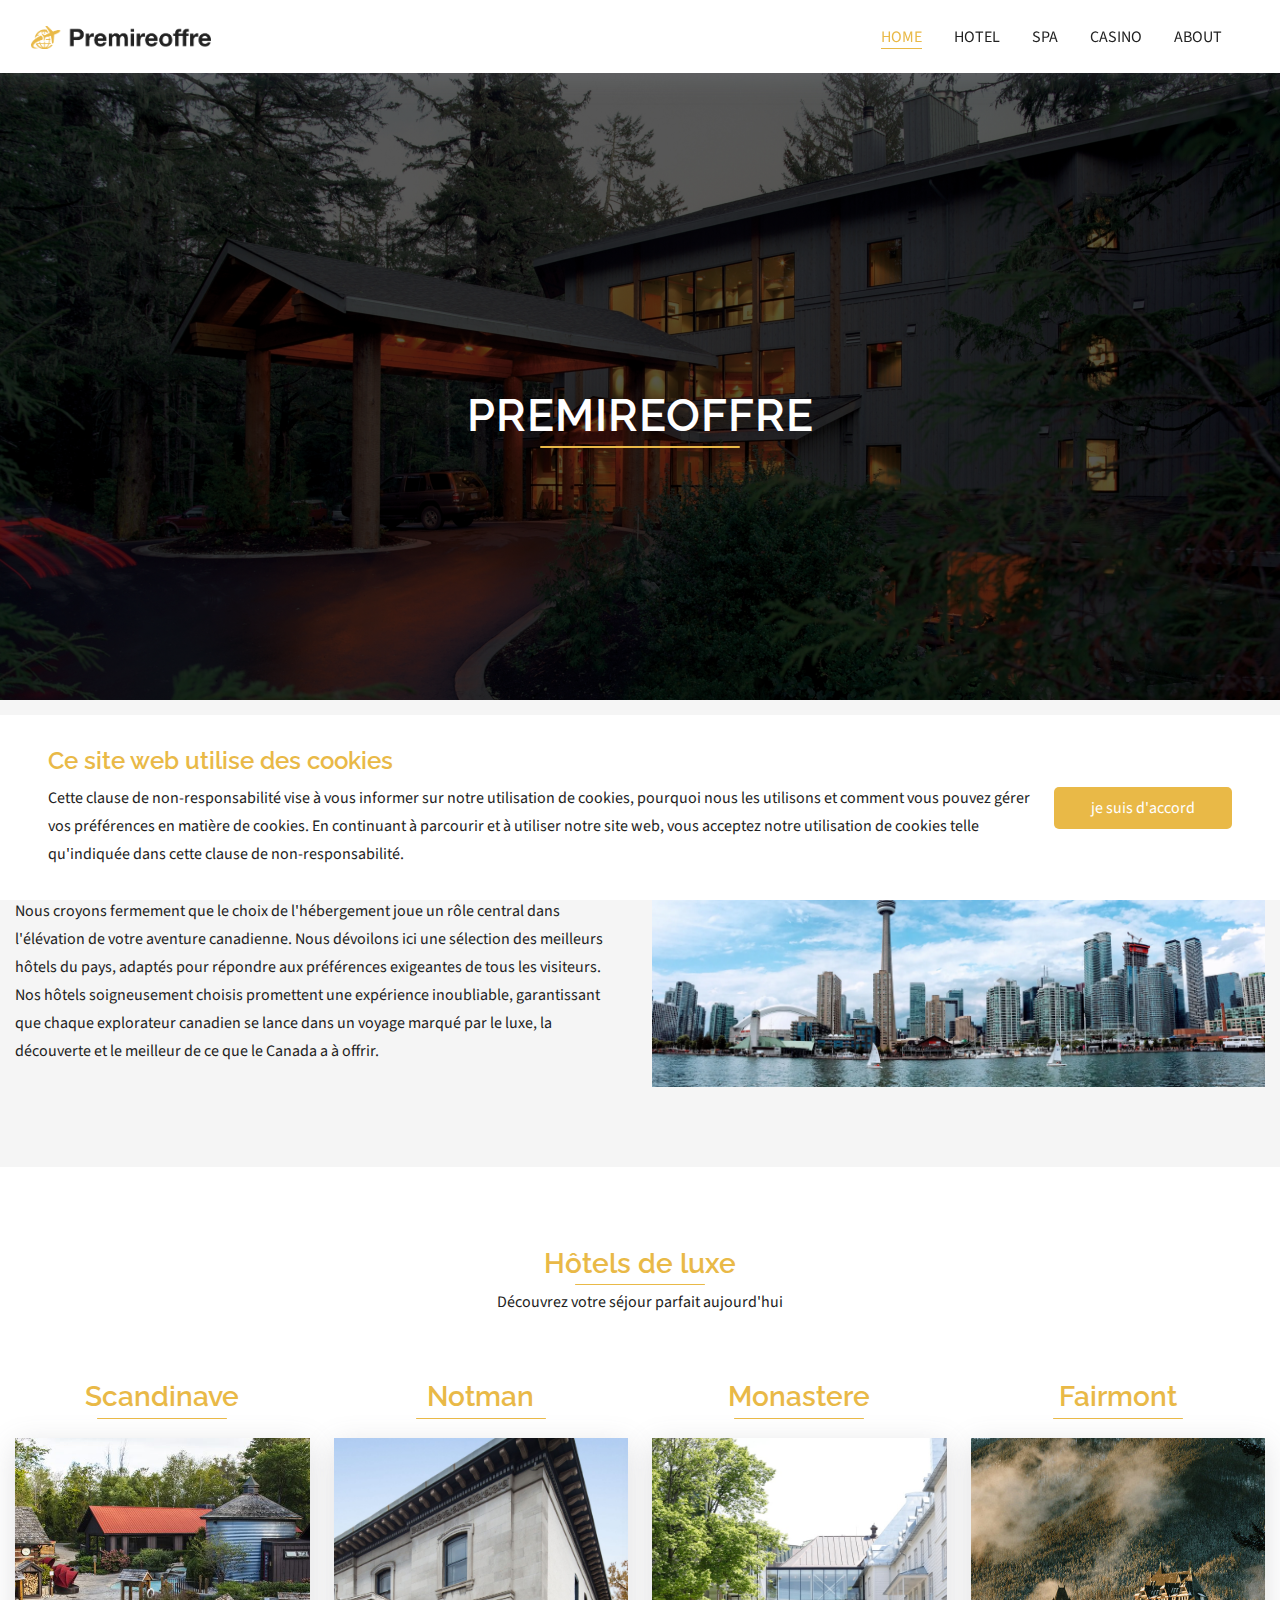
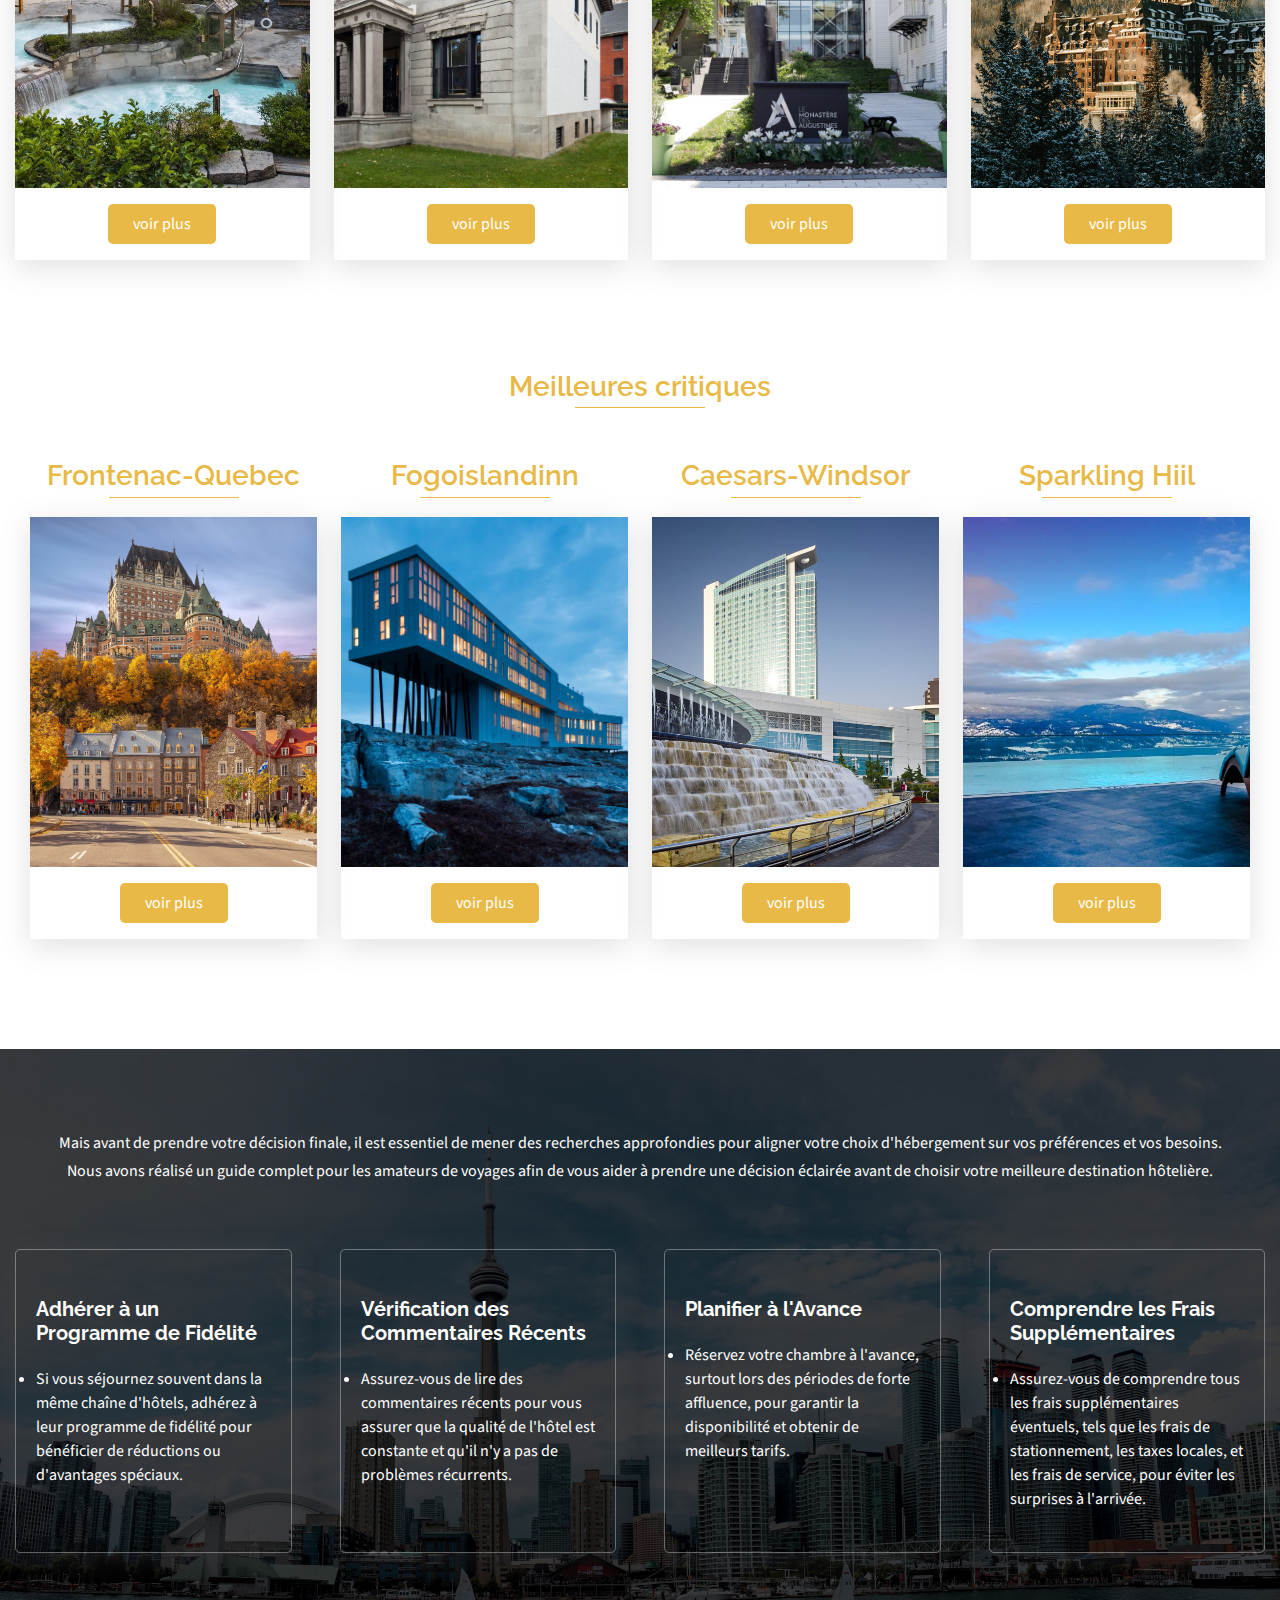
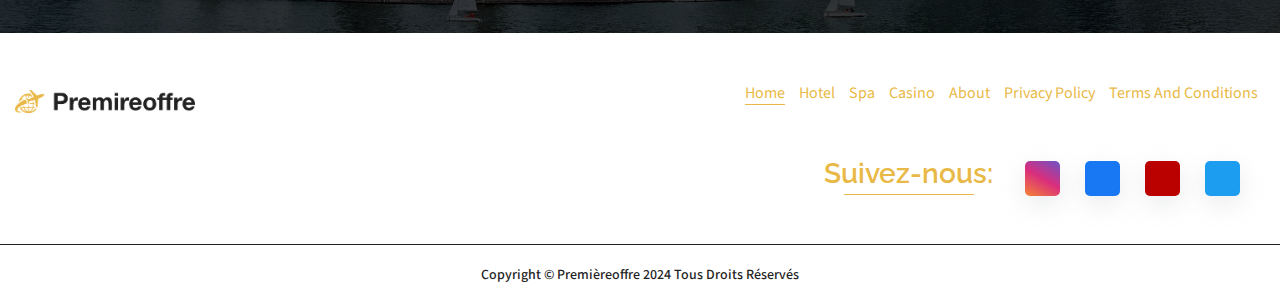
<file: index.html>
<!DOCTYPE html>
<html lang="fr">

<head>
    <meta charset="UTF-8">
    <meta name="viewport" content="width=device-width, initial-scale=1.0">
    <title>Premireoffre</title>
    <link rel="icon" href="./assets/images/favicon.ico" type="image/x-icon">
    <link rel="stylesheet" href="./assets/css/bootstrap.css">
    <link rel="stylesheet" href="./assets/css/style.css">
    <link rel="stylesheet" href="./assets/css/responsive.css">
    <!-- font  -->
    <link rel="stylesheet" href="https://site-assets.fontawesome.com/releases/v6.5.0/css/all.css">

    <link rel="preconnect" href="https://fonts.googleapis.com">
    <link rel="preconnect" href="https://fonts.gstatic.com" crossorigin>
    <link
        href="https://fonts.googleapis.com/css2?family=Cardo:wght@700&family=Cormorant+Garamond:wght@400;500;600;700&family=Lora:wght@400;500&family=Montserrat:wght@300;400;500&family=Palanquin+Dark:wght@500;600;700&family=Playfair+Display:wght@500;600;700&family=Raleway:wght@400;500;600;700&family=Roboto:wght@400;500&display=swap"
        rel="stylesheet">

    <link rel="preconnect" href="https://fonts.googleapis.com">
    <link rel="preconnect" href="https://fonts.gstatic.com" crossorigin>
    <link
        href="https://fonts.googleapis.com/css2?family=Cardo:wght@700&family=Cormorant+Garamond:wght@400;500;600;700&family=Lora:wght@400;500&family=Montserrat:wght@300;400;500&family=Palanquin+Dark:wght@500;600;700&family=Playfair+Display:wght@500;600;700&family=Raleway:wght@400;500;600;700&family=Roboto:wght@400;500&family=Source+Sans+3:wght@400;500&family=Source+Serif+4:opsz,wght@8..60,400;8..60,500&display=swap"
        rel="stylesheet">
</head>

<body>
    <!-- header -->
    <header>
        <nav class="nav container">
            <input type="checkbox" id="nav-check">
            <div class="nav-header">
                <div class="nav-title">
                    <a href="./index.html" class="logo"><img src="./assets/images/logon4.png" alt=""
                        class="img-fluid"></a>
                </div>
            </div>
            <div class="nav-btn">
                <label for="nav-check">
                    <span></span>
                    <span></span>
                    <span></span>
                </label>
            </div>
            <ul class="nav-list">
                <li><a href="./index.html"  class="active">Home</a></li>
                <li><a href="./hotel.html">hotel</a></li>
                <li><a href="./spa.html">Spa</a></li>
                <li><a href="./casino.html">Casino</a></li>
                <!-- <li><a href="./budget.html">Budget</a></li> -->
                <li><a href="./about.html">about</a></li>
            </ul>
        </nav>
    </header>
    <!-- banner -->
    <div id="banner" class="sub_banner home_page_banner page_home_banner">
        <img src="./assets/images/wickaninnish.jpg" alt="sub_banner_img">
        <div class="container">
            <div class="sub_banner_content text-center">
                <h1>Premireoffre</h1>
                <!-- <h5>
                    Flýttu til lands elds og íss með Ferðaveðmál.com, 
                </h5> -->
            </div>
        </div>
    </div>


    <div class="after_banner_section section">
        <div class="container">
            <div class="row align-items-center">
                <div class="col-lg-6">
                    <div class="left_side_ab">
                        <p>La riche tapisserie de paysages et de villes dynamiques du Canada crée un refuge pour les
                            voyageurs en quête de merveilles naturelles et d'attrait cosmopolite. Que vos envies de
                            vacances penchent vers le plein air serein ou la scène urbaine animée, Bettstop Travel a
                            compilé un guide diversifié présentant les meilleurs hôtels pour votre séjour au Canada.
                            Nous croyons fermement que le choix de l'hébergement joue un rôle central dans l'élévation
                            de votre aventure canadienne. Nous dévoilons ici une sélection des meilleurs hôtels du
                            pays, adaptés pour répondre aux préférences exigeantes de tous les visiteurs. Nos hôtels
                            soigneusement choisis promettent une expérience inoubliable, garantissant que chaque
                            explorateur canadien se lance dans un voyage marqué par le luxe, la découverte et le
                            meilleur de ce que le Canada a à offrir.</p>
                    </div>
                </div>
                <div class="col-lg-6">
                    <div class="right_side_ab">
                        <img src="./assets/images/canada_home_bg.webp" alt="" class="img-fluid">
                    </div>
                </div>
            </div>
        </div>
    </div>



    <!-- luxury_hotels -->

    <div class="luxury_hotels section pb-0">
        <div class="container">
            <div class="row">
                <div class="col text-center mb-5">
                    <h2>Hôtels de luxe</h2>
                    <p>Découvrez votre séjour parfait aujourd'hui</p>
                </div>
            </div>
            <div class="luxury_hotels_inner_index">
                <div class="row justify-content-center">
                    <div class="col-md-6 col-lg-3">
                        <h2 class="text-center mb-4">Scandinave</h2>
                        <div class="luxhotel_card">
                            <a href="https://www.scandinave.com/whistler" target="_blank">
                                <img src="./assets/images/lh1.jpg" alt="" class="img-fluid">
                            </a>
                            <div class="text-center py-4">
                                <a href="https://www.scandinave.com/whistler" class="common_btn"  target="_blank">
                                    voir plus</a>
                            </div>
                        </div>


                    </div>

                    <div class="col-md-6 col-lg-3">
                        <h2 class="text-center mb-4">Notman</h2>
                        <div class="luxhotel_card">
                            <a href="https://notman.org/" target="_blank">
                                <img src="./assets/images/lh2.jpg" alt="" class="img-fluid">
                            </a>
                            <div class="text-center py-4">
                                <a href="https://notman.org/" class="common_btn"  target="_blank">
                                    voir plus</a>
                            </div>
                        </div>


                    </div>

                    <div class="col-md-6 col-lg-3">
                        <h2 class="text-center mb-4">Monastere</h2>
                        <div class="luxhotel_card">
                            <a href="https://monastere.ca/" target="_blank">
                                <img src="./assets/images/lh3.jpg" alt="" class="img-fluid">
                            </a>
                            <div class="text-center py-4">
                                <a href="https://monastere.ca/" class="common_btn"  target="_blank">
                                    voir plus</a>
                            </div>
                        </div>
                    </div>


                    <div class="col-md-6 col-lg-3">
                        <h2 class="text-center mb-4">Fairmont</h2>
                        <div class="luxhotel_card">
                            <a href="http://www.fairmont.com/banff-springs/?goto=fiche_hotel&code_hotel=A550&merchantid=seo-maps-CA-A550&sourceid=aw-cen&utm_medium=seo+maps&utm_source=google+Maps&utm_campaign=seo+maps&y_source=1_MTIzNjEzODctNzE1LWxvY2F0aW9uLndlYnNpdGU=" target="_blank">
                                <img src="./assets/images/lh4.jpg" alt="" class="img-fluid">
                            </a>
                            <div class="text-center py-4">
                                <a href="http://www.fairmont.com/banff-springs/?goto=fiche_hotel&code_hotel=A550&merchantid=seo-maps-CA-A550&sourceid=aw-cen&utm_medium=seo+maps&utm_source=google+Maps&utm_campaign=seo+maps&y_source=1_MTIzNjEzODctNzE1LWxvY2F0aW9uLndlYnNpdGU=" class="common_btn"  target="_blank">
                                    voir plus</a>
                            </div>
                        </div>
                    </div>
                </div>
            </div>


            <!-- most popular casino -->

            <div class="luxury_hotels section">
                <div class="container">
                    <div class="row">
                        <div class="col text-center mb-5">
                            <h2>Meilleures critiques</h2>
                        </div>
                    </div>
                    <div class="luxury_hotels_inner_index">
                        <div class="row justify-content-center">
                            <div class="col-md-6 col-lg-3">
                                <h2 class="text-center mb-4">Frontenac-Quebec</h2>
                                <div class="luxhotel_card">
                                    <a href="https://www.fairmont.com/frontenac-quebec/?goto=fiche_hotel&code_hotel=A572&merchantid=seo-maps-FR-A572&sourceid=aw-cen&utm_medium=seo+maps&utm_source=google+Maps&utm_campaign=seo+maps?goto=fiche_hotel&code_hotel=A572&merchantid=seo-maps-CA-A572&sourceid=aw-cen&utm_medium=seo+maps&utm_source=google+Maps&utm_campaign=seo+maps&y_source=1_MTIzNjE0MDAtNzE1LWxvY2F0aW9uLndlYnNpdGU="
                                        target="_blank">
                                        <img src="./assets/images/re1.jpg" alt="" class="img-fluid">
                                    </a>
                                    <div class="text-center py-4">
                                        <a href="https://www.fairmont.com/frontenac-quebec/?goto=fiche_hotel&code_hotel=A572&merchantid=seo-maps-FR-A572&sourceid=aw-cen&utm_medium=seo+maps&utm_source=google+Maps&utm_campaign=seo+maps?goto=fiche_hotel&code_hotel=A572&merchantid=seo-maps-CA-A572&sourceid=aw-cen&utm_medium=seo+maps&utm_source=google+Maps&utm_campaign=seo+maps&y_source=1_MTIzNjE0MDAtNzE1LWxvY2F0aW9uLndlYnNpdGU="
                                            class="common_btn"  target="_blank">voir plus</a>
                                    </div>
                                </div>


                            </div>

                            <div class="col-md-6 col-lg-3">
                                <h2 class="text-center mb-4">Fogoislandinn</h2>
                                <div class="luxhotel_card">
                                    <a href="htthttp://www.fogoislandinn.ca/" target="_blank">
                                        <img src="./assets/images/re2.jpg" alt="" class="img-fluid">
                                    </a>
                                    <div class="text-center py-4">
                                        <a href="htthttp://www.fogoislandinn.ca/" class="common_btn" target="_blank">voir plus</a>
                                    </div>
                                </div>


                            </div>

                            <div class="col-md-6 col-lg-3">
                                <h2 class="text-center mb-4">Caesars-Windsor</h2>
                                <div class="luxhotel_card">
                                    <a href="https://www.caesars.com/caesars-windsor/hotel" target="_blank">
                                        <img src="./assets/images/re3.jpg" alt="" class="img-fluid">
                                    </a>
                                    <div class="text-center py-4">
                                        <a href="https://www.caesars.com/caesars-windsor/hotel" class="common_btn"  target="_blank">voir
                                            plus</a>
                                    </div>
                                </div>

                            </div>

                            <div class="col-md-6 col-lg-3">
                                <h2 class="text-center mb-4">Sparkling Hiil</h2>
                                <div class="luxhotel_card">
                                    <a href="http://www.wickinn.com/ps://www.sparklinghill.com/" target="_blank">
                                        <img src="./assets/images/re4.jpg" alt="" class="img-fluid">
                                    </a>
                                    <div class="text-center py-4">
                                        <a href="http://www.wickinn.com/ps://www.sparklinghill.com/"
                                            class="common_btn"  target="_blank">voir plus</a>
                                    </div>
                                </div>

                            </div>

                        </div>
                    </div>
                </div>
            </div>
        </div>
</div>

        <!-- why choose section -->
        <div class="why_choose section">
            <div class="container">
                <div class="row">
                    <div class="col text-center mb-5">
                        <p>Mais avant de prendre votre décision finale, il est essentiel de mener des recherches
                            approfondies pour aligner votre choix d'hébergement sur vos préférences et vos
                            besoins. <br>Nous avons réalisé un guide complet pour les amateurs de voyages afin de
                            vous aider à prendre une décision éclairée avant de choisir votre meilleure
                            destination hôtelière.</p>
                    </div>
                </div>

                <div class="why_choose_inner">
                    <div class="row g-5 justify-content-center">
                        <div class="col-md-6 col-lg-4 col-xl-3">
                            <div class="why_choose_card">
                                <h3>Adhérer à un Programme de Fidélité</h3>
                                <ul>
                                    <li>Si vous séjournez souvent dans la même chaîne d'hôtels, adhérez à
                                        leur programme de fidélité pour bénéficier de réductions ou
                                        d'avantages spéciaux.</li>
                                </ul>

                            </div>
                        </div>
                        <div class="col-md-6 col-lg-4 col-xl-3">
                            <div class="why_choose_card">
                                <h3>Vérification des Commentaires Récents</h3>
                                <ul>
                                    <li>Assurez-vous de lire des commentaires récents pour vous assurer que
                                        la qualité de l'hôtel est constante et qu'il n'y a pas de problèmes
                                        récurrents.</li>
                                </ul>

                            </div>
                        </div>
                        <div class="col-md-6 col-lg-4 col-xl-3">
                            <div class="why_choose_card">
                                <h3>Planifier à l'Avance</h3>
                                <ul>
                                    <li>Réservez votre chambre à l'avance, surtout lors des périodes de forte
                                        affluence, pour garantir la disponibilité et obtenir de meilleurs tarifs.
                                    </li>
                                </ul>

                            </div>
                        </div>
                        <div class="col-md-6 col-lg-4 col-xl-3">
                            <div class="why_choose_card">
                                <h3>Comprendre les Frais Supplémentaires</h3>
                                <ul>
                                    <li>Assurez-vous de comprendre tous les frais supplémentaires éventuels,
                                        tels que les frais de stationnement, les taxes locales, et les frais de
                                        service, pour éviter les surprises à l'arrivée.</li>
                                </ul>

                            </div>
                        </div>

                    </div>
                </div>
            </div>
        </div>


        <!-- bottom_text_section -->
        <!-- <div class="bottom_text_section section">
                <div class="container">
                    <div class="row">
                        <div class="col">
                            <p>Byrjaðu íslenska ferðina þína með því að slá inn ferðadagsetningar þínar og valinn stað.
                                Leiðandi viðmót okkar og notendavæna hönnun gera það auðvelt að rata og veita þér
                                óaðfinnanlega bókunarupplifun. Þegar þú skipuleggur dvöl þína, leyfðu Ferðaveðmál.com að
                                vera traustur félagi þinn, sem gerir drauminn þinn á Íslandi að veruleika.</p>
                            <p>Bókaðu núna og sökktu þér niður í töfra Íslands með gistingu sem eru eins óvenjuleg og
                                landslagið sem umlykur þau. Skoðaðu, upplifðu og faðmaðu hlýju íslenskrar gestrisni með
                                Ferðaveðmál.com. Ævintýrið þitt byrjar hér.</p>
                        </div>
                    </div>
                </div>
            </div> -->

    <footer class="py-5">
        <div class="container">
            <div class="top_footer">
                <div class="row align-items-center">
                    <div class="col-12 col-xl-3">
                        <div class="footer_left">
                            <a href="./index.html">
                                <img src="./assets/images/logon4.png" alt="" class="img-fluid">
                            </a>
                        </div>
                    </div>
                    <div class="col-12 col-xl-9">
                        <div class="footer_left footer_right_ul">
                            <ul>
                                <li><a href="./index.html" class="active">Home</a></li>
                                <li><a href="./hotel.html">Hotel</a></li>
                                <li><a href="./spa.html">Spa</a></li>
                                <li><a href="./casino.html">Casino</a></li>
                                <!-- <li><a href="./budget.html">Budget</a></li> -->
                                <li><a href="./about.html">about</a></li>
                                <li><a href="./privacy_policy.html">Privacy policy</a></li>
                                <li><a href="./terms_and_conditions.html">Terms and Conditions</a></li>
                            </ul>
                        </div>
                    </div>
                </div>
            </div>
            <div class="row">
                <div class="col">
                    <div class="footer_right">
                        <h2 class="mb-0">Suivez-nous: </h2>
                        <ul>
                            <li><a href=""><i class="fa-brands fa-instagram"></i></a></li>
                            <li><a href=""><i class="fa-brands fa-facebook-f"></i></a></li>
                            <li><a href=""><i class="fa-brands fa-youtube"></i></a></li>
                            <li><a href=""><i class="fa-brands fa-twitter"></i></a></li>
                        </ul>
                    </div>
                </div>
            </div>
        </div>
    </footer>
    <div class="lower_footer">
        <div class="container">
            <div class="row">
                <div class="col text-center">
                    <p class="py-3 mb-0">Copyright © Premièreoffre 2024 Tous droits réservés</p>
                </div>
            </div>
        </div>
    </div>


  

        <div class="cookie-alert show">
            <div class="card-body">
                <div class="cookie-content">
                    <h4>
                        Ce site web utilise des cookies</h4>
                    <p>Cette clause de non-responsabilité vise à vous informer sur notre utilisation de
                        cookies, pourquoi nous les utilisons et comment vous pouvez gérer vos préférences
                        en matière de cookies. En continuant à parcourir et à utiliser notre site web, vous
                        acceptez notre utilisation de cookies telle qu'indiquée dans cette clause de
                        non-responsabilité.
                    </p>
                </div>
                <div class="accept-btn">
                    <a href="#" class="accept-cookies common_btn">je suis d'accord</a>
                </div>
            </div>
        </div>
        <script src="https://code.jquery.com/jquery-3.7.1.min.js"
            integrity="sha256-/JqT3SQfawRcv/BIHPThkBvs0OEvtFFmqPF/lYI/Cxo=" crossorigin="anonymous"></script>
        <script src="./assets/js/bootstrap.bundle.js"></script>
        <script>
            (function () {
                "use strict";

                var cookieAlert = document.querySelector(".cookie-alert");
                var acceptCookies = document.querySelector(".accept-cookies");

                cookieAlert.offsetHeight; // Force browser to trigger reflow (https://stackoverflow.com/a/39451131)

                if (!getCookie("acceptCookies")) {
                    cookieAlert.classList.add("show");
                }

                acceptCookies.addEventListener("click", function () {
                    setCookie("acceptCookies", true, 60);
                    cookieAlert.classList.remove("show");
                });
            })();

            // Cookie functions stolen from w3schools
            function setCookie(cname, cvalue, exdays) {
                var d = new Date();
                d.setTime(d.getTime() + (exdays * 24 * 60 * 60 * 1000));
                var expires = "expires=" + d.toUTCString();
                document.cookie = cname + "=" + cvalue + ";" + expires + ";path=/";
            }

            function getCookie(cname) {
                var name = cname + "=";
                var decodedCookie = decodeURIComponent(document.cookie);
                var ca = decodedCookie.split(';');
                for (var i = 0; i < ca.length; i++) {
                    var c = ca[i];
                    while (c.charAt(0) === ' ') {
                        c = c.substring(1);
                    }
                    if (c.indexOf(name) === 0) {
                        return c.substring(name.length, c.length);
                    }
                }
                return "";
            }
        </script>
</body>

</html>
</file>
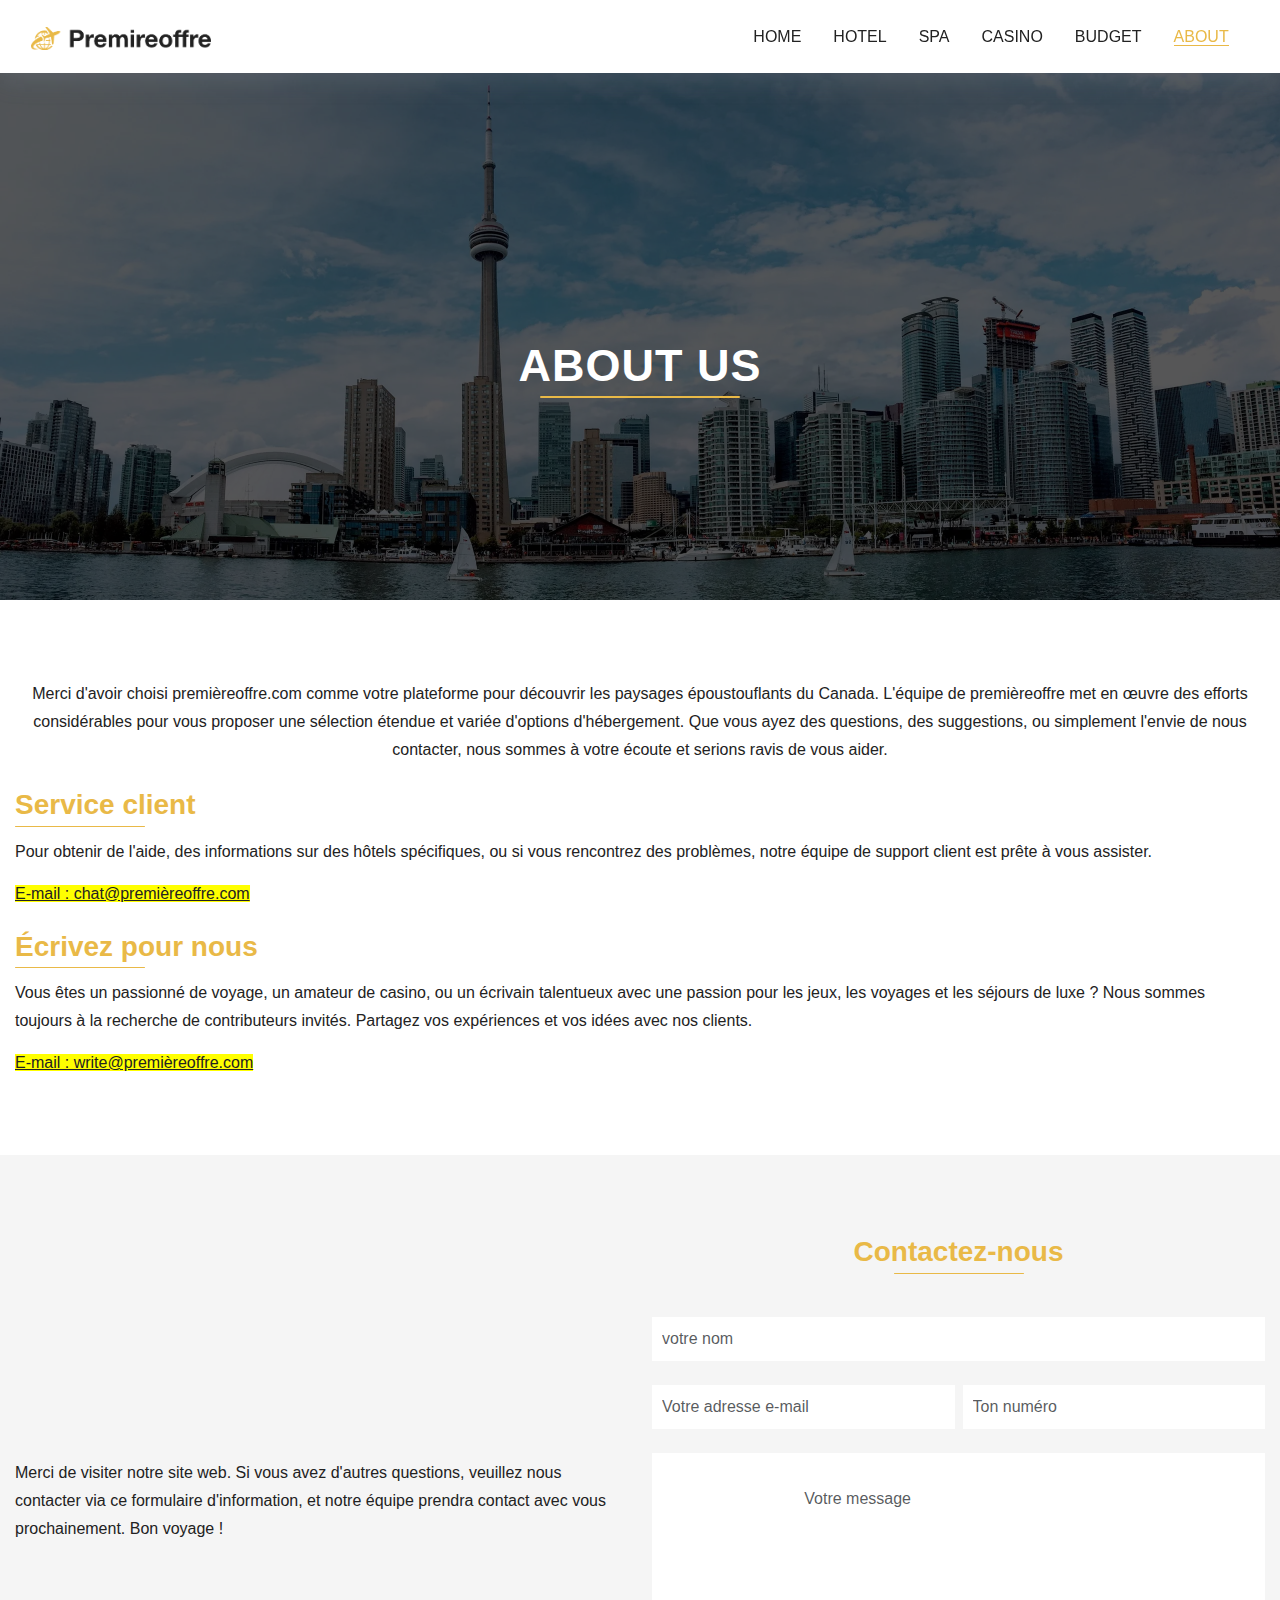
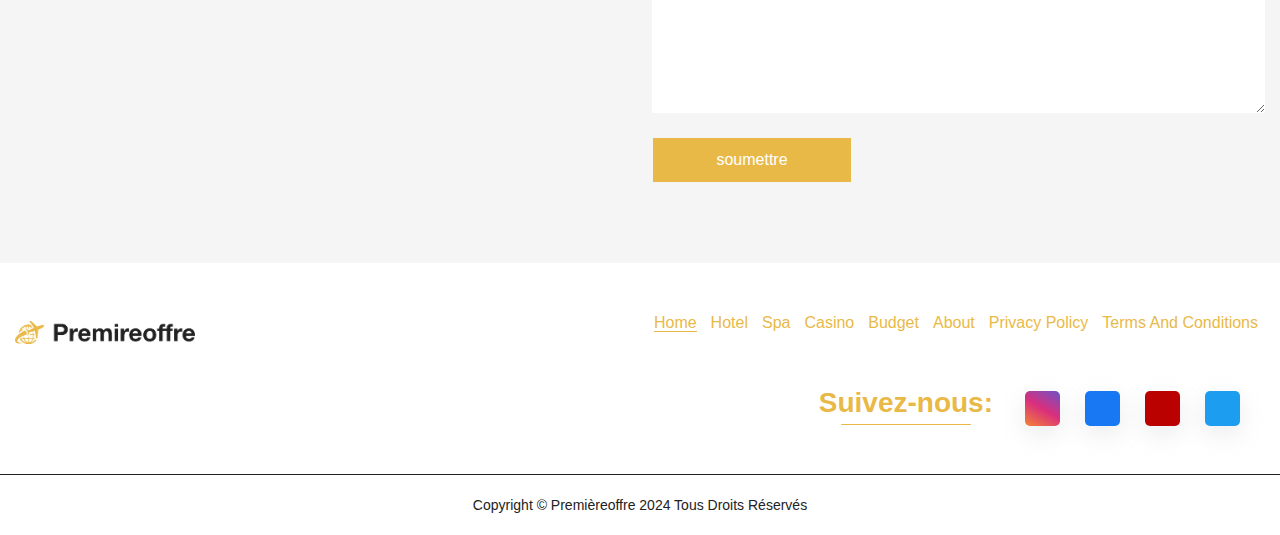
<file: about.html>
<!DOCTYPE html>
<html lang="fr">

<head>
    <meta charset="UTF-8">
    <meta name="viewport" content="width=device-width, initial-scale=1.0">
    <title>About</title>
    <link rel="icon" href="./assets/images/favicon.ico" type="image/x-icon">
    <link rel="stylesheet" href="./assets/css/bootstrap.css">
    <link rel="stylesheet" href="./assets/css/style.css">
    <link rel="stylesheet" href="./assets/css/responsive.css">
    <!-- font  -->
    <link rel="stylesheet" href="https://site-assets.fontawesome.com/releases/v6.5.0/css/all.css">

    <link rel="preconnect" href="https://fonts.googleapis.com">
    <link rel="preconnect" href="https://fonts.gstatic.com" crossorigin>
    <link
        href="https://fonts.googleapis.com/css2?family=Cardo:wght@700&family=Cormorant+Garamond:wght@400;500;600;700&family=Lora:wght@400;500&family=Montserrat:wght@400;500;600&family=Palanquin+Dark:wght@500;600;700&family=Playfair+Display:wght@500;600;700&family=Roboto:wght@400;500&display=swap"
        rel="stylesheet">

    <link rel="preconnect" href="https://fonts.googleapis.com">
    <link rel="preconnect" href="https://fonts.gstatic.com" crossorigin>
    <link
        href="https://fonts.googleapis.com/css2?family=Cardo:wght@700&family=Cormorant+Garamond:wght@400;500;600;700&family=Lora:wght@400;500&family=Montserrat:wght@300;400;500&family=Palanquin+Dark:wght@500;600;700&family=Playfair+Display:wght@500;600;700&family=Roboto:wght@400;500&display=swap"
        rel="stylesheet">
</head>

<body>
    <!-- header -->
    <header>
        <nav class="nav container">
            <input type="checkbox" id="nav-check">
            <div class="nav-header">
                <div class="nav-title">
                    <a href="./index.html" class="logo"><img src="./assets/images/logon4.png" alt=""
                        class="img-fluid"></a>
                </div>
            </div>
            <div class="nav-btn">
                <label for="nav-check">
                    <span></span>
                    <span></span>
                    <span></span>
                </label>
            </div>
            <ul class="nav-list">
                <li><a href="./index.html">Home</a></li>
                <li><a href="./hotel.html">hotel</a></li>
                <li><a href="./spa.html">Spa</a></li>
                <li><a href="./casino.html">Casino</a></li>
                <li><a href="./budget.html">Budget</a></li>
                <li><a href="./about.html" class="active">about</a></li>
            </ul>
        </nav>
    </header>
    <!-- banner -->
    <div id="banner" class="sub_banner home_page_banner">
        <img src="./assets/images/canada_home_bg.webp" alt="sub_banner_img">
        <div class="container">
            <div class="sub_banner_content text-center">
                <h1>About Us</h1>
              
            </div>
        </div>
    </div>

    <div class="about_us section">
        <div class="container">
            <div class="row mb-4">
                <div class="col">
                    <p class="text-center mb-4">Merci d'avoir choisi premièreoffre.com comme votre plateforme pour découvrir les
                        paysages époustouflants du Canada. L'équipe de premièreoffre met en œuvre des
                        efforts considérables pour vous proposer une sélection étendue et variée d'options
                        d'hébergement. Que vous ayez des questions, des suggestions, ou simplement
                        l'envie de nous contacter, nous sommes à votre écoute et serions ravis de vous aider.</p>
                    <h2 class="mb-3">Service client</h2>
                    <p>Pour obtenir de l'aide, des informations sur des hôtels spécifiques, ou si vous
                        rencontrez des problèmes, notre équipe de support client est prête à vous assister.</p>
                        <a href="mailto:chat@premièreoffre.com">E-mail : chat@premièreoffre.com</a>
                </div>
            </div>

            <div class="row">
                <div class="col">
                    <h2 class="mb-3">Écrivez pour nous</h2>
                    <p>Vous êtes un passionné de voyage, un amateur de casino, ou un écrivain talentueux
                        avec une passion pour les jeux, les voyages et les séjours de luxe ? Nous sommes
                        toujours à la recherche de contributeurs invités. Partagez vos expériences et vos
                        idées avec nos clients.</p>
                        <a href="mailto:write@premièreoffre.com">E-mail : write@premièreoffre.com</a>
                </div>
            </div>
        </div>
    </div>



    <div class="contact_us section">
        <div class="container">
            <div class="row align-items-center">
                <div class="col-lg-6">
                    <div class="left_side_first">
                        <p>Merci de visiter notre site web. Si vous avez d'autres questions, veuillez nous
                            contacter via ce formulaire d'information, et notre équipe prendra contact avec vous
                            prochainement. Bon voyage !
                        </p>
                    </div>
                </div>
                <div class="col-lg-6">
                    <div class="right_side_first">
                        <!-- <img src="./assets/images/Homebanner.jpeg" alt="" class="img-fluid"> -->
                        <h2 class="mb-5 text-center">
                            Contactez-nous</h2>
                        <form action="#">
                            <div class="div mb-4">
                                <input type="text" placeholder="votre nom" class="form-control ">
                            </div>
                            <div class="div  mb-4 d-flex">
                                <input type="email" placeholder="Votre adresse e-mail" class="form-control me-2">
                                <input type="number" placeholder="Ton numéro" class="form-control">
                            </div>
                            <div class="div mb-4">
                                <textarea class="form-control" placeholder="
                                Votre message" rows="10"></textarea>
                            </div>
                            <div class="div">
                                <input type="submit" value="soumettre" class="form-control sub_btn">
                            </div>
                        </form>
                    </div>
                </div>
            </div>
        </div>
    </div>


    <footer class="py-5">
        <div class="container">
            <div class="top_footer">
                <div class="row align-items-center">
                    <div class="col-12 col-xl-3">
                        <div class="footer_left">
                            <a href="./index.html" class="logo"><img src="./assets/images/logon4.png" alt=""
                                class="img-fluid"></a>
                        </div>
                    </div>
                    <div class="col-12 col-xl-9">
                        <div class="footer_left footer_right_ul">
                            <ul>
                                <li><a href="./index.html" class="active">Home</a></li>
                                <li><a href="./hotel.html">Hotel</a></li>
                                <li><a href="./spa.html">Spa</a></li>
                                <li><a href="./casino.html">Casino</a></li>
                                <li><a href="./budget.html">Budget</a></li>
                                <li><a href="./about.html">about</a></li>
                                <li><a href="./privacy_policy.html">Privacy policy</a></li>
                                <li><a href="./terms_and_conditions.html">Terms and Conditions</a></li>
                            </ul>
                        </div>
                    </div>
                </div>
            </div>
            <div class="row">
                <div class="col">
                    <div class="footer_right">
                        <h2 class="mb-0">Suivez-nous: </h2>
                        <ul>
                            <li><a href=""><i class="fa-brands fa-instagram"></i></a></li>
                            <li><a href=""><i class="fa-brands fa-facebook-f"></i></a></li>
                            <li><a href=""><i class="fa-brands fa-youtube"></i></a></li>
                            <li><a href=""><i class="fa-brands fa-twitter"></i></a></li>
                        </ul>
                    </div>
                </div>
            </div>
        </div>
    </footer>
    <div class="lower_footer">
        <div class="container">
            <div class="row">
                <div class="col text-center">
                    <p class="py-3 mb-0">Copyright © Premièreoffre 2024 Tous droits réservés</p>
                </div>
            </div>
        </div>
    </div>

    <script src="https://code.jquery.com/jquery-3.7.1.min.js"
        integrity="sha256-/JqT3SQfawRcv/BIHPThkBvs0OEvtFFmqPF/lYI/Cxo=" crossorigin="anonymous"></script>
    <script src="./assets/js/bootstrap.bundle.js"></script>

</body>

</html>
</file>
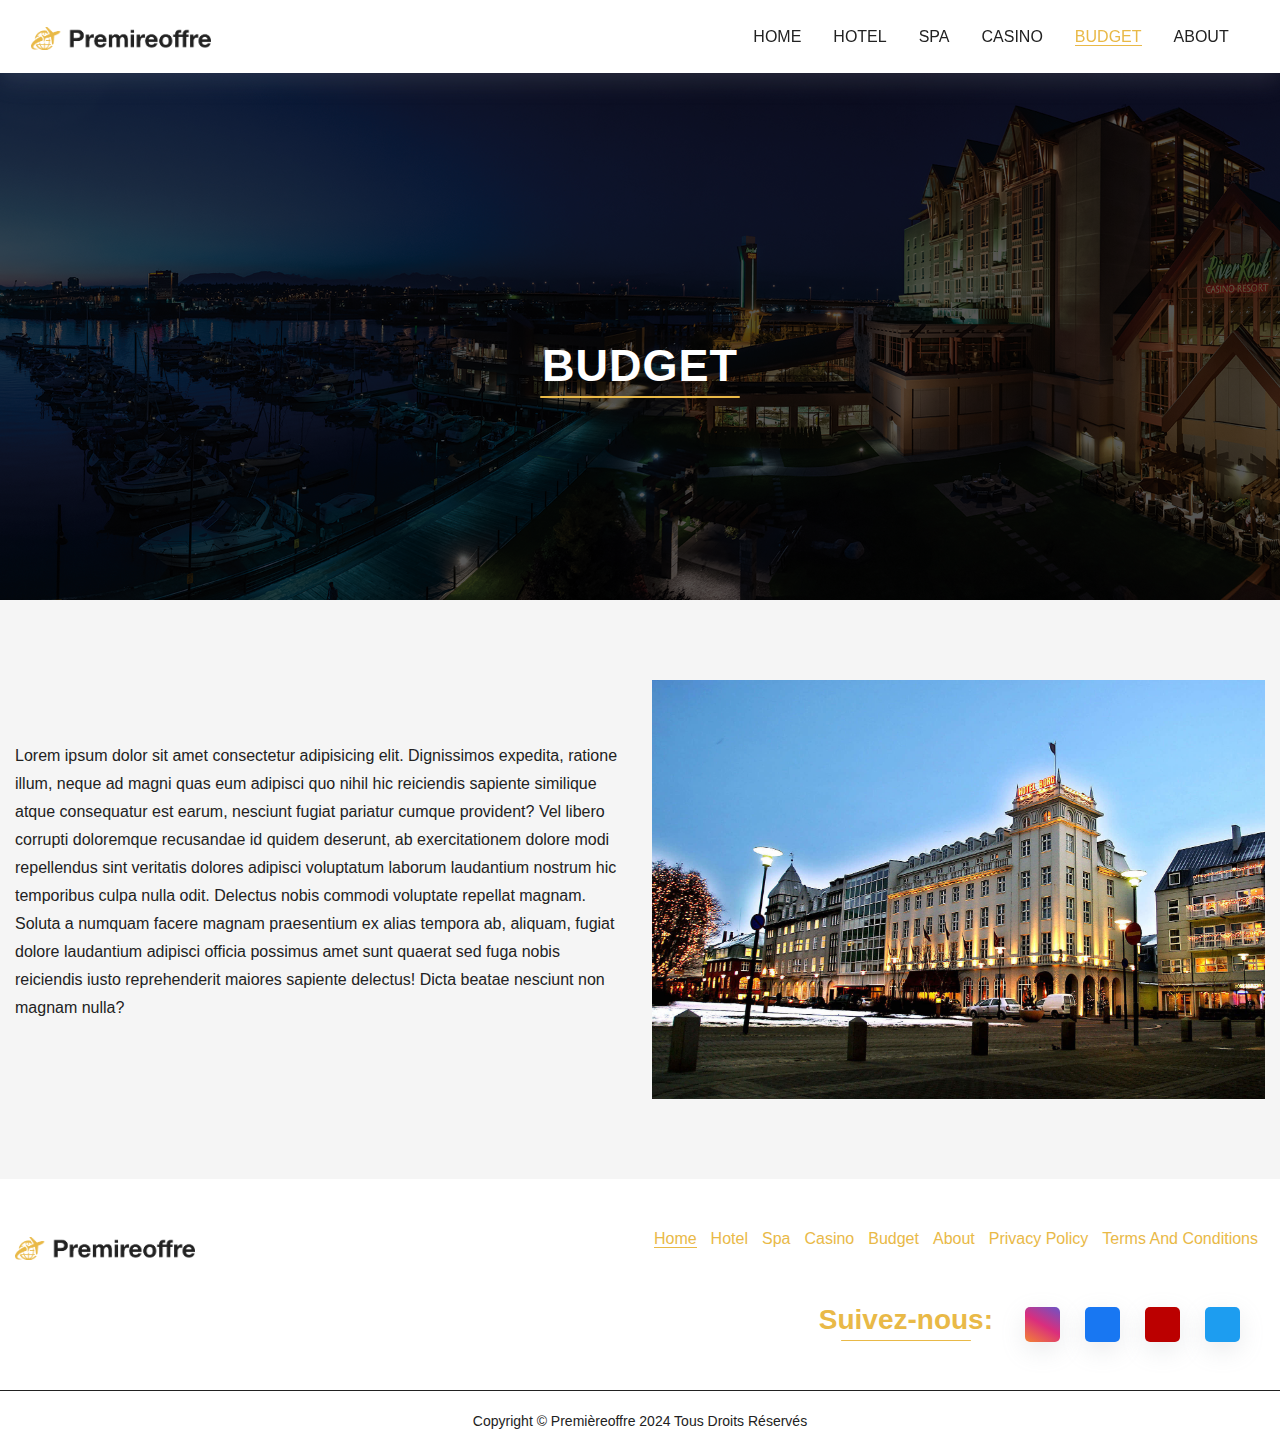
<file: budget.html>
<!DOCTYPE html>
<html lang="fr">

<head>
    <meta charset="UTF-8">
    <meta name="viewport" content="width=device-width, initial-scale=1.0">
    <title>Budget</title>
    <link rel="icon" href="./assets/images/favicon.ico" type="image/x-icon">
    <link rel="stylesheet" href="./assets/css/bootstrap.css">
    <link rel="stylesheet" href="./assets/css/style.css">
    <link rel="stylesheet" href="./assets/css/responsive.css">
    <!-- font  -->
    <link rel="stylesheet" href="https://site-assets.fontawesome.com/releases/v6.5.0/css/all.css">

    <link rel="preconnect" href="https://fonts.googleapis.com">
    <link rel="preconnect" href="https://fonts.gstatic.com" crossorigin>
    <link
        href="https://fonts.googleapis.com/css2?family=Cardo:wght@700&family=Cormorant+Garamond:wght@400;500;600;700&family=Lora:wght@400;500&family=Montserrat:wght@400;500;600&family=Palanquin+Dark:wght@500;600;700&family=Playfair+Display:wght@500;600;700&family=Roboto:wght@400;500&display=swap"
        rel="stylesheet">

    <link rel="preconnect" href="https://fonts.googleapis.com">
    <link rel="preconnect" href="https://fonts.gstatic.com" crossorigin>
    <link
        href="https://fonts.googleapis.com/css2?family=Cardo:wght@700&family=Cormorant+Garamond:wght@400;500;600;700&family=Lora:wght@400;500&family=Montserrat:wght@300;400;500&family=Palanquin+Dark:wght@500;600;700&family=Playfair+Display:wght@500;600;700&family=Roboto:wght@400;500&display=swap"
        rel="stylesheet">
</head>

<body>
    <!-- header -->
    <header>
        <nav class="nav container">
            <input type="checkbox" id="nav-check">
            <div class="nav-header">
                <div class="nav-title">
                    <a href="./index.html" class="logo"><img src="./assets/images/logon4.png" alt=""
                            class="img-fluid"></a>
                </div>
            </div>
            <div class="nav-btn">
                <label for="nav-check">
                    <span></span>
                    <span></span>
                    <span></span>
                </label>
            </div>
            <ul class="nav-list">
                <li><a href="./index.html">Home</a></li>
                <li><a href="./hotel.html">hotel</a></li>
                <li><a href="./spa.html">Spa</a></li>
                <li><a href="./casino.html">Casino</a></li>
                <li><a href="./budget.html" class="active">Budget</a></li>
                <li><a href="./about.html">about</a></li>
            </ul>
        </nav>
    </header>
    <!-- banner -->
    <div id="banner" class="sub_banner home_page_banner">
        <img src="./assets/images/ca4.jpg" alt="sub_banner_img">
        <div class="container">
            <div class="sub_banner_content text-center">
                <h1>budget</h1>

            </div>
        </div>
    </div>


    <div class="after_banner_section section">
        <div class="container">
            <div class="row align-items-center">
                <div class="col-lg-6">
                    <div class="left_side_ab">
                        <p>Lorem ipsum dolor sit amet consectetur adipisicing elit. Dignissimos expedita, ratione illum,
                            neque ad magni quas eum adipisci quo nihil hic reiciendis sapiente similique atque
                            consequatur est earum, nesciunt fugiat pariatur cumque provident? Vel libero corrupti
                            doloremque recusandae id quidem deserunt, ab exercitationem dolore modi repellendus sint
                            veritatis dolores adipisci voluptatum laborum laudantium nostrum hic temporibus culpa nulla
                            odit. Delectus nobis commodi voluptate repellat magnam. Soluta a numquam facere magnam
                            praesentium ex alias tempora ab, aliquam, fugiat dolore laudantium adipisci officia possimus
                            amet sunt quaerat sed fuga nobis reiciendis iusto reprehenderit maiores sapiente delectus!
                            Dicta beatae nesciunt non magnam nulla?</p>
                    </div>
                </div>
                <div class="col-lg-6">
                    <div class="right_side_ab">
                        <img src="./assets/images/hotel3.jpg" alt="" class="img-fluid">
                    </div>
                </div>
            </div>
        </div>
    </div>



    <footer class="py-5">
        <div class="container">
            <div class="top_footer">
                <div class="row align-items-center">
                    <div class="col-12 col-xl-3">
                        <div class="footer_left">
                            <a href="./index.html" class="logo"><img src="./assets/images/logon4.png" alt=""
                                    class="img-fluid"></a>
                        </div>
                    </div>
                    <div class="col-12 col-xl-9">
                        <div class="footer_left footer_right_ul">
                            <ul>
                                <li><a href="./index.html" class="active">Home</a></li>
                                <li><a href="./hotel.html">Hotel</a></li>
                                <li><a href="./spa.html">Spa</a></li>
                                <li><a href="./casino.html">Casino</a></li>
                                <li><a href="./budget.html">Budget</a></li>
                                <li><a href="./about.html">about</a></li>
                                <li><a href="./privacy_policy.html">Privacy policy</a></li>
                                <li><a href="./terms_and_conditions.html">Terms and Conditions</a></li>
                            </ul>
                        </div>
                    </div>
                </div>
            </div>
            <div class="row">
                <div class="col">
                    <div class="footer_right">
                        <h2 class="mb-0">Suivez-nous: </h2>
                        <ul>
                            <li><a href=""><i class="fa-brands fa-instagram"></i></a></li>
                            <li><a href=""><i class="fa-brands fa-facebook-f"></i></a></li>
                            <li><a href=""><i class="fa-brands fa-youtube"></i></a></li>
                            <li><a href=""><i class="fa-brands fa-twitter"></i></a></li>
                        </ul>
                    </div>
                </div>
            </div>
        </div>
    </footer>
    <div class="lower_footer">
        <div class="container">
            <div class="row">
                <div class="col text-center">
                    <p class="py-3 mb-0">Copyright © Premièreoffre 2024 Tous droits réservés</p>
                </div>
            </div>
        </div>
    </div>

    <script src="https://code.jquery.com/jquery-3.7.1.min.js"
        integrity="sha256-/JqT3SQfawRcv/BIHPThkBvs0OEvtFFmqPF/lYI/Cxo=" crossorigin="anonymous"></script>
    <script src="./assets/js/bootstrap.bundle.js"></script>

</body>

</html>
</file>
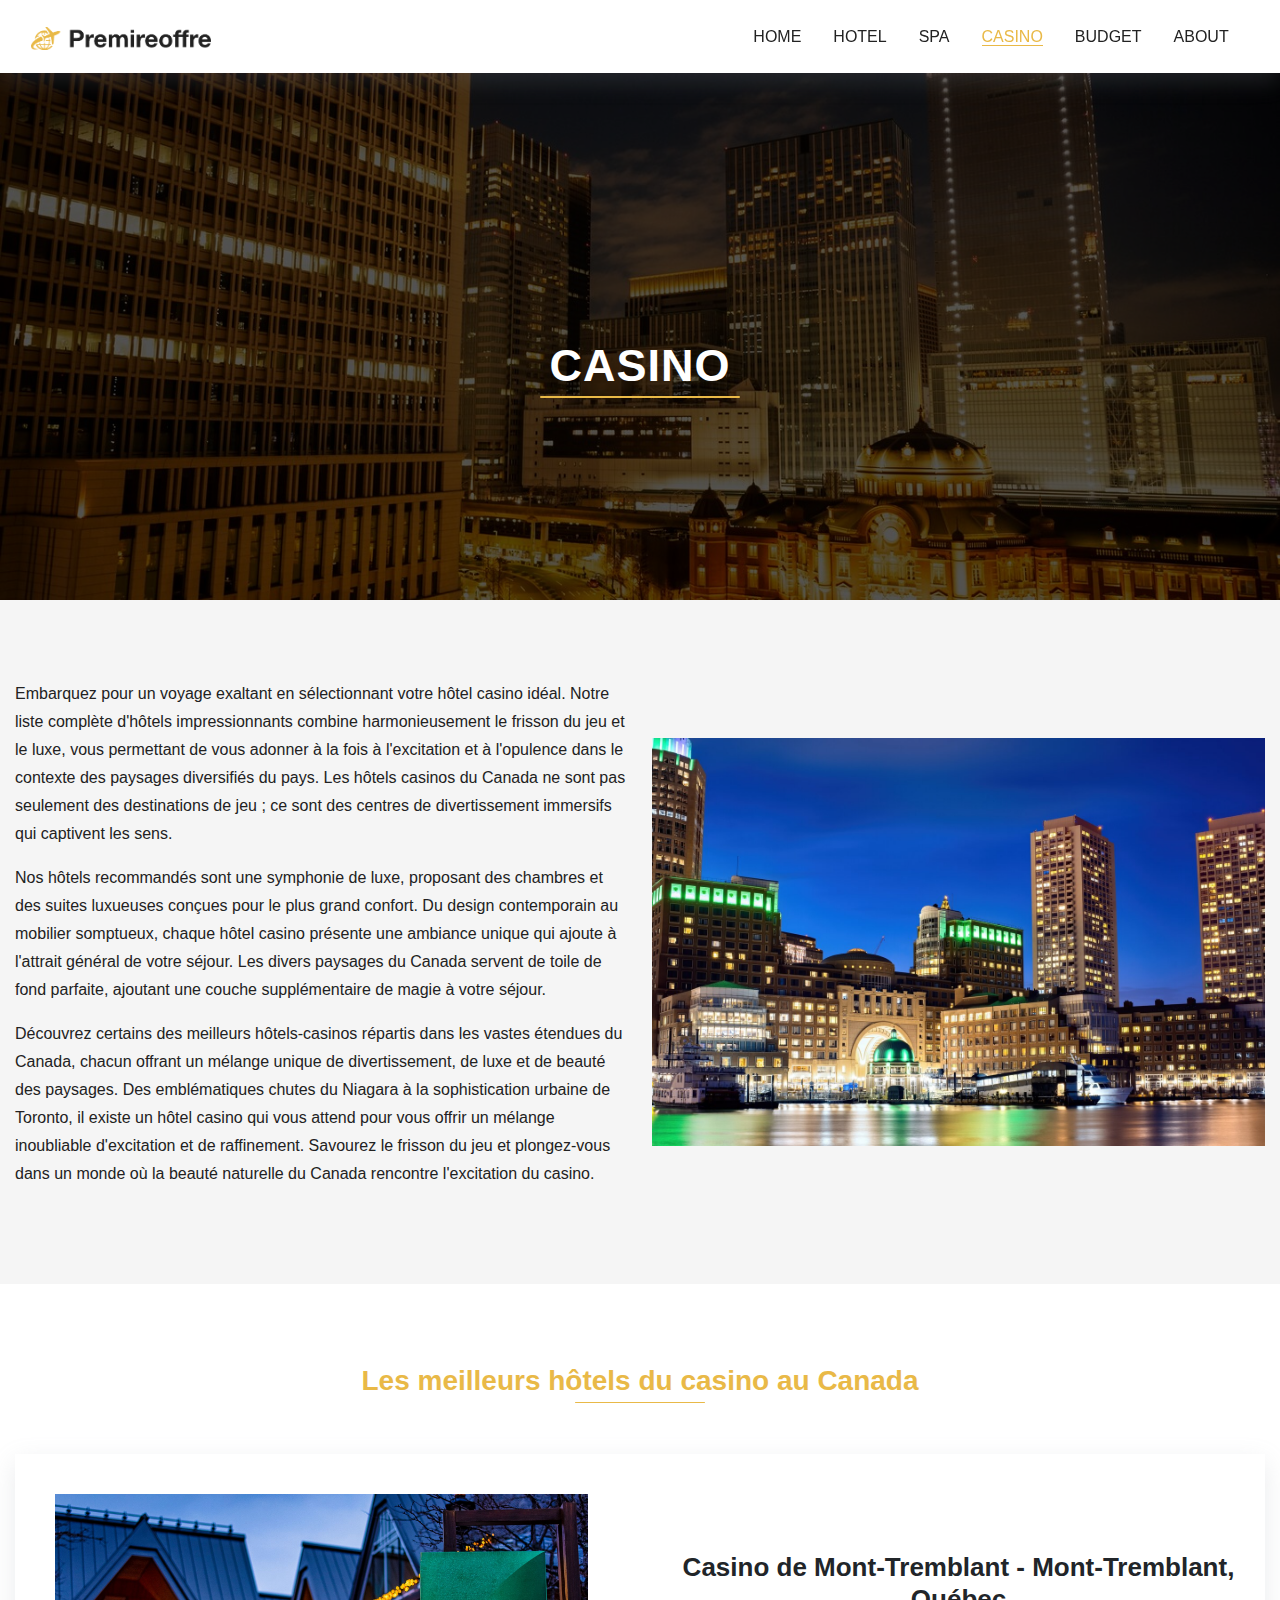
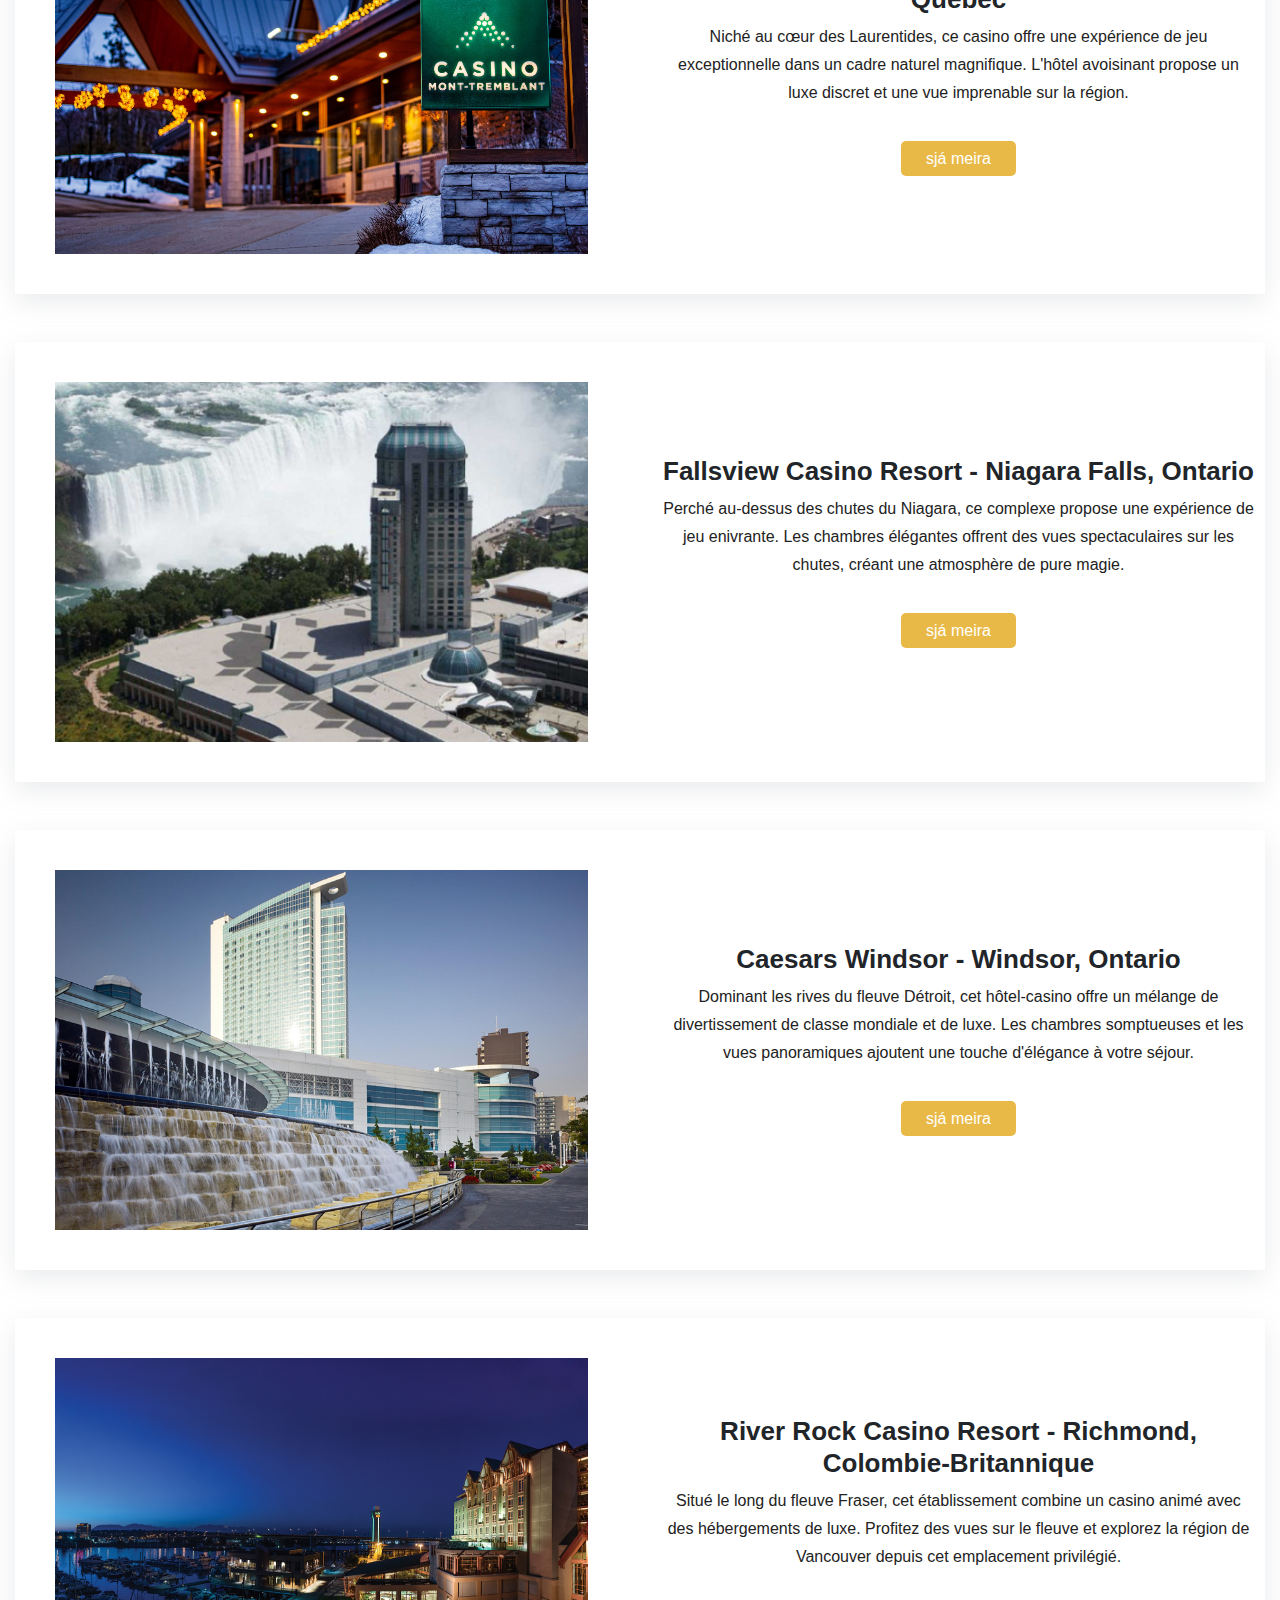
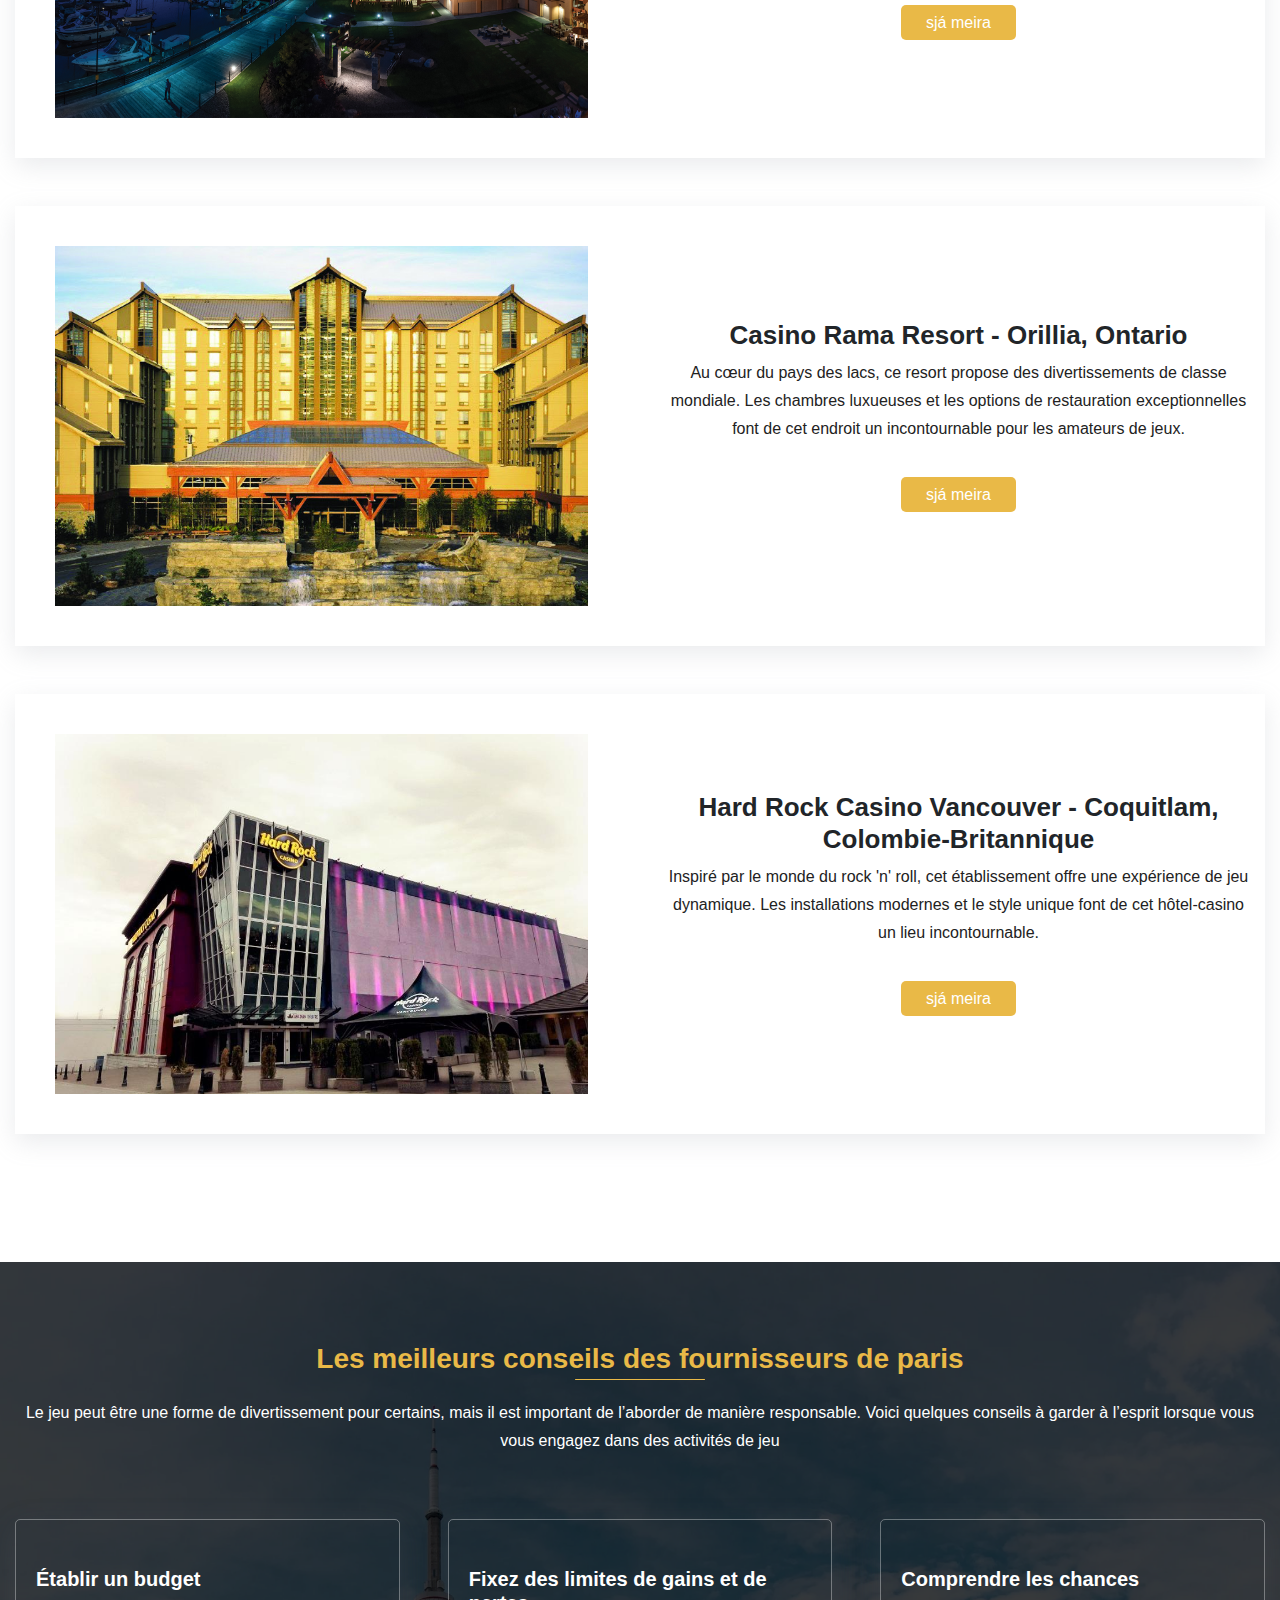
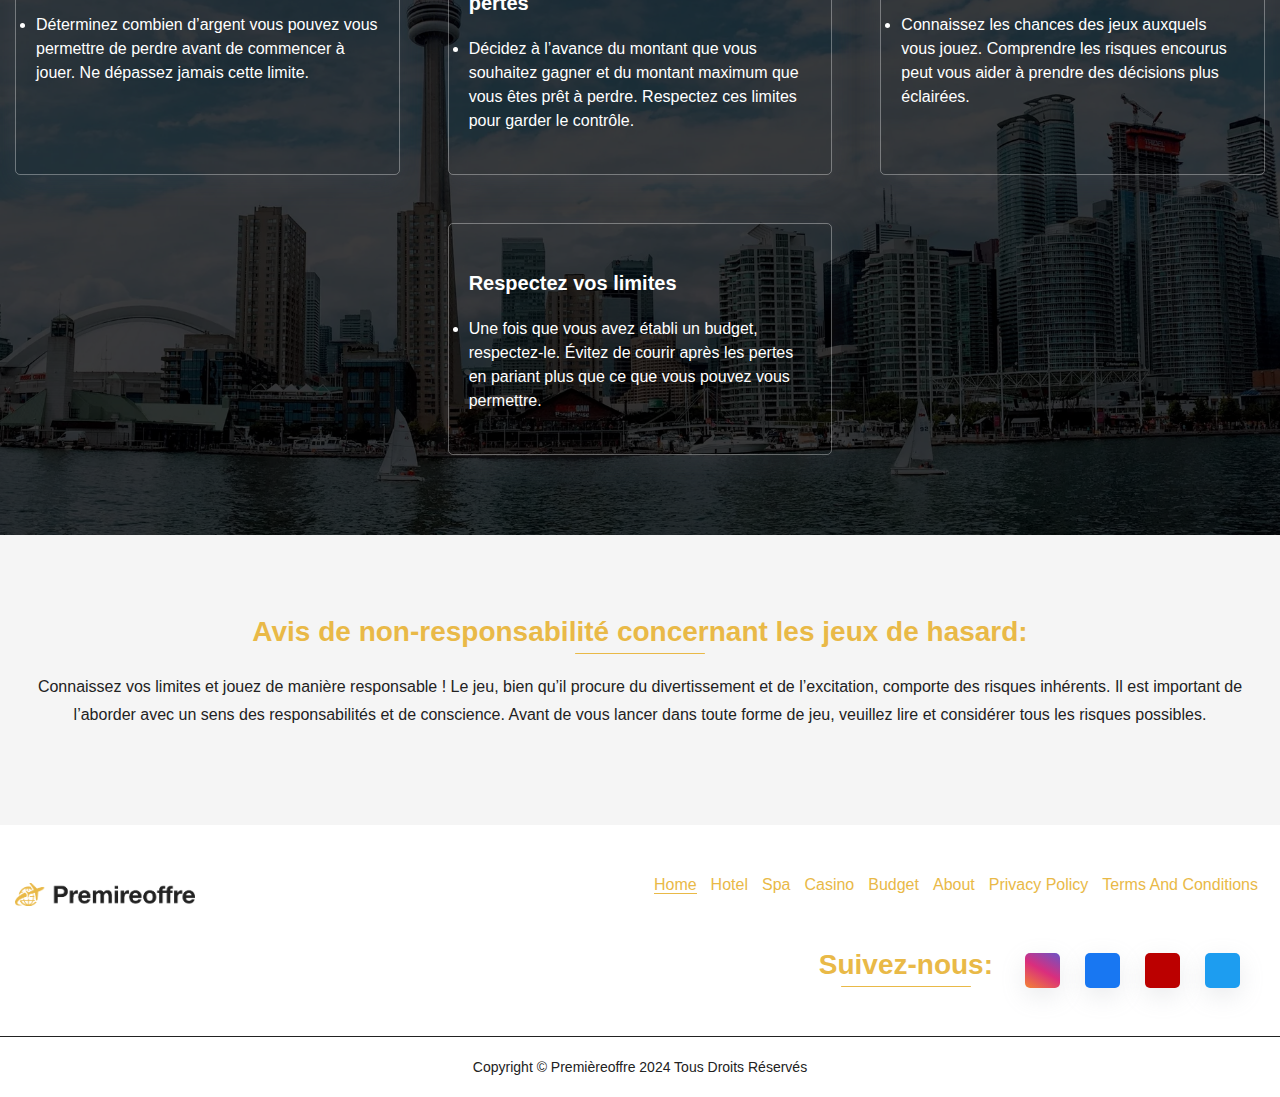
<file: casino.html>
<!DOCTYPE html>
<html lang="fr">

<head>
    <meta charset="UTF-8">
    <meta name="viewport" content="width=device-width, initial-scale=1.0">
    <title>Casino</title>
    <link rel="icon" href="./assets/images/favicon.ico" type="image/x-icon">
    <link rel="stylesheet" href="./assets/css/bootstrap.css">
    <link rel="stylesheet" href="./assets/css/style.css">
    <link rel="stylesheet" href="./assets/css/responsive.css">
    <!-- font  -->
    <link rel="stylesheet" href="https://site-assets.fontawesome.com/releases/v6.5.0/css/all.css">

    <link rel="preconnect" href="https://fonts.googleapis.com">
    <link rel="preconnect" href="https://fonts.gstatic.com" crossorigin>
    <link
        href="https://fonts.googleapis.com/css2?family=Cardo:wght@700&family=Cormorant+Garamond:wght@400;500;600;700&family=Lora:wght@400;500&family=Montserrat:wght@400;500;600&family=Palanquin+Dark:wght@500;600;700&family=Playfair+Display:wght@500;600;700&family=Roboto:wght@400;500&display=swap"
        rel="stylesheet">

    <link rel="preconnect" href="https://fonts.googleapis.com">
    <link rel="preconnect" href="https://fonts.gstatic.com" crossorigin>
    <link
        href="https://fonts.googleapis.com/css2?family=Cardo:wght@700&family=Cormorant+Garamond:wght@400;500;600;700&family=Lora:wght@400;500&family=Montserrat:wght@300;400;500&family=Palanquin+Dark:wght@500;600;700&family=Playfair+Display:wght@500;600;700&family=Roboto:wght@400;500&display=swap"
        rel="stylesheet">
</head>

<body>
    <!-- header -->
    <header>
        <nav class="nav container">
            <input type="checkbox" id="nav-check">
            <div class="nav-header">
                <div class="nav-title">
                    <a href="./index.html" class="logo"><img src="./assets/images/logon4.png" alt=""
                        class="img-fluid"></a>
                </div>
            </div>
            <div class="nav-btn">
                <label for="nav-check">
                    <span></span>
                    <span></span>
                    <span></span>
                </label>
            </div>
            <ul class="nav-list">
                <li><a href="./index.html">Home</a></li>
                <li><a href="./hotel.html">hotel</a></li>
                <li><a href="./spa.html">Spa</a></li>
                <li><a href="./casino.html" class="active">Casino</a></li>
                <li><a href="./budget.html">Budget</a></li>
                <li><a href="./about.html">about</a></li>
            </ul>
        </nav>
    </header>
    <!-- banner -->
    <div id="banner" class="sub_banner home_page_banner">
        <img src="./assets/images/casino_bg.jpg" alt="sub_banner_img">
        <div class="container">
            <div class="sub_banner_content text-center">
                <h1>Casino</h1>
                <!-- <h3>Hugbúnaðarhlýindi á Hjálparsamráði<br> Samanburður á Bestu Verðhótelunum í Íslandi</h3> -->

            </div>
        </div>
    </div>


    <div class="after_banner_section section">
        <div class="container">
            <div class="row align-items-center">
                <div class="col-lg-6">
                    <div class="left_side_ab">
                        <p>Embarquez pour un voyage exaltant en sélectionnant votre hôtel casino idéal. Notre
                            liste complète d'hôtels impressionnants combine harmonieusement le frisson du jeu
                            et le luxe, vous permettant de vous adonner à la fois à l'excitation et à l'opulence
                            dans le contexte des paysages diversifiés du pays. Les hôtels casinos du Canada ne
                            sont pas seulement des destinations de jeu ; ce sont des centres de divertissement
                            immersifs qui captivent les sens.</p>
                            <p>Nos hôtels recommandés sont une symphonie de luxe, proposant des chambres et
                                des suites luxueuses conçues pour le plus grand confort. Du design contemporain
                                au mobilier somptueux, chaque hôtel casino présente une ambiance unique qui
                                ajoute à l'attrait général de votre séjour. Les divers paysages du Canada servent de
                                toile de fond parfaite, ajoutant une couche supplémentaire de magie à votre séjour.</p>
                            <p>Découvrez certains des meilleurs hôtels-casinos répartis dans les vastes étendues
                                du Canada, chacun offrant un mélange unique de divertissement, de luxe et de
                                beauté des paysages. Des emblématiques chutes du Niagara à la sophistication
                                urbaine de Toronto, il existe un hôtel casino qui vous attend pour vous offrir un
                                mélange inoubliable d'excitation et de raffinement. Savourez le frisson du jeu et
                                plongez-vous dans un monde où la beauté naturelle du Canada rencontre l'excitation
                                du casino.</p>
                    </div>
                </div>
                <div class="col-lg-6">
                    <div class="right_side_ab">
                        <img src="./assets/images/casino_main.jpg" alt="" class="img-fluid">
                    </div>
                </div>
            </div>
        </div>
    </div>


    <!-- luxury_hotels -->

    <div class="luxury_hotels section">
        <div class="container">
            <div class="row">
                <div class="col text-center mb-5">
                    <h2>Les meilleurs hôtels du casino au Canada</h2>
                </div>
            </div>
            <div class="luxury_hotels_inner mb-5">
                <div class="row justify-content-center align-items-center">
                    <div class="col-lg-6">
                        <div class="luxhotel_card_further">
                            <a href="http://casinos.lotoquebec.com/fr/monttremblant/accueil" target="_blank">
                                <img src="./assets/images/ca1.jpg" alt="" class="img-fluid">
                            </a>

                        </div>
                    </div>
                    <div class="col-lg-6">

                        <div class="content_card text-center">
                            <h3 class="mb-2">Casino de Mont-Tremblant - Mont-Tremblant, Québec</h3>
                            <!-- <h5 class="mb-2">Geothermal Serenity
                                Staður:Grindavík</h5> -->
                            <p>Niché au cœur des Laurentides, ce casino offre une expérience de jeu
                                exceptionnelle dans un cadre naturel magnifique. L'hôtel avoisinant
                                propose un luxe discret et une vue imprenable sur la région.</p>
                            <div class="text-center py-4">
                                <a href="http://casinos.lotoquebec.com/fr/monttremblant/accueil" class="common_btn"
                                    target="_blank">sjá meira</a>
                            </div>
                        </div>
                    </div>
                </div>
            </div>

            <div class="luxury_hotels_inner mb-5">
                <div class="row justify-content-center align-items-center">
                    <div class="col-lg-6">
                        <div class="luxhotel_card_further">
                            <a href="https://fallsviewcasinoresort.com/"
                                target="_blank">
                                <img src="./assets/images/ca2.jpg" alt="" class="img-fluid">
                            </a>

                        </div>
                    </div>
                    <div class="col-lg-6">

                        <div class="content_card text-center">
                            <h3 class="mb-2">Fallsview Casino Resort - Niagara Falls, Ontario</h3>
                            <!-- <h5 class="mb-2">Afskekktur lúxus á Vesturlandi
                                Staður: Vesturland</h5> -->
                            <p>Perché au-dessus des chutes du Niagara, ce complexe propose une
                                expérience de jeu enivrante. Les chambres élégantes offrent des vues
                                spectaculaires sur les chutes, créant une atmosphère de pure magie.</p>
                            <div class="text-center py-4">
                                <a href="https://fallsviewcasinoresort.com/"
                                    class="common_btn" target="_blank">sjá meira</a>
                            </div>
                        </div>
                    </div>
                </div>
            </div>

            <div class="luxury_hotels_inner mb-5">
                <div class="row justify-content-center align-items-center">
                    <div class="col-lg-6">
                        <div class="luxhotel_card_further">
                            <a href="https://www.caesars.com/caesars-windsor?utm_campaign=google&utm_source=google&utm_medium=local&utm_term=WCL&utm_content=hotel&y_source=1_NDM2NjkxNC03MTUtbG9jYXRpb24ud2Vic2l0ZQ%3D%3D" target="_blank">
                                <img src="./assets/images/re3.jpg" alt="" class="img-fluid">
                            </a>

                        </div>
                    </div>
                    <div class="col-lg-6">

                        <div class="content_card text-center">
                            <h3 class="mb-2">Caesars Windsor - Windsor, Ontario</h3>
                            <!-- <h5 class="mb-2">Glæsileiki í einfaldleika
                                Staður: Grindavík</h5> -->
                            <p>Dominant les rives du fleuve Détroit, cet hôtel-casino offre un mélange
                                de divertissement de classe mondiale et de luxe. Les chambres
                                somptueuses et les vues panoramiques ajoutent une touche
                                d'élégance à votre séjour.</p>
                            <div class="text-center py-4">
                                <a href="https://www.caesars.com/caesars-windsor?utm_campaign=google&utm_source=google&utm_medium=local&utm_term=WCL&utm_content=hotel&y_source=1_NDM2NjkxNC03MTUtbG9jYXRpb24ud2Vic2l0ZQ%3D%3D" class="common_btn" target="_blank">sjá
                                    meira</a>
                            </div>
                        </div>
                    </div>
                </div>
            </div>

            <div class="luxury_hotels_inner mb-5">
                <div class="row justify-content-center align-items-center">
                    <div class="col-lg-6">
                        <div class="luxhotel_card_further">
                            <a href="https://greatcanadian.com/destinations/britishcolumbia/riverrock/" target="_blank">
                                <img src="./assets/images/ca4.jpg" alt="" class="img-fluid">
                            </a>

                        </div>
                    </div>
                    <div class="col-lg-6">

                        <div class="content_card text-center">
                            <h3 class="mb-2">River Rock Casino Resort - Richmond, Colombie-Britannique</h3>
                            <!-- <h5 class="mb-2">Urban Wellness í Reykjavík
                                Staður: Reykjavík</h5> -->
                            <p>Situé le long du fleuve Fraser, cet établissement combine un casino
                                animé avec des hébergements de luxe. Profitez des vues sur le fleuve
                                et explorez la région de Vancouver depuis cet emplacement privilégié.</p>
                            <div class="text-center py-4">
                                <a href="https://greatcanadian.com/destinations/britishcolumbia/riverrock/"
                                    class="common_btn" target="_blank">sjá meira</a>
                            </div>
                        </div>
                    </div>
                </div>
            </div>

            <div class="luxury_hotels_inner mb-5">
                <div class="row justify-content-center align-items-center">
                    <div class="col-lg-6">
                        <div class="luxhotel_card_further">
                            <a href="https://www.casinorama.com/" target="_blank">
                                <img src="./assets/images/ca5.jpg" alt="" class="img-fluid">
                            </a>

                        </div>
                    </div>
                    <div class="col-lg-6">

                        <div class="content_card text-center">
                            <h3 class="mb-2">Casino Rama Resort - Orillia, Ontario</h3>
                            <!-- <h5 class="mb-2">Urban Wellness í Reykjavík
                                Staður: Reykjavík</h5> -->
                            <p>Au cœur du pays des lacs, ce resort propose des divertissements de
                                classe mondiale. Les chambres luxueuses et les options de
                                restauration exceptionnelles font de cet endroit un incontournable pour
                                les amateurs de jeux.</p>
                            <div class="text-center py-4">
                                <a href="https://www.casinorama.com/" class="common_btn"
                                    target="_blank">sjá meira</a>
                            </div>
                        </div>
                    </div>
                </div>
            </div>

            <div class="luxury_hotels_inner mb-5">
                <div class="row justify-content-center align-items-center">
                    <div class="col-lg-6">
                        <div class="luxhotel_card_further">
                            <a href="https://greatcanadian.com/destinations/britishcolumbia/vancouver/" target="_blank">
                                <img src="./assets/images/ca6.jpg" alt="" class="img-fluid">
                            </a>

                        </div>
                    </div>
                    <div class="col-lg-6">

                        <div class="content_card text-center">
                            <h3 class="mb-2">Hard Rock Casino Vancouver - Coquitlam, Colombie-Britannique</h3>
                            <!-- <h5 class="mb-2">Urban Wellness í Reykjavík
                                Staður: Reykjavík</h5> -->
                            <p>Inspiré par le monde du rock 'n' roll, cet établissement offre une
                                expérience de jeu dynamique. Les installations modernes et le style
                                unique font de cet hôtel-casino un lieu incontournable.</p>
                            <div class="text-center py-4">
                                <a href="https://greatcanadian.com/destinations/britishcolumbia/vancouver/" class="common_btn"
                                    target="_blank">sjá meira</a>
                            </div>
                        </div>
                    </div>
                </div>
            </div>

        </div>
    </div>



   <!-- why choose section -->
   <div class="why_choose section">
    <div class="container">
        <div class="row">
            <div class="col text-center mb-5">
                <h2 class="mb-4">Les meilleurs conseils des fournisseurs de paris</h2>
                <p>Le jeu peut être une forme de divertissement pour certains, mais il est important de
                    l’aborder de manière responsable. Voici quelques conseils à garder à l’esprit lorsque
                    vous vous engagez dans des activités de jeu</p>
            </div>
        </div>

        <div class="why_choose_inner">
            <div class="row g-5 justify-content-center">
                <div class="col-md-6 col-lg-4">
                    <div class="why_choose_card ">
                        <h3>Établir un budget</h3>
                        <ul>
                            <li>Déterminez combien d’argent vous pouvez vous permettre de perdre avant de
                                commencer à jouer. Ne dépassez jamais cette limite.</li>
                        </ul>
                   
                    </div>
                </div>
                <div class="col-md-6 col-lg-4">
                    <div class="why_choose_card">
                        <h3>Fixez des limites de gains et de pertes</h3>
                        <ul>
                            <li>Décidez à l’avance du montant que vous souhaitez gagner et du montant maximum
                                que vous êtes prêt à perdre. Respectez ces limites pour garder le contrôle.</li>
                        </ul>   
                   
                    </div>
                </div>
                <div class="col-md-6 col-lg-4">
                    <div class="why_choose_card">
                        <h3>Comprendre les chances</h3>
                        <ul>
                            <li>Connaissez les chances des jeux auxquels vous jouez. Comprendre les risques
                                encourus peut vous aider à prendre des décisions plus éclairées.</li>
                        </ul>
                   
                    </div>
                </div>

                <div class="col-md-6 col-lg-4">
                    <div class="why_choose_card">
                        <h3>Respectez vos limites</h3>
                        <ul>
                            <li>Une fois que vous avez établi un budget, respectez-le. Évitez de courir après les
                                pertes en pariant plus que ce que vous pouvez vous permettre.</li>
                        </ul>
                   
                    </div>
                </div>

       

            </div>
        </div>
    </div>
</div> 




    <!-- bottom_text_section -->
    <div class="bottom_text_section section">
        <div class="container">
            <div class="row">
                <div class="col text-center">
                    <h2 class="mb-4">Avis de non-responsabilité concernant les jeux de hasard:</h2>
                    <p>Connaissez vos limites et jouez de manière responsable ! Le jeu, bien qu’il procure du
                        divertissement et de l’excitation, comporte des risques inhérents. Il est important de
                        l’aborder avec un sens des responsabilités et de conscience. Avant de vous lancer dans
                        toute forme de jeu, veuillez lire et considérer tous les risques possibles.</p>

                </div>
            </div>
        </div>
    </div>

    <footer class="py-5">
        <div class="container">
            <div class="top_footer">
                <div class="row align-items-center">
                    <div class="col-12 col-xl-3">
                        <div class="footer_left">
                            <a href="./index.html" class="logo"><img src="./assets/images/logon4.png" alt=""
                                class="img-fluid"></a>
                        </div>
                    </div>
                    <div class="col-12 col-xl-9">
                        <div class="footer_left footer_right_ul">
                            <ul>
                                <li><a href="./index.html" class="active">Home</a></li>
                                <li><a href="./hotel.html">Hotel</a></li>
                                <li><a href="./spa.html">Spa</a></li>
                                <li><a href="./casino.html">Casino</a></li>
                                <li><a href="./budget.html">Budget</a></li>
                                <li><a href="./about.html">about</a></li>
                                <li><a href="./privacy_policy.html">Privacy policy</a></li>
                                <li><a href="./terms_and_conditions.html">Terms and Conditions</a></li>
                            </ul>
                        </div>
                    </div>
                </div>
            </div>
            <div class="row">
                <div class="col">
                    <div class="footer_right">
                        <h2 class="mb-0">Suivez-nous:  </h2>
                        <ul>
                            <li><a href=""><i class="fa-brands fa-instagram"></i></a></li>
                            <li><a href=""><i class="fa-brands fa-facebook-f"></i></a></li>
                            <li><a href=""><i class="fa-brands fa-youtube"></i></a></li>
                            <li><a href=""><i class="fa-brands fa-twitter"></i></a></li>
                        </ul>
                    </div>
                </div>
            </div>
        </div>
    </footer>
    <div class="lower_footer">
        <div class="container">
            <div class="row">
                <div class="col text-center">
                    <p class="py-3 mb-0">Copyright © Premièreoffre 2024 Tous droits réservés</p>
                </div>
            </div>
        </div>
    </div>

    <script src="https://code.jquery.com/jquery-3.7.1.min.js"
        integrity="sha256-/JqT3SQfawRcv/BIHPThkBvs0OEvtFFmqPF/lYI/Cxo=" crossorigin="anonymous"></script>
    <script src="./assets/js/bootstrap.bundle.js"></script>

</body>

</html>
</file>
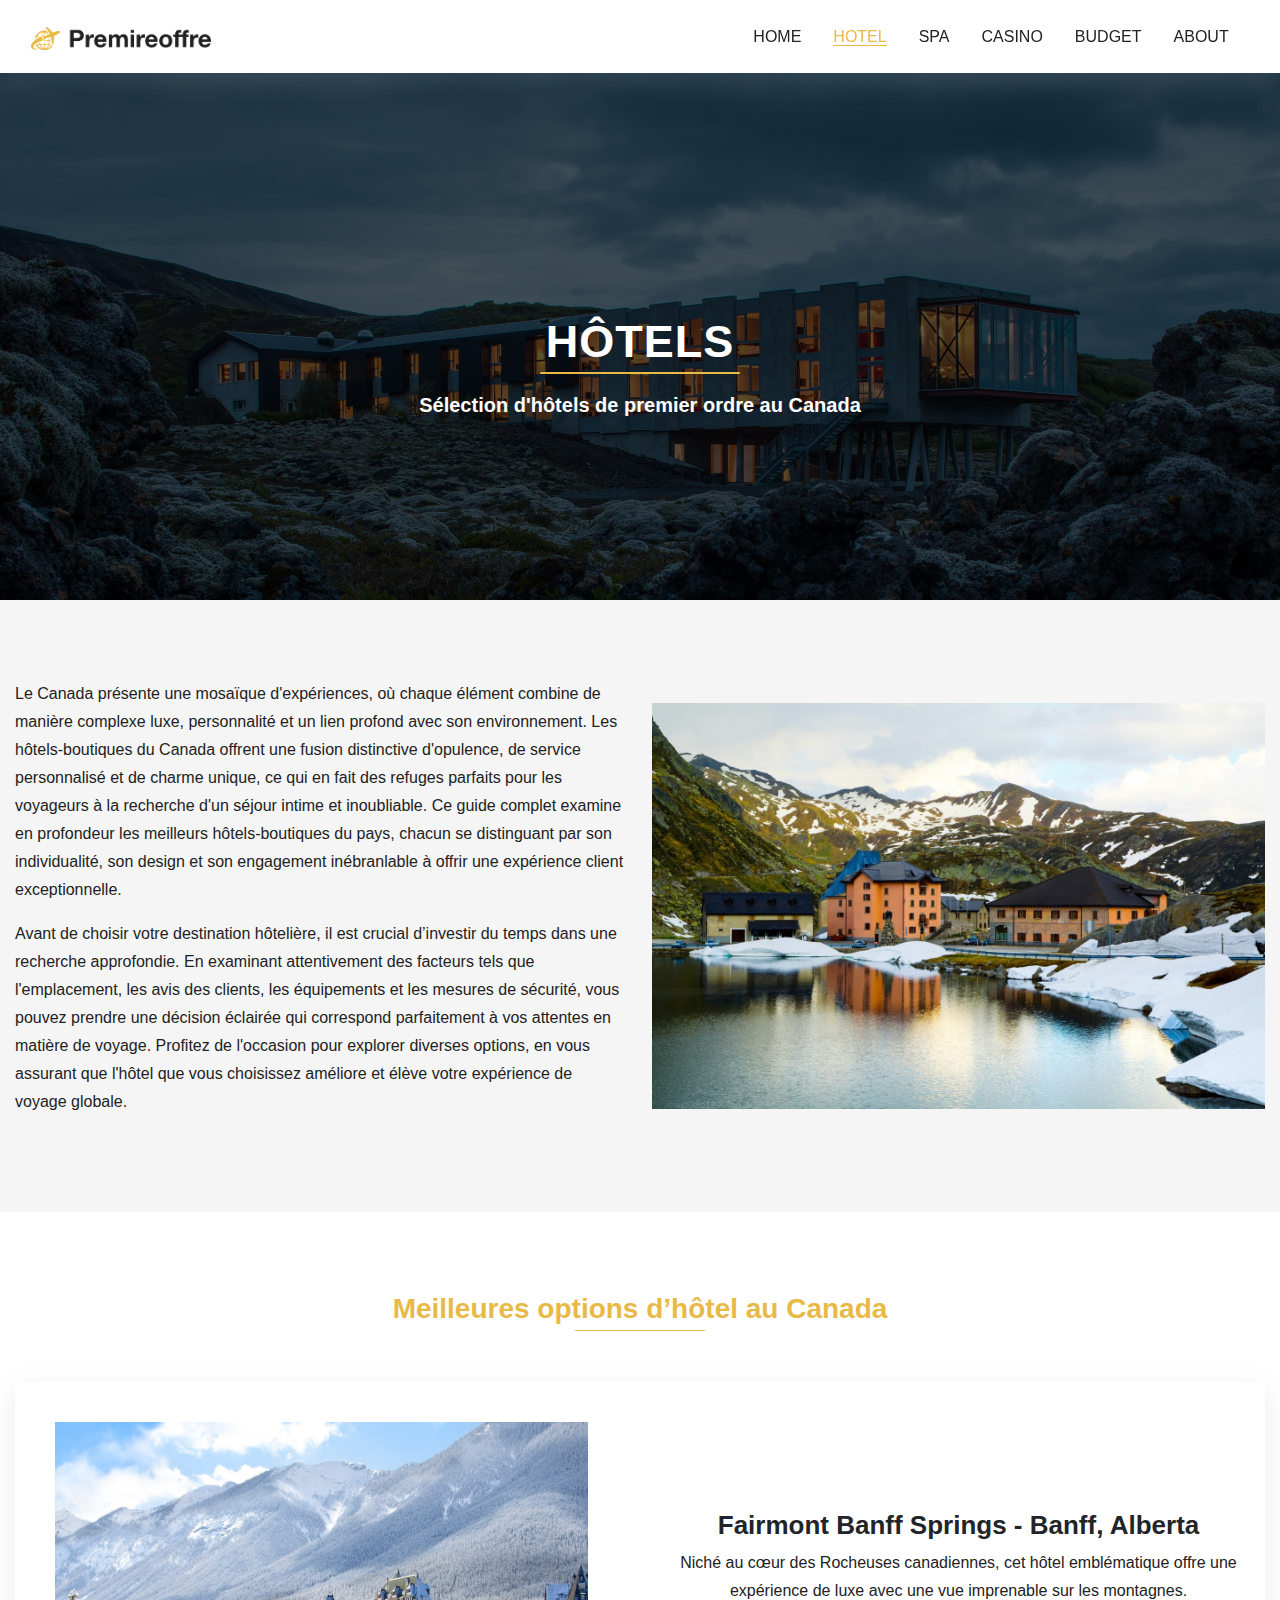
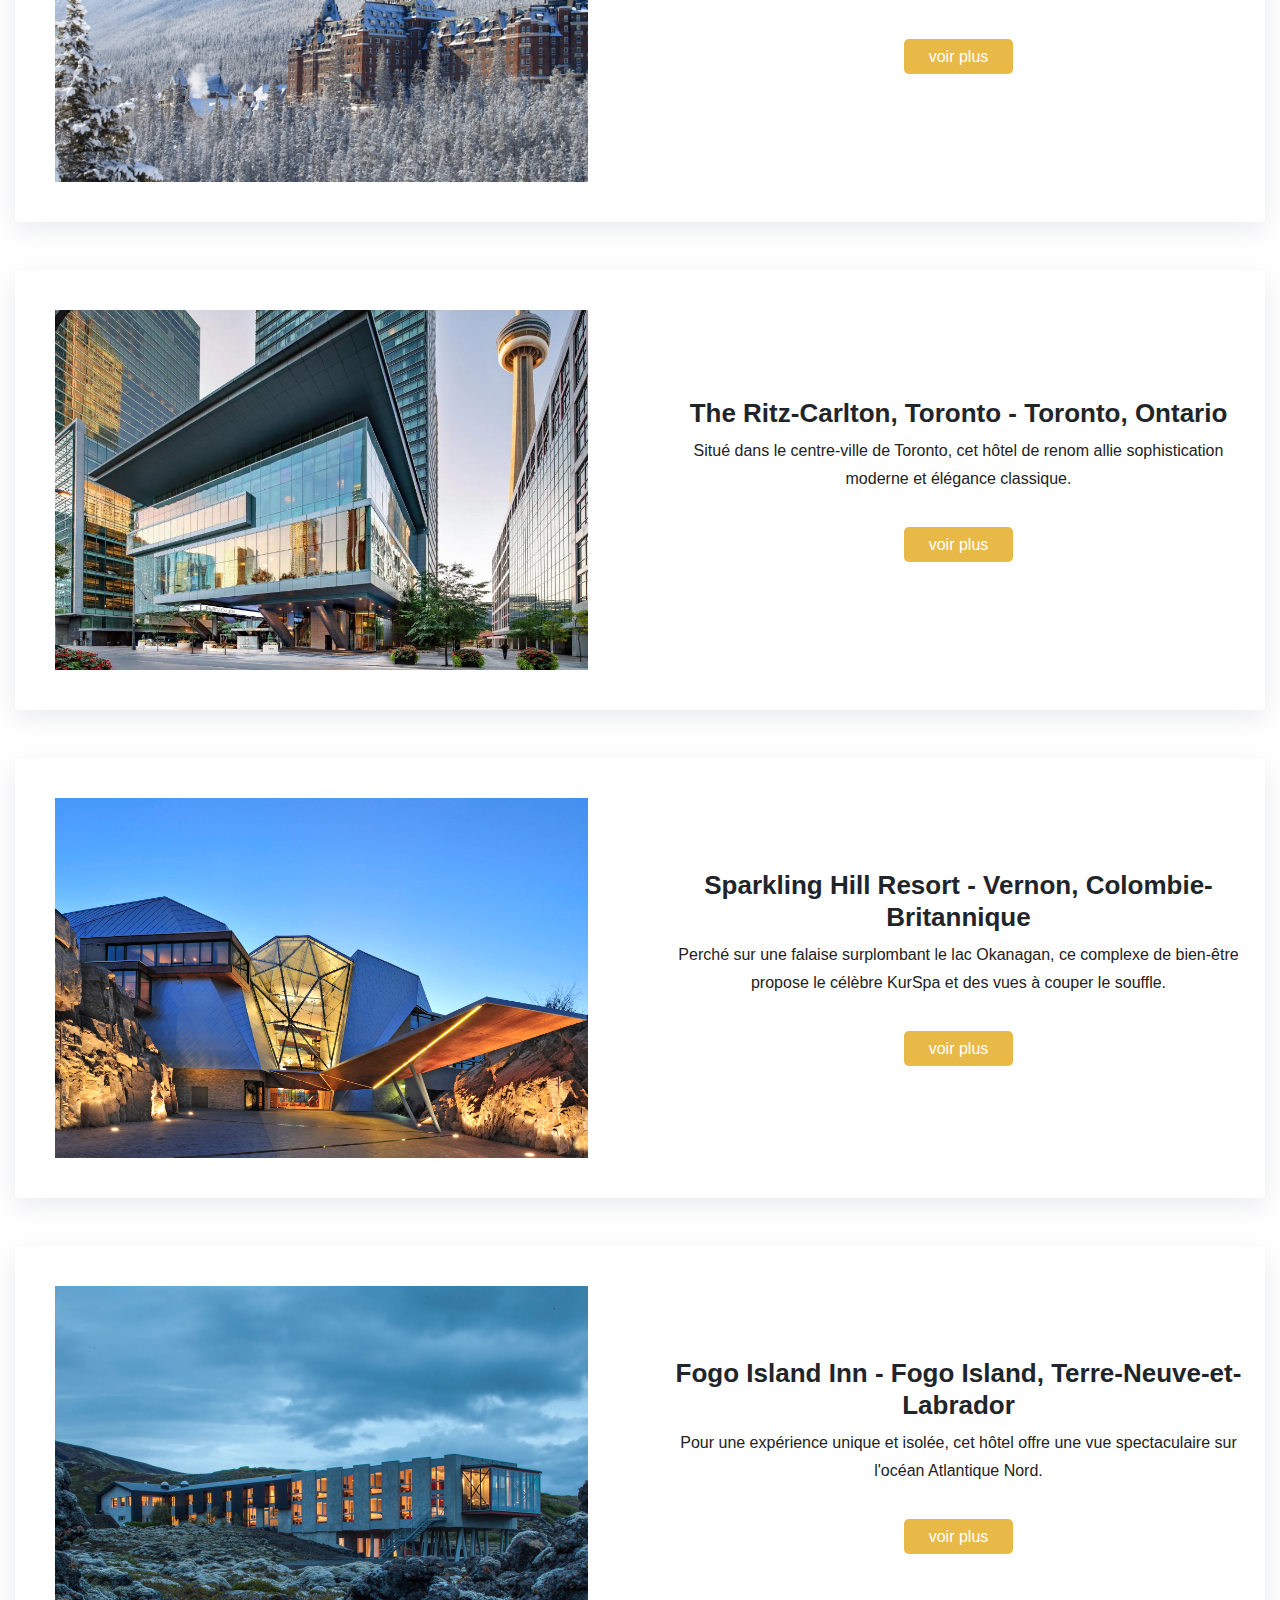
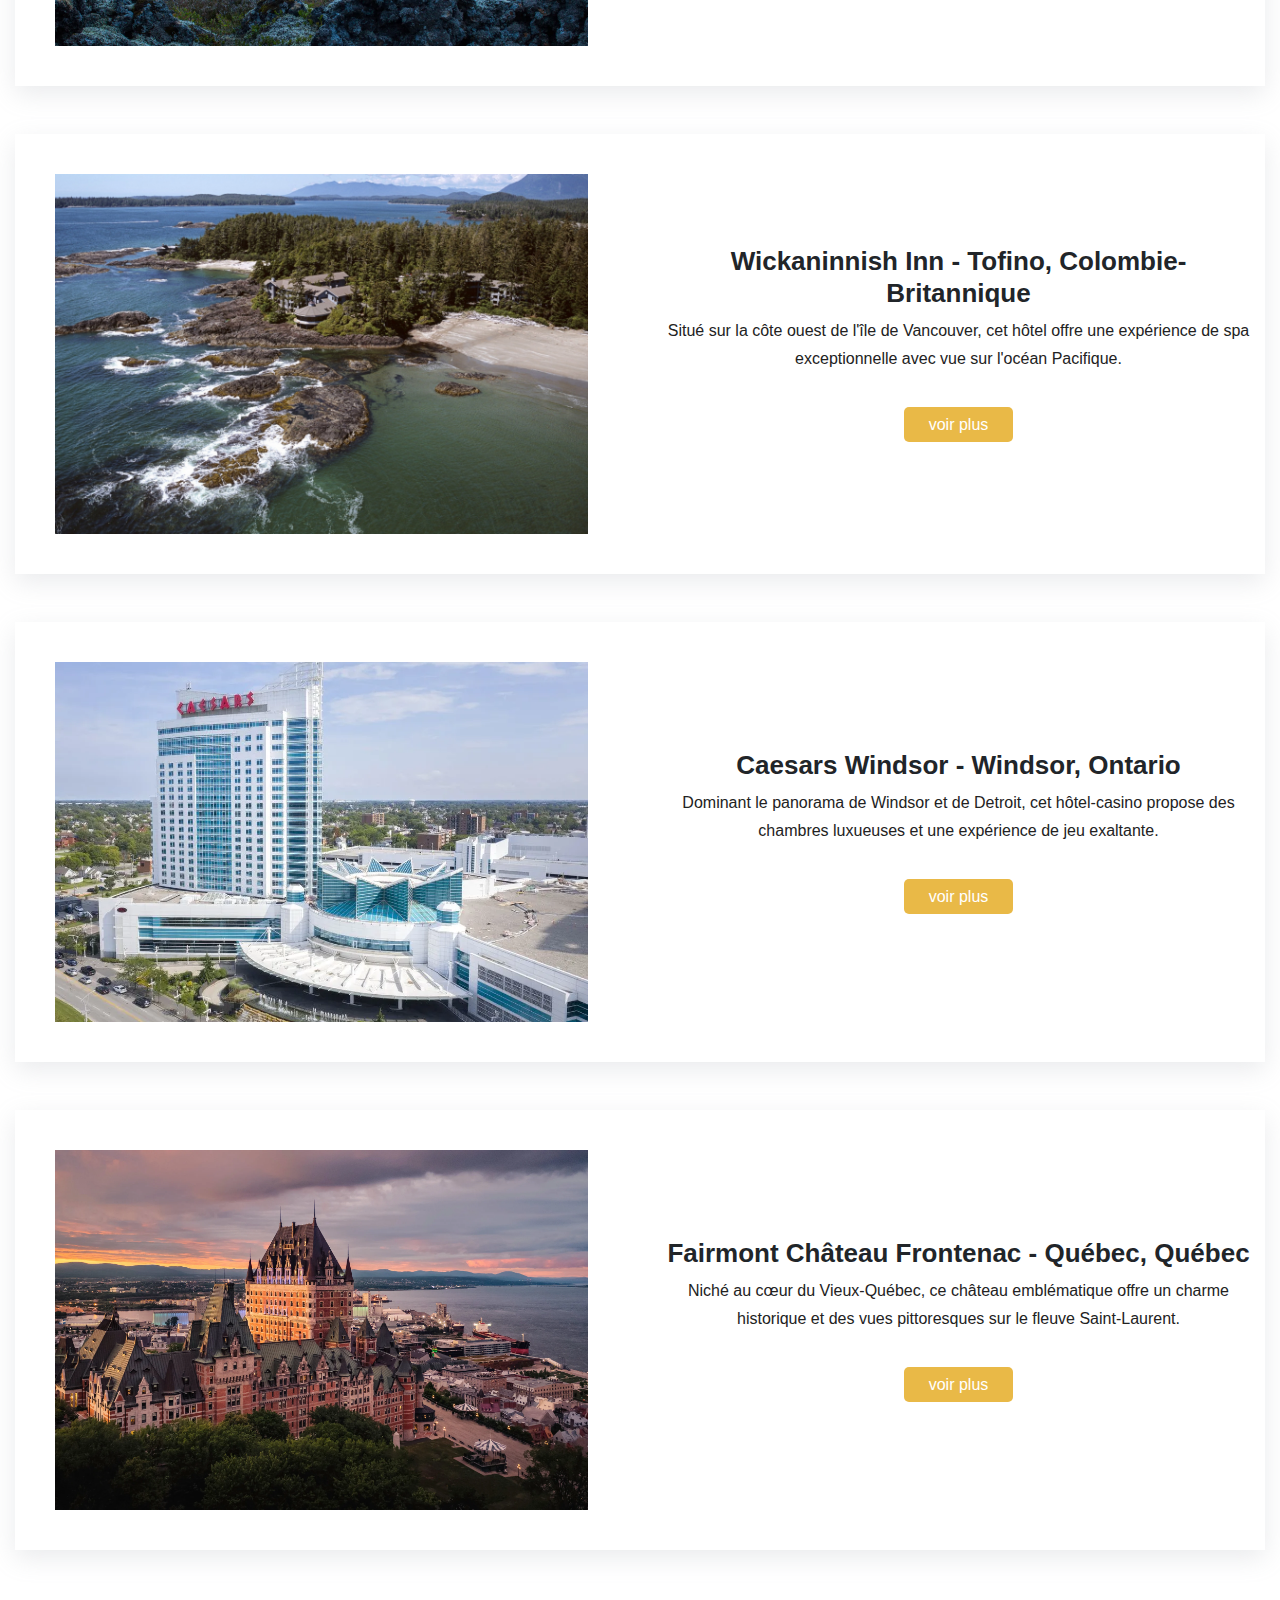
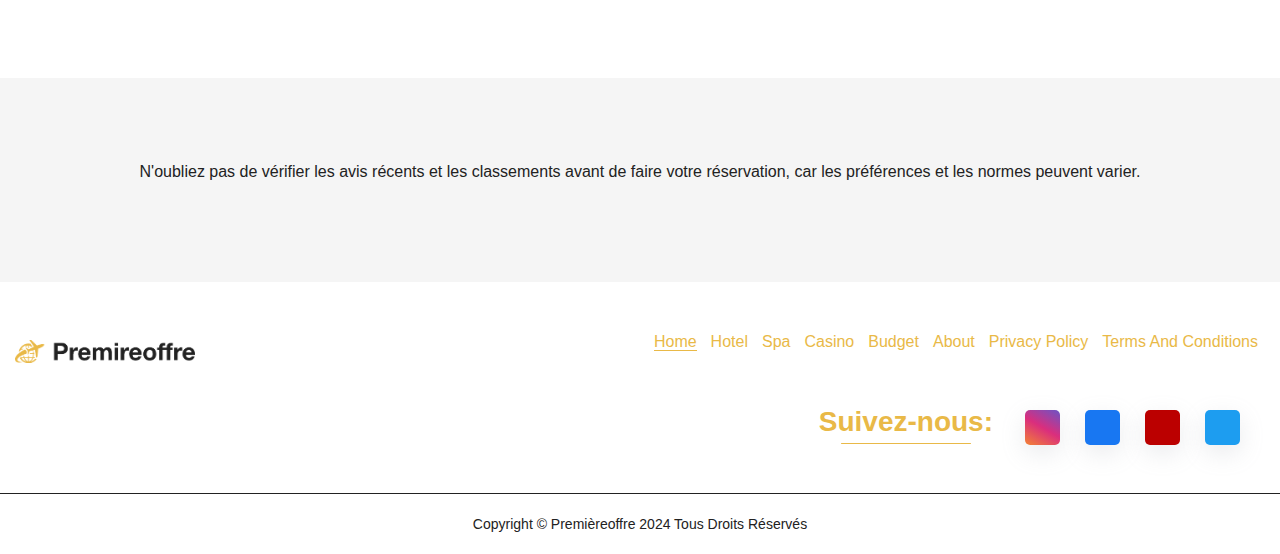
<file: hotel.html>
<!DOCTYPE html>
<html lang="fr">

<head>
    <meta charset="UTF-8">
    <meta name="viewport" content="width=device-width, initial-scale=1.0">
    <title>Hôtel</title>
    <link rel="icon" href="./assets/images/favicon.ico" type="image/x-icon">
    <link rel="stylesheet" href="./assets/css/bootstrap.css">
    <link rel="stylesheet" href="./assets/css/style.css">
    <link rel="stylesheet" href="./assets/css/responsive.css">
    <!-- font  -->
    <link rel="stylesheet" href="https://site-assets.fontawesome.com/releases/v6.5.0/css/all.css">

    <link rel="preconnect" href="https://fonts.googleapis.com">
    <link rel="preconnect" href="https://fonts.gstatic.com" crossorigin>
    <link
        href="https://fonts.googleapis.com/css2?family=Cardo:wght@700&family=Cormorant+Garamond:wght@400;500;600;700&family=Lora:wght@400;500&family=Montserrat:wght@400;500;600&family=Palanquin+Dark:wght@500;600;700&family=Playfair+Display:wght@500;600;700&family=Roboto:wght@400;500&display=swap"
        rel="stylesheet">

    <link rel="preconnect" href="https://fonts.googleapis.com">
    <link rel="preconnect" href="https://fonts.gstatic.com" crossorigin>
    <link
        href="https://fonts.googleapis.com/css2?family=Cardo:wght@700&family=Cormorant+Garamond:wght@400;500;600;700&family=Lora:wght@400;500&family=Montserrat:wght@300;400;500&family=Palanquin+Dark:wght@500;600;700&family=Playfair+Display:wght@500;600;700&family=Roboto:wght@400;500&display=swap"
        rel="stylesheet">
</head>

<body>
    <!-- header -->
    <header>
        <nav class="nav container">
            <input type="checkbox" id="nav-check">
            <div class="nav-header">
                <div class="nav-title">
                    <a href="./index.html" class="logo"><img src="./assets/images/logon4.png" alt=""
                            class="img-fluid"></a>
                </div>
            </div>
            <div class="nav-btn">
                <label for="nav-check">
                    <span></span>
                    <span></span>
                    <span></span>
                </label>
            </div>
            <ul class="nav-list">
                <li><a href="./index.html">Home</a></li>
                <li><a href="./hotel.html" class="active">hotel</a></li>
                <li><a href="./spa.html">Spa</a></li>
                <li><a href="./casino.html">Casino</a></li>
                <li><a href="./budget.html">Budget</a></li>
                <li><a href="./about.html">about</a></li>
            </ul>
        </nav>
    </header>
    <!-- banner -->
    <div id="banner" class="sub_banner home_page_banner">
        <img src="./assets/images/hotel1.webp" alt="sub_banner_img">
        <div class="container">
            <div class="sub_banner_content text-center">
                <h1 class="mb-4">Hôtels</h1>
                <h5 class="text-white">
                    Sélection d'hôtels de premier ordre au Canada
                </h5>
            </div>
        </div>
    </div>


    <div class="after_banner_section section">
        <div class="container">
            <div class="row align-items-center">
                <div class="col-lg-6">
                    <div class="left_side_ab">
                        <p>Le Canada présente une mosaïque d'expériences, où chaque élément combine de
                            manière complexe luxe, personnalité et un lien profond avec son environnement. Les
                            hôtels-boutiques du Canada offrent une fusion distinctive d'opulence, de service
                            personnalisé et de charme unique, ce qui en fait des refuges parfaits pour les
                            voyageurs à la recherche d'un séjour intime et inoubliable. Ce guide complet examine
                            en profondeur les meilleurs hôtels-boutiques du pays, chacun se distinguant par son
                            individualité, son design et son engagement inébranlable à offrir une expérience
                            client exceptionnelle.</p>
                        <p>Avant de choisir votre destination hôtelière, il est crucial d’investir du temps dans
                            une recherche approfondie. En examinant attentivement des facteurs tels que
                            l'emplacement, les avis des clients, les équipements et les mesures de sécurité, vous
                            pouvez prendre une décision éclairée qui correspond parfaitement à vos attentes en
                            matière de voyage. Profitez de l'occasion pour explorer diverses options, en vous
                            assurant que l'hôtel que vous choisissez améliore et élève votre expérience de
                            voyage globale.</p>
                    </div>
                </div>
                <div class="col-lg-6">
                    <div class="right_side_ab">
                        <img src="./assets/images/iceland_bg3.jpg" alt="" class="img-fluid">
                    </div>
                </div>
            </div>
        </div>
    </div>


    <!-- luxury_hotels -->

    <div class="luxury_hotels section">
        <div class="container">
            <div class="row">
                <div class="col text-center mb-5">
                    <h2>Meilleures options d’hôtel au Canada</h2>
                </div>
            </div>
            <div class="luxury_hotels_inner mb-5">
                <div class="row justify-content-center align-items-center">
                    <div class="col-lg-6">
                        <div class="luxhotel_card_further">
                            <a href="https://www.fairmont.com/banff-springs/?goto=fiche_hotel&code_hotel=A550&merchantid=seo-maps-CA-A550&sourceid=aw-cen&utm_medium=seo+maps&utm_source=google+Maps&utm_campaign=seo+maps&y_source=1_MTIzNjEzODctNzE1LWxvY2F0aW9uLndlYnNpdGU=" target="_blank">
                                <img src="./assets/images/h11.jpg" alt="" class="img-fluid">
                            </a>

                        </div>
                    </div>
                    <div class="col-lg-6">

                        <div class="content_card text-center">
                            <h3 class="mb-2">Fairmont Banff Springs - Banff, Alberta</h3>
                            <!-- <h5 class="mb-2"> Þar sem lúxus mætir náttúrunni</h5> -->
                            <p>Niché au cœur des Rocheuses canadiennes, cet hôtel emblématique
                                offre une expérience de luxe avec une vue imprenable sur les
                                montagnes.</p>
                            <div class="text-center py-4">
                                <a href="https://www.fairmont.com/banff-springs/?goto=fiche_hotel&code_hotel=A550&merchantid=seo-maps-CA-A550&sourceid=aw-cen&utm_medium=seo+maps&utm_source=google+Maps&utm_campaign=seo+maps&y_source=1_MTIzNjEzODctNzE1LWxvY2F0aW9uLndlYnNpdGU=" class="common_btn"
                                    target="_blank">voir plus</a>
                            </div>
                        </div>
                    </div>
                </div>
            </div>

            <div class="luxury_hotels_inner mb-5">
                <div class="row justify-content-center align-items-center">
                    <div class="col-lg-6">
                        <div class="luxhotel_card_further">
                            <a href="https://www.ritzcarlton.com/en/hotels/yyzrz-the-ritz-carlton-toronto/overview/?scid=f2ae0541-1279-4f24-b197-a979c79310b0" target="_blank">
                                <img src="./assets/images/h2.jpg" alt="" class="img-fluid">
                            </a>

                        </div>
                    </div>
                    <div class="col-lg-6">

                        <div class="content_card text-center">
                            <h3 class="mb-2">The Ritz-Carlton, Toronto - Toronto, Ontario</h3>
                            <!-- <h5 class="mb-2"> A Haven of Tranquility</h5> -->
                            <p>Situé dans le centre-ville de Toronto, cet hôtel de renom allie
                                sophistication moderne et élégance classique.</p>
                            <div class="text-center py-4">
                                <a href="https://www.ritzcarlton.com/en/hotels/yyzrz-the-ritz-carlton-toronto/overview/?scid=f2ae0541-1279-4f24-b197-a979c79310b0" class="common_btn"
                                    target="_blank">voir plus</a>
                            </div>
                        </div>
                    </div>
                </div>
            </div>

            <div class="luxury_hotels_inner mb-5">
                <div class="row justify-content-center align-items-center">
                    <div class="col-lg-6">
                        <div class="luxhotel_card_further">
                            <a href="https://www.sparklinghill.com/" target="_blank">
                                <img src="./assets/images/h3.jpg" alt="" class="img-fluid">
                            </a>

                        </div>
                    </div>
                    <div class="col-lg-6">

                        <div class="content_card text-center">
                            <h3 class="mb-2">Sparkling Hill Resort - Vernon, Colombie-Britannique</h3>
                            <!-- <h5 class="mb-2">Timeless Elegance í Reykjavík</h5> -->
                            <p>Perché sur une falaise surplombant le lac Okanagan, ce complexe de
                                bien-être propose le célèbre KurSpa et des vues à couper le souffle.</p>
                            <div class="text-center py-4">
                                <a href="https://www.sparklinghill.com/" class="common_btn" target="_blank">voir plus</a>
                            </div>
                        </div>
                    </div>
                </div>
            </div>

            <div class="luxury_hotels_inner mb-5">
                <div class="row justify-content-center align-items-center">
                    <div class="col-lg-6">
                        <div class="luxhotel_card_further">
                            <a href="http://www.fogoislandinn.ca/" target="_blank">
                                <img src="./assets/images/hotel1.webp" alt="" class="img-fluid">
                            </a>

                        </div>
                    </div>
                    <div class="col-lg-6">

                        <div class="content_card text-center">
                            <h3 class="mb-2">Fogo Island Inn - Fogo Island, Terre-Neuve-et-Labrador</h3>
                            <!-- <h5 class="mb-2">Gátt til suðurs</h5> -->
                            <p>Pour une expérience unique et isolée, cet hôtel offre une vue
                                spectaculaire sur l'océan Atlantique Nord.</p>
                            <div class="text-center py-4">
                                <a href="http://www.fogoislandinn.ca/" class="common_btn" target="_blank">voir plus</a>
                            </div>
                        </div>
                    </div>
                </div>
            </div>

            <div class="luxury_hotels_inner mb-5">
                <div class="row justify-content-center align-items-center">
                    <div class="col-lg-6">
                        <div class="luxhotel_card_further">
                            <a href="http://www.wickinn.com/" target="_blank">
                                <img src="./assets/images/h5.jpg" alt="" class="img-fluid">
                            </a>

                        </div>
                    </div>
                    <div class="col-lg-6">

                        <div class="content_card text-center">
                            <h3 class="mb-2">Wickaninnish Inn - Tofino, Colombie-Britannique</h3>
                            <!-- <h5 class="mb-2">Stjörnuskoðun í Suðurlandi</h5> -->
                            <p>Situé sur la côte ouest de l'île de Vancouver, cet hôtel offre une
                                expérience de spa exceptionnelle avec vue sur l'océan Pacifique.
                            </p>
                            <div class="text-center py-4">
                                <a href="http://www.wickinn.com/" class="common_btn" target="_blank">voir plus</a>
                            </div>
                        </div>
                    </div>
                </div>
            </div>

            <div class="luxury_hotels_inner mb-5">
                <div class="row justify-content-center align-items-center">
                    <div class="col-lg-6">
                        <div class="luxhotel_card_further">
                            <a href="https://www.caesars.com/caesars-windsor/hotel" target="_blank">
                                <img src="./assets/images/h6.webp" alt="" class="img-fluid">
                            </a>

                        </div>
                    </div>
                    <div class="col-lg-6">

                        <div class="content_card text-center">
                            <h3 class="mb-2">Caesars Windsor - Windsor, Ontario</h3>
                            <!-- <h5 class="mb-2">Stjörnuskoðun í Suðurlandi</h5> -->
                            <p>Dominant le panorama de Windsor et de Detroit, cet hôtel-casino
                                propose des chambres luxueuses et une expérience de jeu exaltante.
                            </p>
                            <div class="text-center py-4">
                                <a href="https://www.caesars.com/caesars-windsor/hotel" class="common_btn"
                                    target="_blank">voir plus</a>
                            </div>
                        </div>
                    </div>
                </div>
            </div>

            <div class="luxury_hotels_inner mb-5">
                <div class="row justify-content-center align-items-center">
                    <div class="col-lg-6">
                        <div class="luxhotel_card_further">
                            <a href="https://www.fairmont.com/frontenac-quebec/?goto=fiche_hotel&code_hotel=A572&merchantid=seo-maps-FR-A572&sourceid=aw-cen&utm_medium=seo+maps&utm_source=google+Maps&utm_campaign=seo+maps?goto=fiche_hotel&code_hotel=A572&merchantid=seo-maps-CA-A572&sourceid=aw-cen&utm_medium=seo+maps&utm_source=google+Maps&utm_campaign=seo+maps&y_source=1_MTIzNjE0MDAtNzE1LWxvY2F0aW9uLndlYnNpdGU=" target="_blank">
                                <img src="./assets/images/h7.webp" alt="" class="img-fluid">
                            </a>

                        </div>
                    </div>
                    <div class="col-lg-6">

                        <div class="content_card text-center">
                            <h3 class="mb-2">Fairmont Château Frontenac - Québec, Québec</h3>
                            <!-- <h5 class="mb-2">Stjörnuskoðun í Suðurlandi</h5> -->
                            <p>Niché au cœur du Vieux-Québec, ce château emblématique offre un
                                charme historique et des vues pittoresques sur le fleuve Saint-Laurent.
                            </p>
                            <div class="text-center py-4">
                                <a href="https://www.fairmont.com/frontenac-quebec/?goto=fiche_hotel&code_hotel=A572&merchantid=seo-maps-FR-A572&sourceid=aw-cen&utm_medium=seo+maps&utm_source=google+Maps&utm_campaign=seo+maps?goto=fiche_hotel&code_hotel=A572&merchantid=seo-maps-CA-A572&sourceid=aw-cen&utm_medium=seo+maps&utm_source=google+Maps&utm_campaign=seo+maps&y_source=1_MTIzNjE0MDAtNzE1LWxvY2F0aW9uLndlYnNpdGU=" class="common_btn" target="_blank">voir plus</a>
                            </div>
                        </div>
                    </div>
                </div>
            </div>


        </div>
    </div>



    <!-- bottom_text_section -->
    <div class="bottom_text_section section">
        <div class="container">
            <div class="row">
                <div class="col text-center">
                    <p>N'oubliez pas de vérifier les avis récents et les classements avant de faire votre
                        réservation, car les préférences et les normes peuvent varier.</p>
                </div>
            </div>
        </div>
    </div>

    <footer class="py-5">
        <div class="container">
            <div class="top_footer">
                <div class="row align-items-center">
                    <div class="col-12 col-xl-3">
                        <div class="footer_left">
                            <a href="./index.html" class="logo"><img src="./assets/images/logon4.png" alt=""
                                    class="img-fluid"></a>
                        </div>
                    </div>
                    <div class="col-12 col-xl-9">
                        <div class="footer_left footer_right_ul">
                            <ul>
                                <li><a href="./index.html" class="active">Home</a></li>
                                <li><a href="./hotel.html">Hotel</a></li>
                                <li><a href="./spa.html">Spa</a></li>
                                <li><a href="./casino.html">Casino</a></li>
                                <li><a href="./budget.html">Budget</a></li>
                                <li><a href="./about.html">about</a></li>
                                <li><a href="./privacy_policy.html">Privacy policy</a></li>
                                <li><a href="./terms_and_conditions.html">Terms and Conditions</a></li>
                            </ul>
                        </div>
                    </div>
                </div>
            </div>
            <div class="row">
                <div class="col">
                    <div class="footer_right">
                        <h2 class="mb-0">Suivez-nous:  </h2>
                        <ul>
                            <li><a href=""><i class="fa-brands fa-instagram"></i></a></li>
                            <li><a href=""><i class="fa-brands fa-facebook-f"></i></a></li>
                            <li><a href=""><i class="fa-brands fa-youtube"></i></a></li>
                            <li><a href=""><i class="fa-brands fa-twitter"></i></a></li>
                        </ul>
                    </div>
                </div>
            </div>
        </div>
    </footer>
    <div class="lower_footer">
        <div class="container">
            <div class="row">
                <div class="col text-center">
                    <p class="py-3 mb-0">Copyright © Premièreoffre 2024 Tous droits réservés</p>
                </div>
            </div>
        </div>
    </div>

    <script src="https://code.jquery.com/jquery-3.7.1.min.js"
        integrity="sha256-/JqT3SQfawRcv/BIHPThkBvs0OEvtFFmqPF/lYI/Cxo=" crossorigin="anonymous"></script>
    <script src="./assets/js/bootstrap.bundle.js"></script>

</body>

</html>
</file>
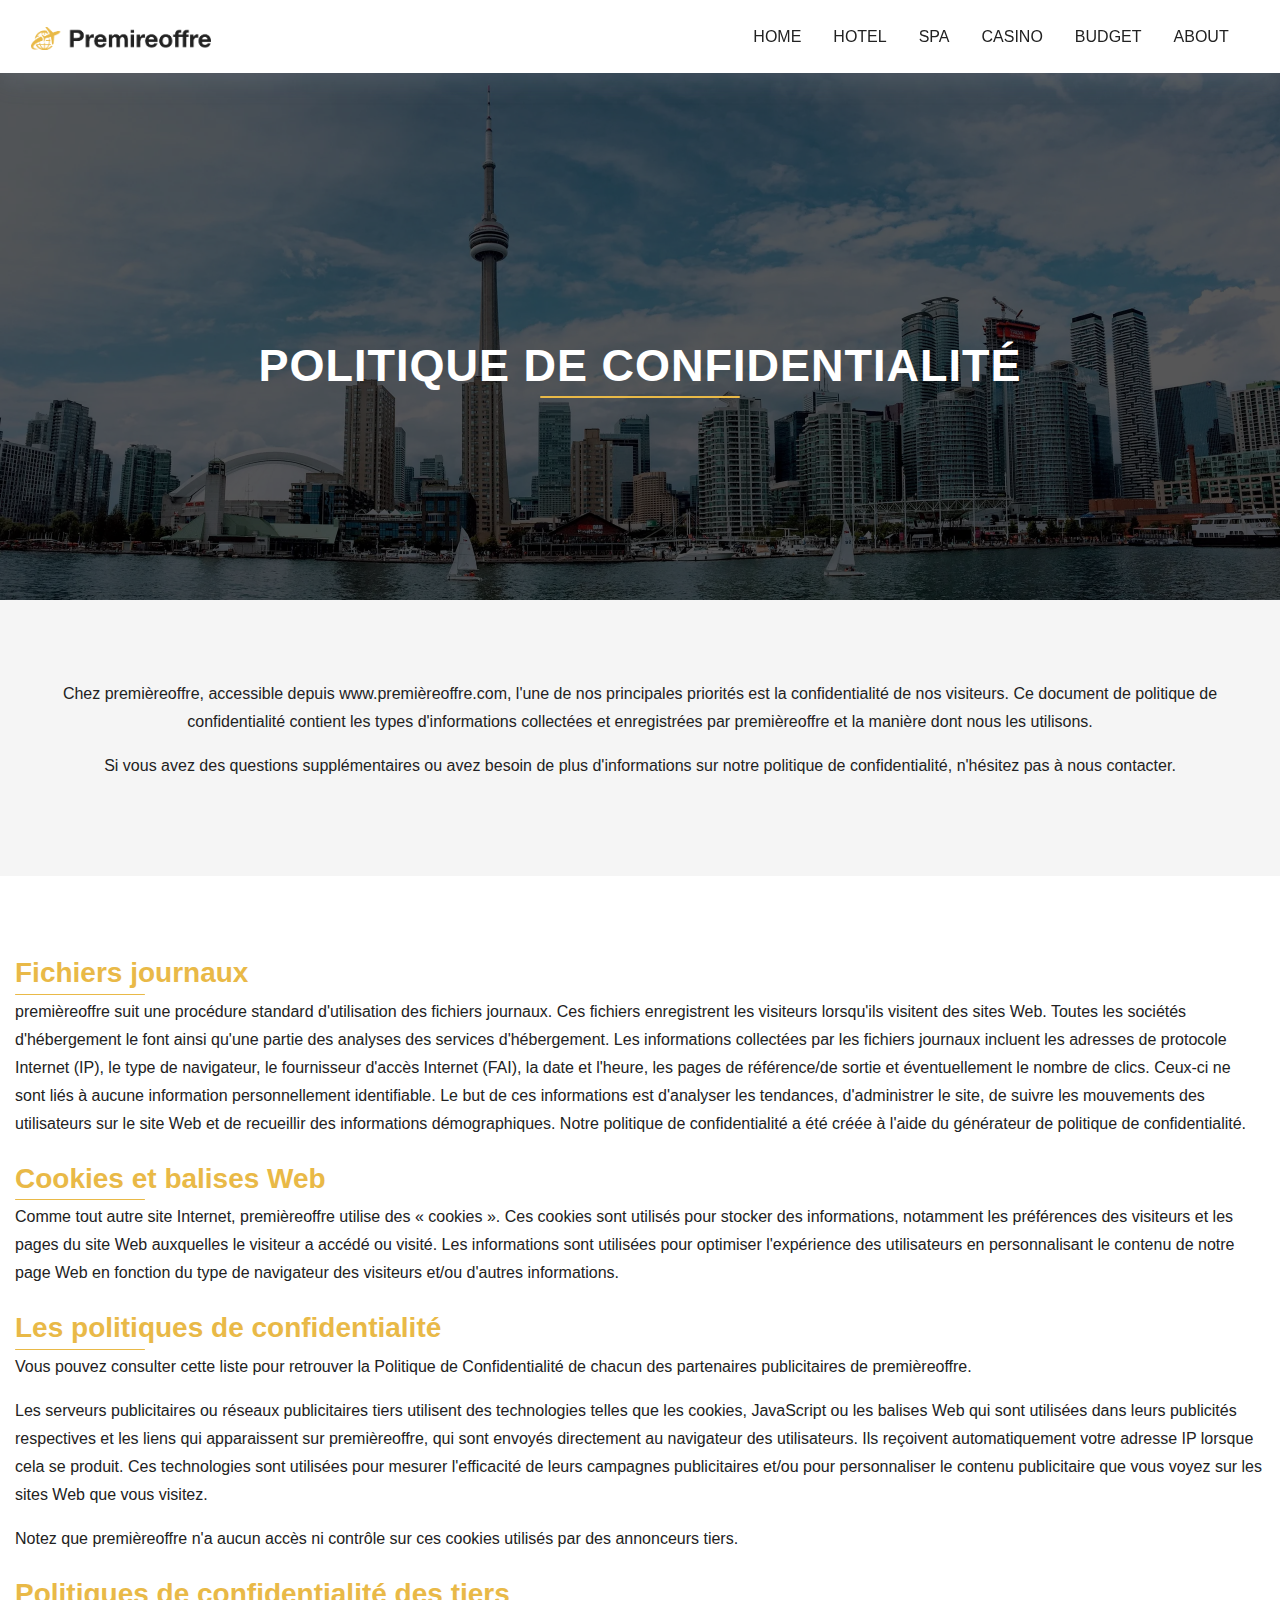
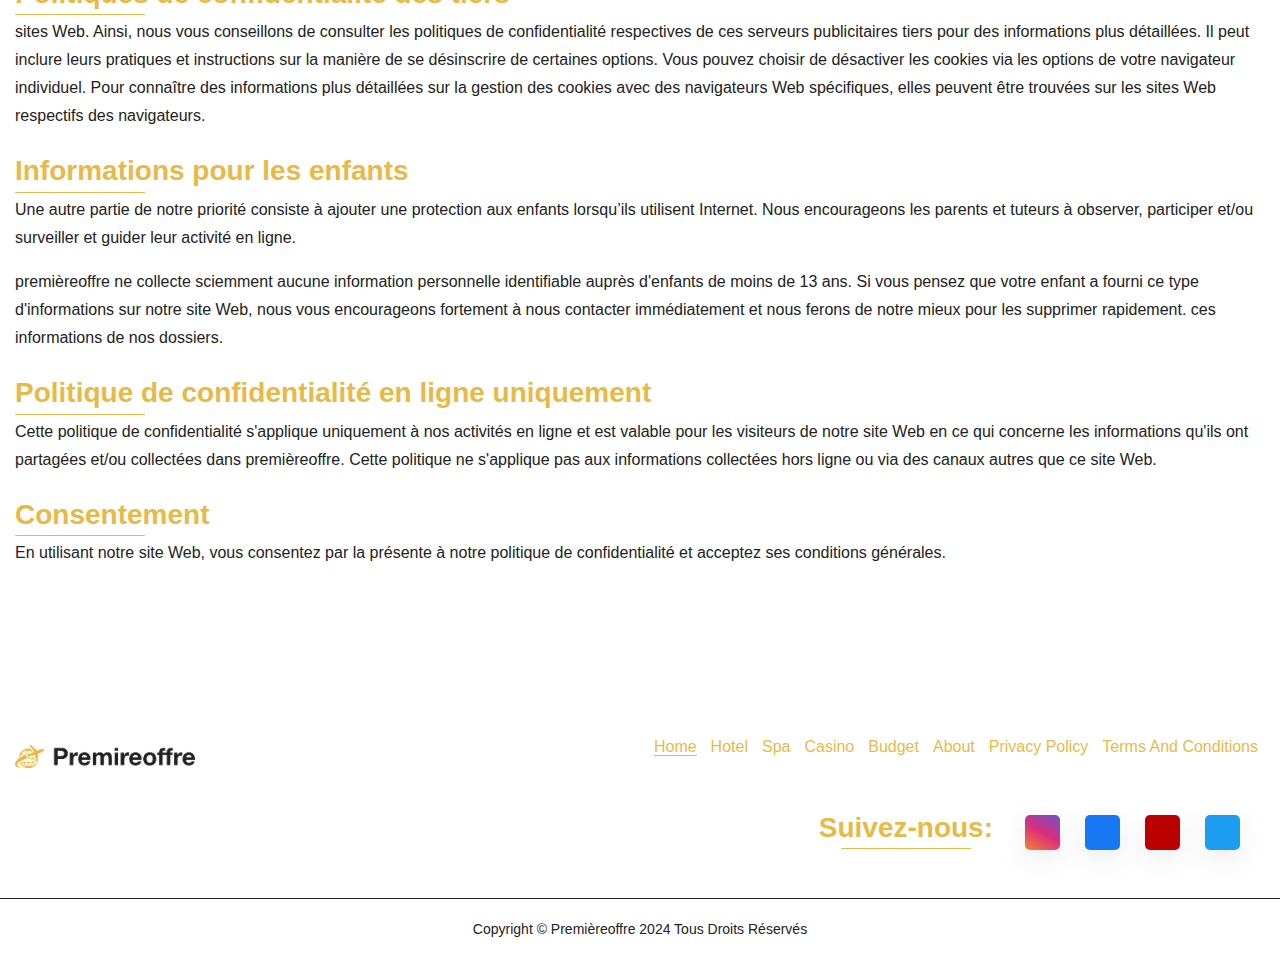
<file: privacy_policy.html>
<!DOCTYPE html>
<html lang="fr">

<head>
    <meta charset="UTF-8">
    <meta name="viewport" content="width=device-width, initial-scale=1.0">
    <title>Politique de confidentialité</title>
    <link rel="icon" href="./assets/images/favicon.ico" type="image/x-icon">
    <link rel="stylesheet" href="./assets/css/bootstrap.css">
    <link rel="stylesheet" href="./assets/css/style.css">
    <link rel="stylesheet" href="./assets/css/responsive.css">
    <!-- font  -->
    <link rel="stylesheet" href="https://site-assets.fontawesome.com/releases/v6.5.0/css/all.css">

    <link rel="preconnect" href="https://fonts.googleapis.com">
    <link rel="preconnect" href="https://fonts.gstatic.com" crossorigin>
    <link
        href="https://fonts.googleapis.com/css2?family=Cardo:wght@700&family=Cormorant+Garamond:wght@400;500;600;700&family=Lora:wght@400;500&family=Montserrat:wght@400;500;600&family=Palanquin+Dark:wght@500;600;700&family=Playfair+Display:wght@500;600;700&family=Roboto:wght@400;500&display=swap"
        rel="stylesheet">

    <link rel="preconnect" href="https://fonts.googleapis.com">
    <link rel="preconnect" href="https://fonts.gstatic.com" crossorigin>
    <link
        href="https://fonts.googleapis.com/css2?family=Cardo:wght@700&family=Cormorant+Garamond:wght@400;500;600;700&family=Lora:wght@400;500&family=Montserrat:wght@300;400;500&family=Palanquin+Dark:wght@500;600;700&family=Playfair+Display:wght@500;600;700&family=Roboto:wght@400;500&display=swap"
        rel="stylesheet">
</head>

<body>
    <!-- header -->
    <header>
        <nav class="nav container">
            <input type="checkbox" id="nav-check">
            <div class="nav-header">
                <div class="nav-title">
                    <a href="./index.html" class="logo"><img src="./assets/images/logon4.png" alt=""
                        class="img-fluid"></a>
                </div>
            </div>
            <div class="nav-btn">
                <label for="nav-check">
                    <span></span>
                    <span></span>
                    <span></span>
                </label>
            </div>
            <ul class="nav-list">
                <li><a href="./index.html">Home</a></li>
                <li><a href="./hotel.html">hotel</a></li>
                <li><a href="./spa.html">Spa</a></li>
                <li><a href="./casino.html">Casino</a></li>
                <li><a href="./budget.html">Budget</a></li>
                <li><a href="./about.html">about</a></li>
            </ul>
        </nav>
    </header>
    <!-- banner -->
    <div id="banner" class="sub_banner home_page_banner">
        <img src="./assets/images/canada_home_bg.webp" alt="sub_banner_img">
        <div class="container">
            <div class="sub_banner_content text-center">
                <h1>POLITIQUE DE CONFIDENTIALITÉ</h1>
            </div>
        </div>
    </div>


    <div class="after_banner_section section">
        <div class="container">
            <div class="row align-items-center">
                <div class="col-12 text-center">
                    <div class="left_side_ab">
                        <p>Chez premièreoffre, accessible depuis www.premièreoffre.com, l'une de nos principales
                            priorités est la confidentialité de nos visiteurs. Ce document de politique de confidentialité
                            contient les types d'informations collectées et enregistrées par premièreoffre et la manière
                            dont nous les utilisons.</p>
                        <P>Si vous avez des questions supplémentaires ou avez besoin de plus d'informations sur notre
                            politique de confidentialité, n'hésitez pas à nous contacter.</P>
                    </div>
                </div>
                <!-- <div class="col-lg-6">
                    <div class="right_side_ab">
                        <img src="./assets/images/hotel4.jpg" alt="" class="img-fluid">
                    </div>
                </div> -->
            </div>
        </div>
    </div>


    <div class="about_us section">
        <div class="container">
            <!-- <h2 class="text-center mb-5">Persónuverndarstefna</h2> -->
            <div class="row mb-4">
                <div class="col">
                    <h2 class="mb-2 ">Fichiers journaux</h2>
                    <p>premièreoffre suit une procédure standard d'utilisation des fichiers journaux. Ces fichiers
                        enregistrent les visiteurs lorsqu'ils visitent des sites Web. Toutes les sociétés d'hébergement
                        le font ainsi qu'une partie des analyses des services d'hébergement. Les informations
                        collectées par les fichiers journaux incluent les adresses de protocole Internet (IP), le type
                        de navigateur, le fournisseur d'accès Internet (FAI), la date et l'heure, les pages de
                        référence/de sortie et éventuellement le nombre de clics. Ceux-ci ne sont liés à aucune
                        information personnellement identifiable. Le but de ces informations est d'analyser les
                        tendances, d'administrer le site, de suivre les mouvements des utilisateurs sur le site Web et
                        de recueillir des informations démographiques. Notre politique de confidentialité a été créée
                        à l'aide du générateur de politique de confidentialité.</p>

                    <h2 class="mt-4 mb-2">Cookies et balises Web</h2>
                    <p>Comme tout autre site Internet, premièreoffre utilise des « cookies ». Ces cookies sont
                        utilisés pour stocker des informations, notamment les préférences des visiteurs et les pages
                        du site Web auxquelles le visiteur a accédé ou visité. Les informations sont utilisées pour
                        optimiser l'expérience des utilisateurs en personnalisant le contenu de notre page Web en
                        fonction du type de navigateur des visiteurs et/ou d'autres informations.</p>

                    <h2 class="mt-4 mb-2">Les politiques de confidentialité</h2>
                    <p>Vous pouvez consulter cette liste pour retrouver la Politique de Confidentialité de chacun
                        des partenaires publicitaires de premièreoffre.</p>
                        <p>Les serveurs publicitaires ou réseaux publicitaires tiers utilisent des technologies telles que
                            les cookies, JavaScript ou les balises Web qui sont utilisées dans leurs publicités
                            respectives et les liens qui apparaissent sur premièreoffre, qui sont envoyés directement au
                            navigateur des utilisateurs. Ils reçoivent automatiquement votre adresse IP lorsque cela se
                            produit. Ces technologies sont utilisées pour mesurer l'efficacité de leurs campagnes
                            publicitaires et/ou pour personnaliser le contenu publicitaire que vous voyez sur les sites
                            Web que vous visitez.</p>
                            <p>Notez que premièreoffre n'a aucun accès ni contrôle sur ces cookies utilisés par des
                                annonceurs tiers.</p>

                    <h2 class="mt-4 mb-2">Politiques de confidentialité des tiers</h2>
                    <p>sites Web. Ainsi, nous vous conseillons de consulter les politiques de confidentialité
                        respectives de ces serveurs publicitaires tiers pour des informations plus détaillées. Il peut
                        inclure leurs pratiques et instructions sur la manière de se désinscrire de certaines options.
                        
                        Vous pouvez choisir de désactiver les cookies via les options de votre navigateur individuel.
                        Pour connaître des informations plus détaillées sur la gestion des cookies avec des
                        navigateurs Web spécifiques, elles peuvent être trouvées sur les sites Web respectifs des
                        navigateurs.</p>


                    <h2 class="mt-4 mb-2">Informations pour les enfants</h2>
                    <p> Une autre partie de notre priorité consiste à ajouter une protection aux enfants lorsqu’ils
                        utilisent Internet. Nous encourageons les parents et tuteurs à observer, participer et/ou
                        surveiller et guider leur activité en ligne.
                    </p>
                    <p>premièreoffre ne collecte sciemment aucune information personnelle identifiable auprès
                        d'enfants de moins de 13 ans. Si vous pensez que votre enfant a fourni ce type
                        d'informations sur notre site Web, nous vous encourageons fortement à nous contacter
                        immédiatement et nous ferons de notre mieux pour les supprimer rapidement. ces
                        informations de nos dossiers.</p>

                    <h2 class="mt-4 mb-2">Politique de confidentialité en ligne uniquement</h2>
                    <p>Cette politique de confidentialité s'applique uniquement à nos activités en ligne et est valable
                        pour les visiteurs de notre site Web en ce qui concerne les informations qu'ils ont partagées
                        et/ou collectées dans premièreoffre. Cette politique ne s'applique pas aux informations
                        collectées hors ligne ou via des canaux autres que ce site Web.</p>



                    <h2 class="mt-4 mb-2">Consentement</h2>
                    <p>En utilisant notre site Web, vous consentez par la présente à notre politique de
                        confidentialité et acceptez ses conditions générales.</p>

                </div>
            </div>
        </div>
    </div>


    <footer class="py-5">
        <div class="container">
            <div class="top_footer">
                <div class="row align-items-center">
                    <div class="col-12 col-xl-3">
                        <div class="footer_left">
                            <a href="./index.html" class="logo"><img src="./assets/images/logon4.png" alt=""
                                class="img-fluid"></a>
                        </div>
                    </div>
                    <div class="col-12 col-xl-9">
                        <div class="footer_left footer_right_ul">
                            <ul>
                                <li><a href="./index.html" class="active">Home</a></li>
                                <li><a href="./hotel.html">Hotel</a></li>
                                <li><a href="./spa.html">Spa</a></li>
                                <li><a href="./casino.html">Casino</a></li>
                                <li><a href="./budget.html">Budget</a></li>
                                <li><a href="./about.html">about</a></li>
                                <li><a href="./privacy_policy.html">Privacy policy</a></li>
                                <li><a href="./terms_and_conditions.html">Terms and Conditions</a></li>
                            </ul>
                        </div>
                    </div>
                </div>
            </div>
            <div class="row">
                <div class="col">
                    <div class="footer_right">
                        <h2 class="mb-0">Suivez-nous: </h2>
                        <ul>
                            <li><a href=""><i class="fa-brands fa-instagram"></i></a></li>
                            <li><a href=""><i class="fa-brands fa-facebook-f"></i></a></li>
                            <li><a href=""><i class="fa-brands fa-youtube"></i></a></li>
                            <li><a href=""><i class="fa-brands fa-twitter"></i></a></li>
                        </ul>
                    </div>
                </div>
            </div>
        </div>
    </footer>
    <div class="lower_footer">
        <div class="container">
            <div class="row">
                <div class="col text-center">
                    <p class="py-3 mb-0">Copyright © Premièreoffre 2024 Tous droits réservés</p>
                </div>
            </div>
        </div>
    </div>

    <script src="https://code.jquery.com/jquery-3.7.1.min.js"
        integrity="sha256-/JqT3SQfawRcv/BIHPThkBvs0OEvtFFmqPF/lYI/Cxo=" crossorigin="anonymous"></script>
    <script src="./assets/js/bootstrap.bundle.js"></script>

</body>

</html>
</file>
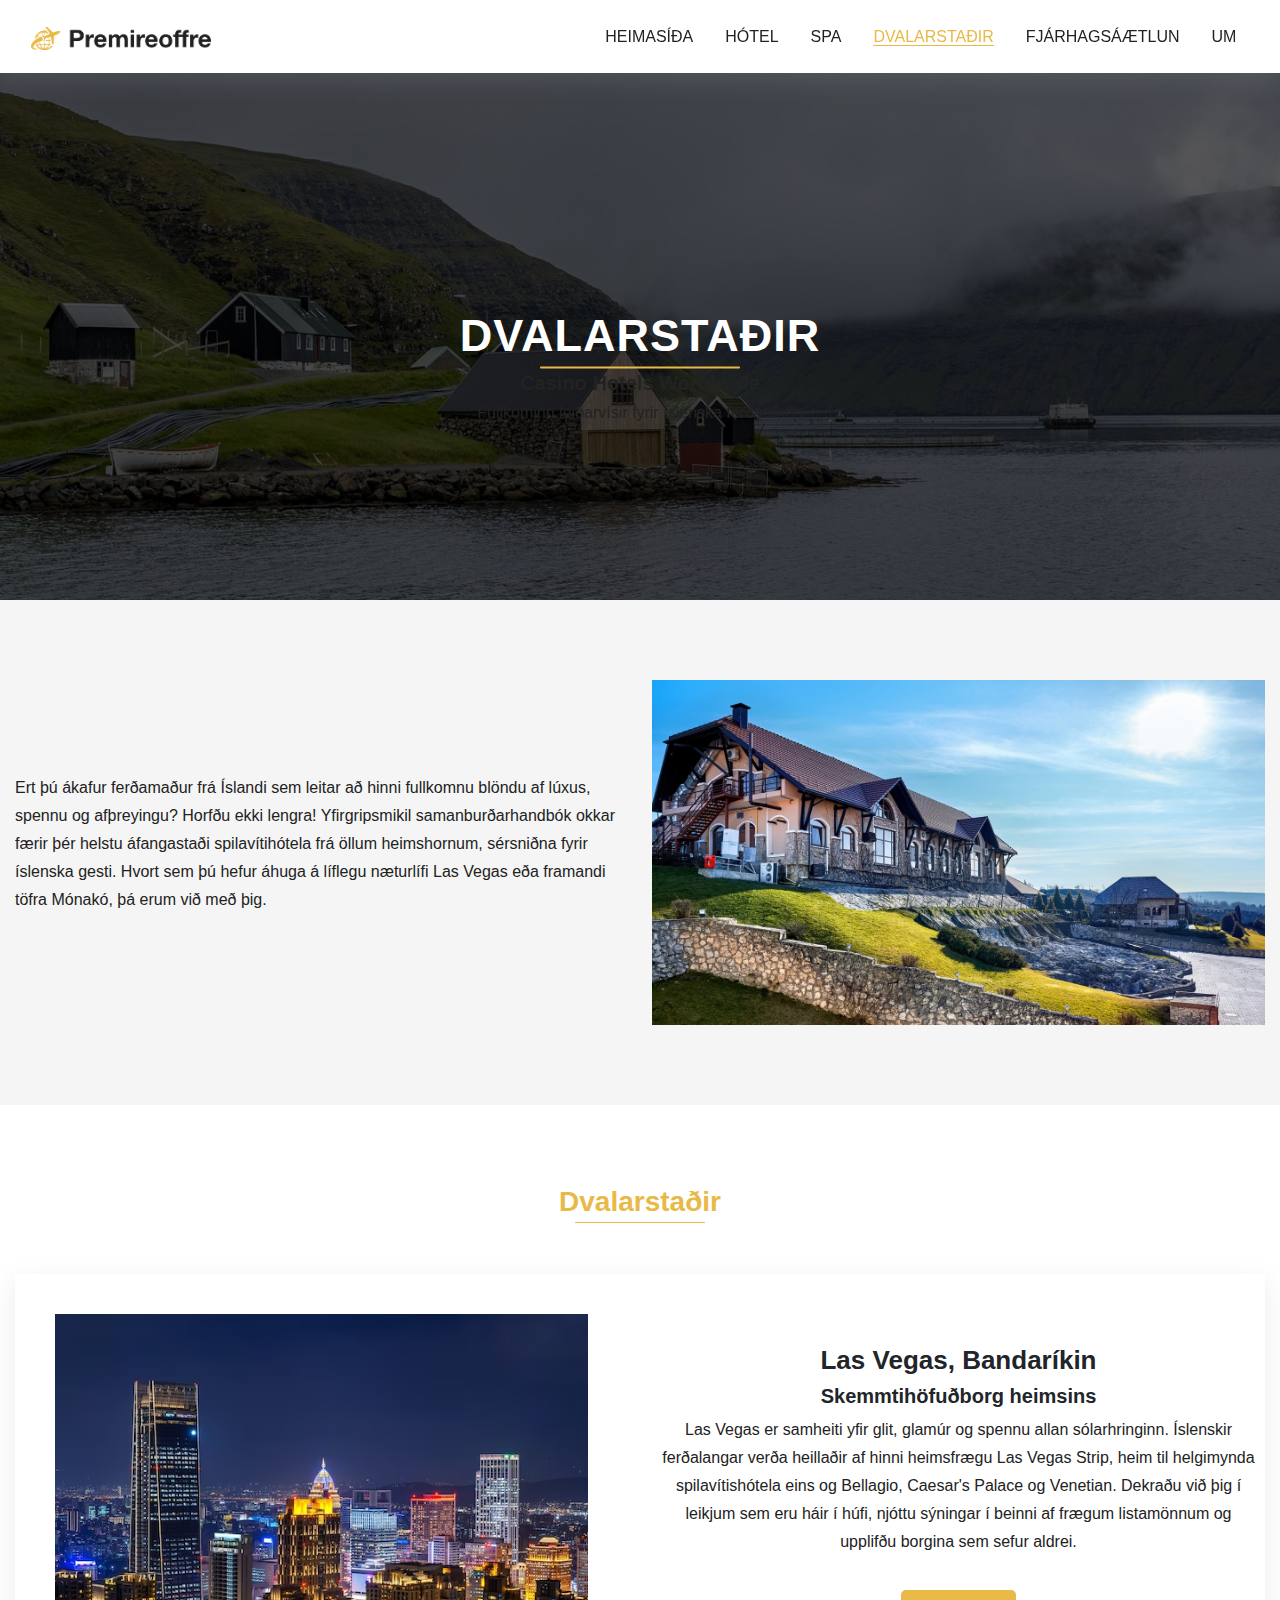
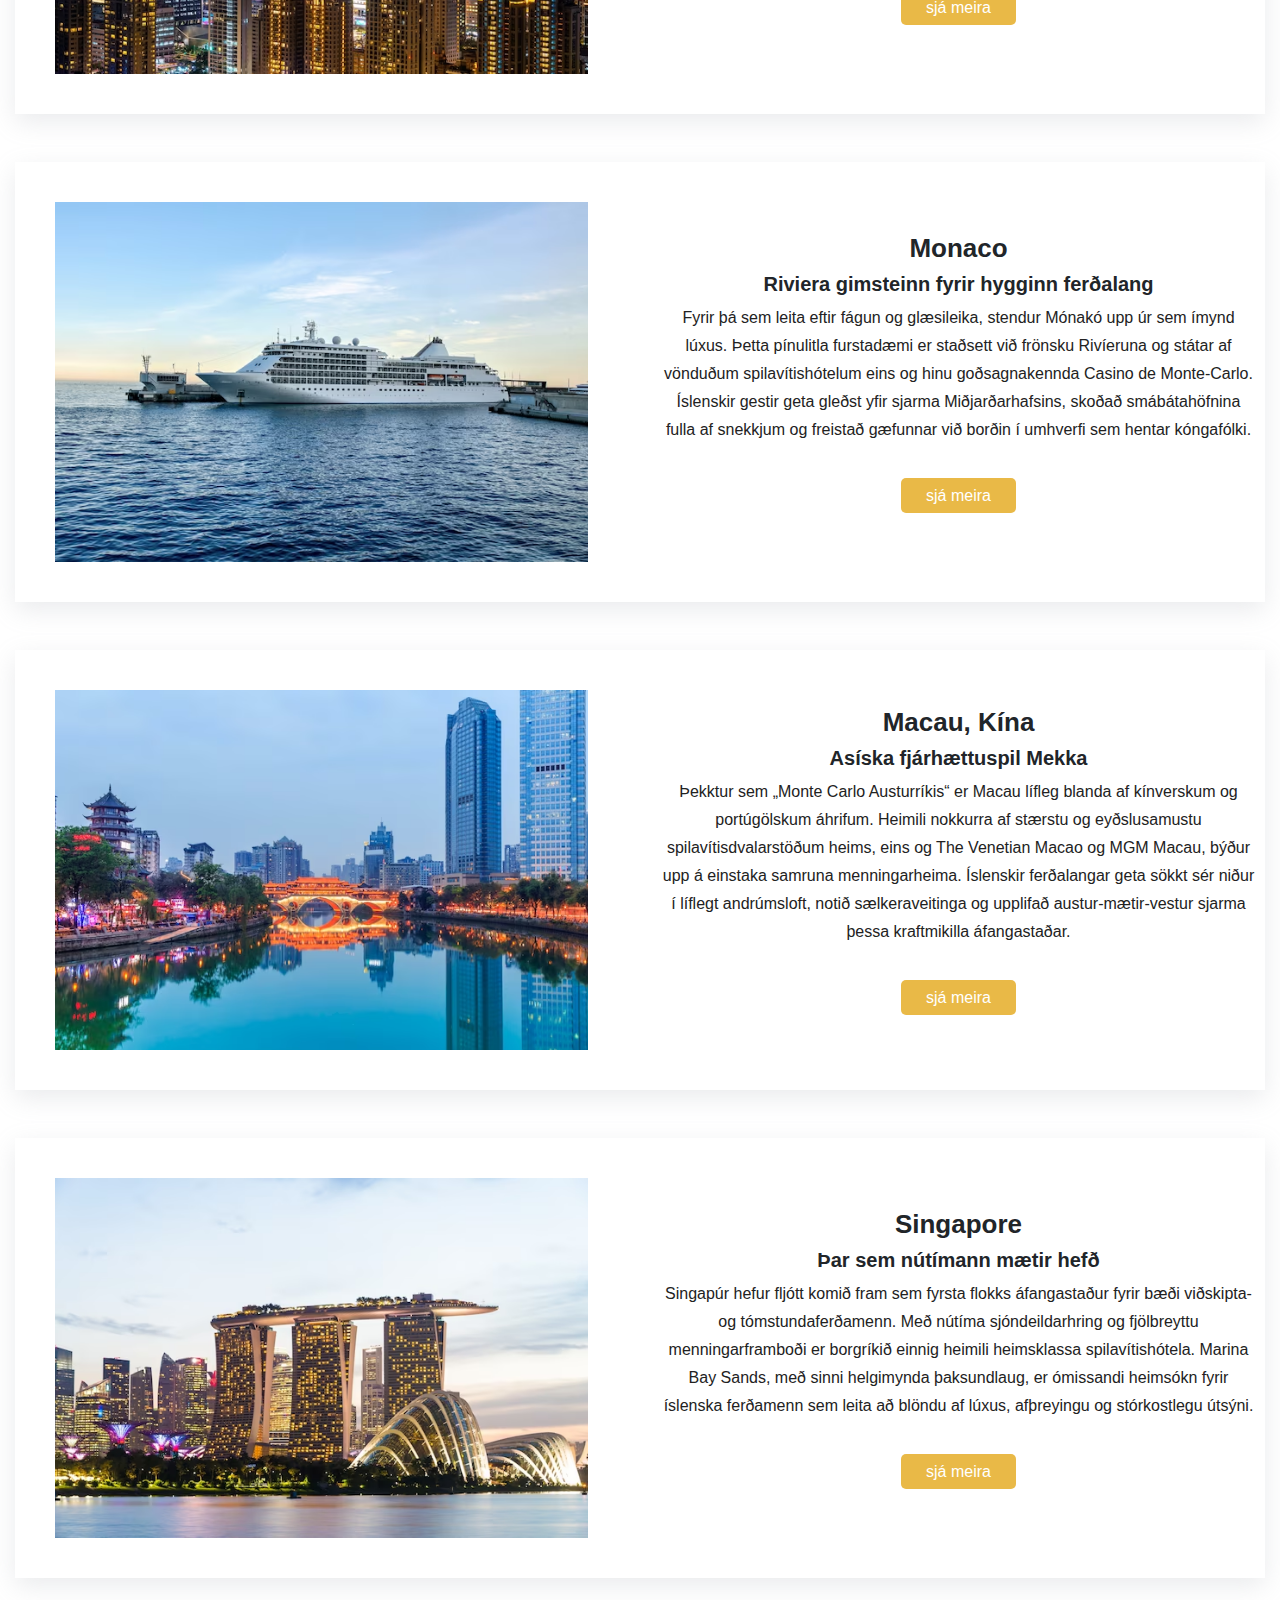
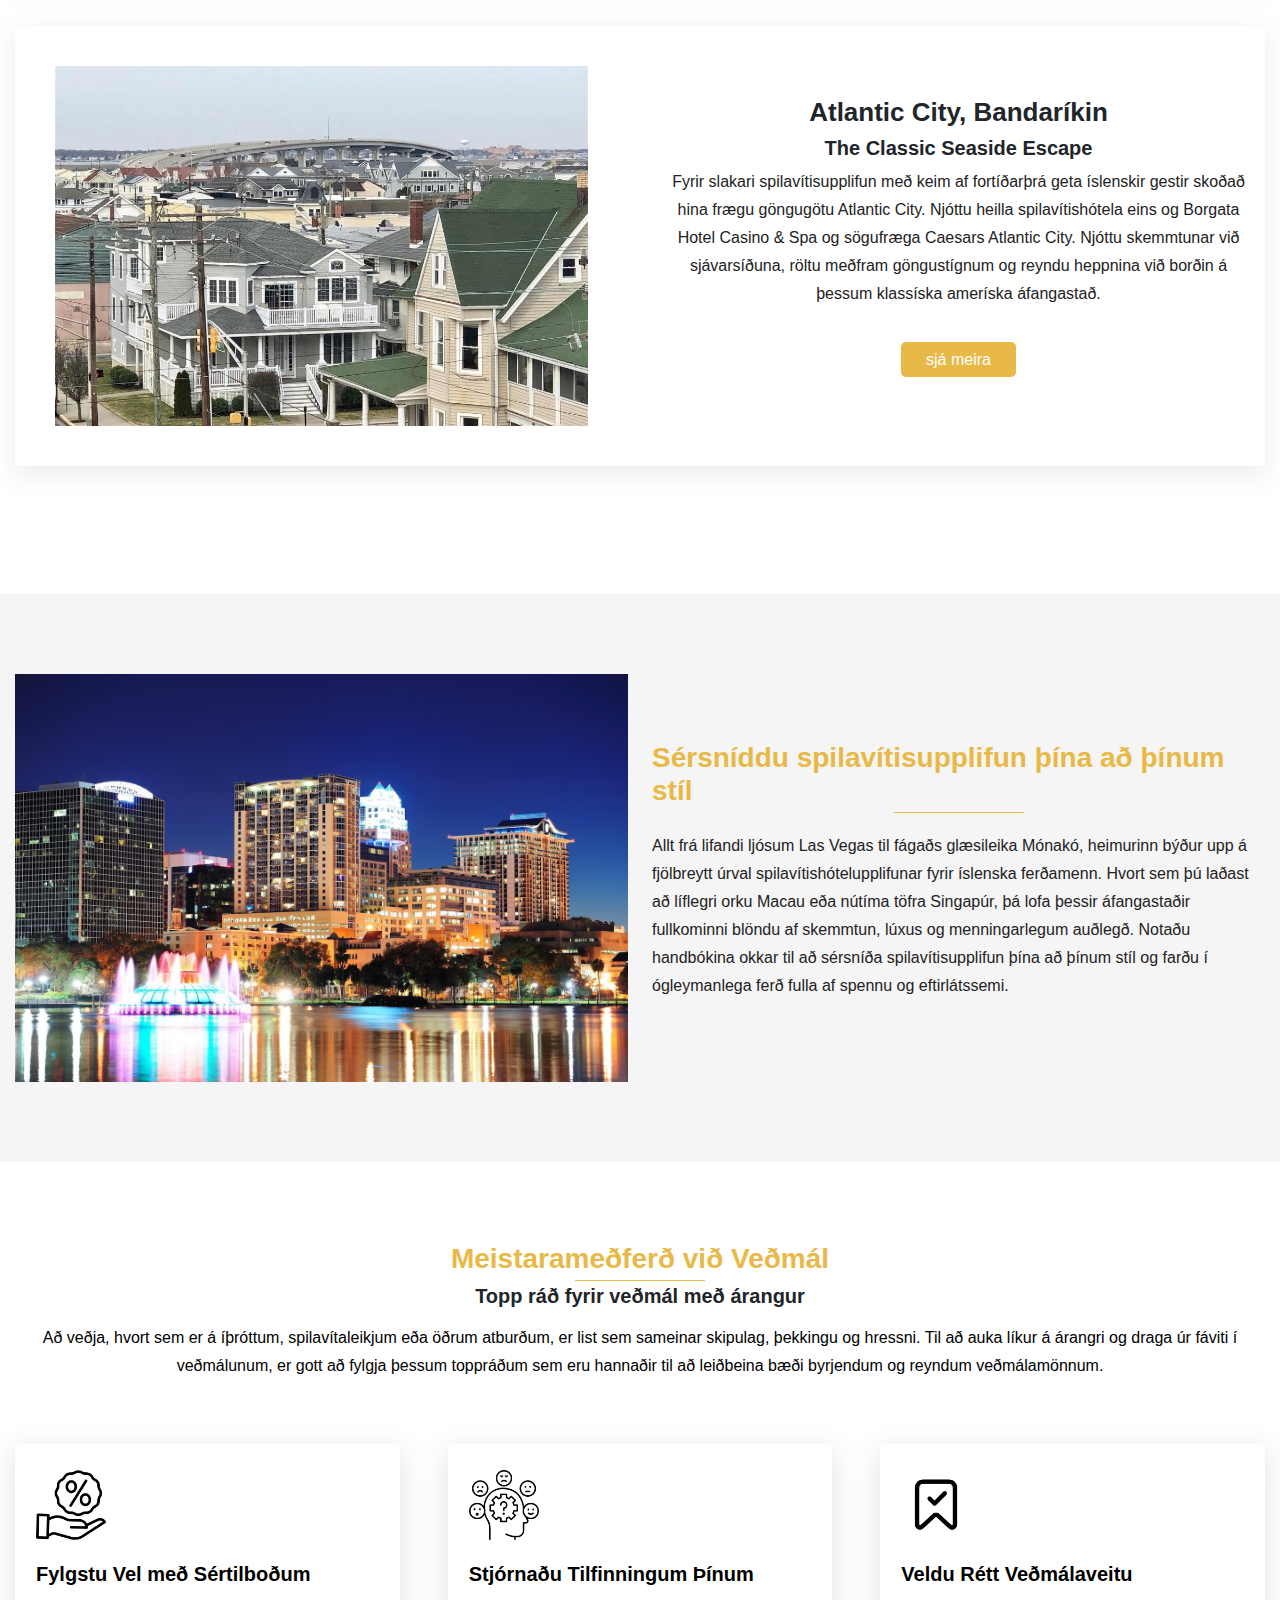
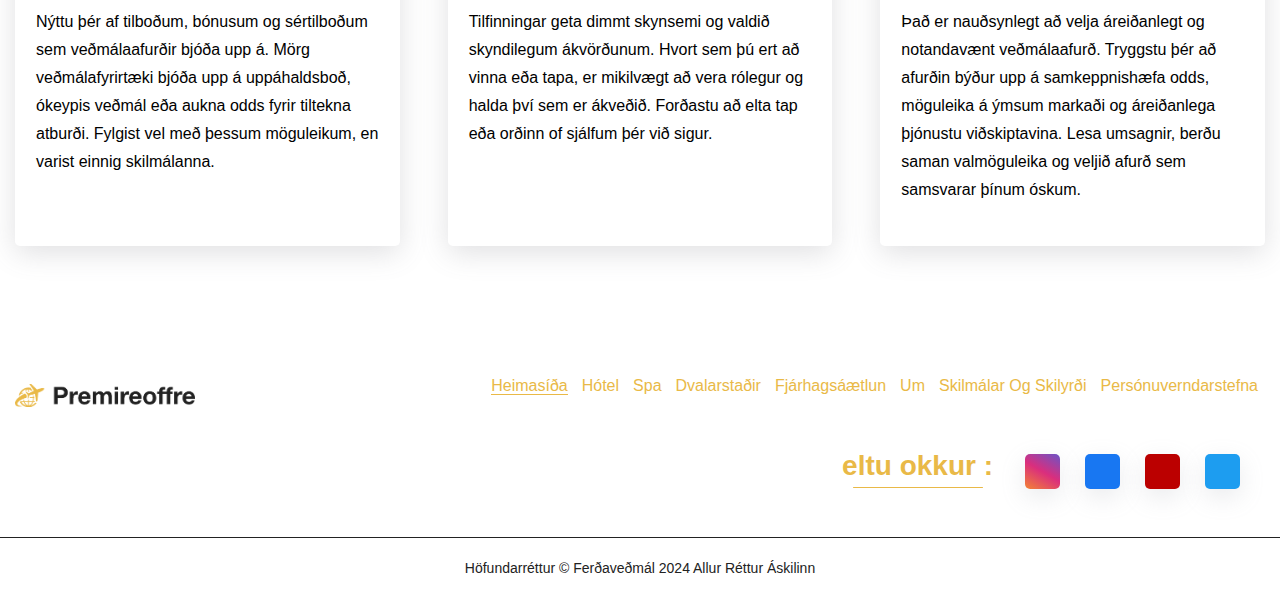
<file: resorts.html>
<!DOCTYPE html>
<html lang="is">

<head>
    <meta charset="UTF-8">
    <meta name="viewport" content="width=device-width, initial-scale=1.0">
    <title>Dvalarstaðir</title>
    <link rel="icon" href="./assets/images/favicon.ico" type="image/x-icon">
    <link rel="stylesheet" href="./assets/css/bootstrap.css">
    <link rel="stylesheet" href="./assets/css/style.css">
    <link rel="stylesheet" href="./assets/css/responsive.css">
    <!-- font  -->
    <link rel="stylesheet" href="https://site-assets.fontawesome.com/releases/v6.5.0/css/all.css">

    <link rel="preconnect" href="https://fonts.googleapis.com">
    <link rel="preconnect" href="https://fonts.gstatic.com" crossorigin>
    <link
        href="https://fonts.googleapis.com/css2?family=Cardo:wght@700&family=Cormorant+Garamond:wght@400;500;600;700&family=Lora:wght@400;500&family=Montserrat:wght@400;500;600&family=Palanquin+Dark:wght@500;600;700&family=Playfair+Display:wght@500;600;700&family=Roboto:wght@400;500&display=swap"
        rel="stylesheet">

    <link rel="preconnect" href="https://fonts.googleapis.com">
    <link rel="preconnect" href="https://fonts.gstatic.com" crossorigin>
    <link
        href="https://fonts.googleapis.com/css2?family=Cardo:wght@700&family=Cormorant+Garamond:wght@400;500;600;700&family=Lora:wght@400;500&family=Montserrat:wght@300;400;500&family=Palanquin+Dark:wght@500;600;700&family=Playfair+Display:wght@500;600;700&family=Roboto:wght@400;500&display=swap"
        rel="stylesheet">
</head>

<body>
    <!-- header -->
    <header>
        <nav class="nav container">
            <input type="checkbox" id="nav-check">
            <div class="nav-header">
                <div class="nav-title">
                    <a href="./index.html" class="logo"><img src="./assets/images/logon4.png" alt=""
                        class="img-fluid"></a>
                </div>
            </div>
            <div class="nav-btn">
                <label for="nav-check">
                    <span></span>
                    <span></span>
                    <span></span>
                </label>
            </div>
            <ul class="nav-list">
                <li><a href="./index.html">Heimasíða</a></li>
                <li><a href="./hotel.html">Hótel</a></li>
                <li><a href="./spa.html">Spa</a></li>
                <li><a href="./resorts.html" class="active">Dvalarstaðir</a></li>
                <li><a href="./budget.html">Fjárhagsáætlun</a></li>
                <li><a href="./um.html">Um</a></li>
            </ul>
        </nav>
    </header>
    <!-- banner -->
    <div id="banner" class="sub_banner home_page_banner">
        <img src="./assets/images/reorts_bg.jpg" alt="sub_banner_img">
        <div class="container">
            <div class="sub_banner_content text-center">
                <h1>Dvalarstaðir</h1>
                <h5>
                    Casino Hotels Worldwide
                </h5>
                <h6>Fullkominn leiðarvísir fyrir íslenska ferðamenn</h6>
            </div>
        </div>
    </div>


    <div class="after_banner_section section">
        <div class="container">
            <div class="row align-items-center">
                <div class="col-lg-6">
                    <div class="left_side_ab">
                        <p>Ert þú ákafur ferðamaður frá Íslandi sem leitar að hinni fullkomnu blöndu af lúxus, spennu og
                            afþreyingu? Horfðu ekki lengra! Yfirgripsmikil samanburðarhandbók okkar færir þér helstu
                            áfangastaði spilavítihótela frá öllum heimshornum, sérsniðna fyrir íslenska gesti. Hvort sem
                            þú hefur áhuga á líflegu næturlífi Las Vegas eða framandi töfra Mónakó, þá erum við með
                            þig.</p>
                    </div>
                </div>
                <div class="col-lg-6">
                    <div class="right_side_ab">
                        <img src="./assets/images/resort_main.jpg" alt="" class="img-fluid">
                    </div>
                </div>
            </div>
        </div>
    </div>


    <!-- luxury_hotels -->

    <div class="luxury_hotels section">
        <div class="container">
            <div class="row">
                <div class="col text-center mb-5">
                    <h2>Dvalarstaðir</h2>
                </div>
            </div>
            <div class="luxury_hotels_inner mb-5">
                <div class="row justify-content-center align-items-center">
                    <div class="col-lg-6">
                        <div class="luxhotel_card_further">
                            <a href="https://www.caesars.com/caesars-windsor/casino" target="_blank">
                                <img src="./assets/images/lasvegas.avif" alt="" class="img-fluid">
                            </a>

                        </div>
                    </div>
                    <div class="col-lg-6">

                        <div class="content_card text-center">
                            <h3 class="mb-2">Las Vegas, Bandaríkin</h3>
                            <h5 class="mb-2">Skemmtihöfuðborg heimsins</h5>
                            <p>Las Vegas er samheiti yfir glit, glamúr og spennu allan sólarhringinn. Íslenskir
                                ferðalangar
                                verða heillaðir af hinni heimsfrægu Las Vegas Strip, heim til helgimynda
                                spilavítishótela eins
                                og Bellagio, Caesar's Palace og Venetian. Dekraðu við þig í leikjum sem eru háir í húfi,
                                njóttu
                                sýningar í beinni af frægum listamönnum og upplifðu borgina sem sefur aldrei.</p>
                            <div class="text-center py-4">
                                <a href="https://www.caesars.com/caesars-windsor/casino" class="common_btn"
                                    target="_blank">sjá meira</a>
                            </div>
                        </div>
                    </div>
                </div>
            </div>

            <div class="luxury_hotels_inner mb-5">
                <div class="row justify-content-center align-items-center">
                    <div class="col-lg-6">
                        <div class="luxhotel_card_further">
                            <a href="https://www.montecarlosbm.com/en/casino-monaco/casino-monte-carlo" target="_blank">
                                <img src="./assets/images/monaco.avif" alt="" class="img-fluid">
                            </a>

                        </div>
                    </div>
                    <div class="col-lg-6">

                        <div class="content_card text-center">
                            <h3 class="mb-2">Monaco</h3>
                            <h5 class="mb-2">Riviera gimsteinn fyrir hygginn ferðalang</h5>
                            <p>Fyrir þá sem leita eftir fágun og glæsileika, stendur Mónakó upp úr sem ímynd lúxus.
                                Þetta
                                pínulitla furstadæmi er staðsett við frönsku Rivíeruna og státar af vönduðum
                                spilavítishótelum eins og hinu goðsagnakennda Casino de Monte-Carlo. Íslenskir gestir
                                geta
                                gleðst yfir sjarma Miðjarðarhafsins, skoðað smábátahöfnina fulla af snekkjum og freistað
                                gæfunnar við borðin í umhverfi sem hentar kóngafólki.</p>
                            <div class="text-center py-4">
                                <a href="https://www.montecarlosbm.com/en/casino-monaco/casino-monte-carlo"
                                    class="common_btn" target="_blank">sjá meira</a>
                            </div>
                        </div>
                    </div>
                </div>
            </div>

            <div class="luxury_hotels_inner mb-5">
                <div class="row justify-content-center align-items-center">
                    <div class="col-lg-6">
                        <div class="luxhotel_card_further">
                            <a href="https://www.mgm.mo/" target="_blank">
                                <img src="./assets/images/macau.avif" alt="" class="img-fluid">
                            </a>

                        </div>
                    </div>
                    <div class="col-lg-6">

                        <div class="content_card text-center">
                            <h3 class="mb-2">Macau, Kína</h3>
                            <h5 class="mb-2">Asíska fjárhættuspil Mekka</h5>
                            <p>Þekktur sem „Monte Carlo Austurríkis“ er Macau lífleg blanda af kínverskum og
                                portúgölskum áhrifum. Heimili nokkurra af stærstu og eyðslusamustu
                                spilavítisdvalarstöðum
                                heims, eins og The Venetian Macao og MGM Macau, býður upp á einstaka samruna
                                menningarheima. Íslenskir ferðalangar geta sökkt sér niður í líflegt andrúmsloft, notið
                                sælkeraveitinga og upplifað austur-mætir-vestur sjarma þessa kraftmikilla áfangastaðar.
                            </p>
                            <div class="text-center py-4">
                                <a href="https://www.mgm.mo/" class="common_btn" target="_blank">sjá meira</a>
                            </div>
                        </div>
                    </div>
                </div>
            </div>

            <div class="luxury_hotels_inner mb-5">
                <div class="row justify-content-center align-items-center">
                    <div class="col-lg-6">
                        <div class="luxhotel_card_further">
                            <a href="https://www.marinabaysands.com/?utm_source=google&utm_medium=GMB&utm_campaign=hotel_info_main" target="_blank">
                                <img src="./assets/images/singa.avif" alt="" class="img-fluid">
                            </a>

                        </div>
                    </div>
                    <div class="col-lg-6">

                        <div class="content_card text-center">
                            <h3 class="mb-2">Singapore</h3>
                            <h5 class="mb-2">Þar sem nútímann mætir hefð</h5>
                            <p>Singapúr hefur fljótt komið fram sem fyrsta flokks áfangastaður fyrir bæði viðskipta- og
                                tómstundaferðamenn. Með nútíma sjóndeildarhring og fjölbreyttu menningarframboði er
                                borgríkið einnig heimili heimsklassa spilavítishótela. Marina Bay Sands, með sinni
                                helgimynda þaksundlaug, er ómissandi heimsókn fyrir íslenska ferðamenn sem leita að
                                blöndu af lúxus, afþreyingu og stórkostlegu útsýni.</p>
                            <div class="text-center py-4">
                                <a href="https://www.marinabaysands.com/?utm_source=google&utm_medium=GMB&utm_campaign=hotel_info_main" class="common_btn" target="_blank">sjá meira</a>
                            </div>
                        </div>
                    </div>
                </div>
            </div>

            <div class="luxury_hotels_inner mb-5">
                <div class="row justify-content-center align-items-center">
                    <div class="col-lg-6">
                        <div class="luxhotel_card_further">
                            <a href="https://www.theoceanac.com/?utm_source=google&utm_medium=listing&utm_campaign=ocean+casino+resort" target="_blank">
                                <img src="./assets/images/atlantic_city.jpg" alt="" class="img-fluid">
                            </a>

                        </div>
                    </div>
                    <div class="col-lg-6">

                        <div class="content_card text-center">
                            <h3 class="mb-2">Atlantic City, Bandaríkin</h3>
                            <h5 class="mb-2">The Classic Seaside Escape</h5>
                            <p>Fyrir slakari spilavítisupplifun með keim af fortíðarþrá geta íslenskir gestir skoðað
                                hina frægu
                                göngugötu Atlantic City. Njóttu heilla spilavítishótela eins og Borgata Hotel Casino &
                                Spa og
                                sögufræga Caesars Atlantic City. Njóttu skemmtunar við sjávarsíðuna, röltu meðfram
                                göngustígnum og reyndu heppnina við borðin á þessum klassíska ameríska áfangastað.</p>
                            <div class="text-center py-4">
                                <a href="https://www.theoceanac.com/?utm_source=google&utm_medium=listing&utm_campaign=ocean+casino+resort" class="common_btn" target="_blank">sjá meira</a>
                            </div>
                        </div>
                    </div>
                </div>
            </div>

        </div>
    </div>



    <div class="after_banner_section section before_banner_section">
        <div class="container">
            <div class="row align-items-center">
                <div class="col-lg-6">
                    <div class="right_side_ab">
                        <img src="./assets/images/vegas_before.avif" alt="" class="img-fluid">
                    </div>
                </div>
                <div class="col-lg-6">
                    <div class="left_side_ab">
                        <h2 class="mb-4">Sérsníddu spilavítisupplifun þína að þínum stíl</h2>
                        <p>Allt frá lifandi ljósum Las Vegas til fágaðs glæsileika Mónakó, heimurinn býður upp á
                            fjölbreytt úrval spilavítishótelupplifunar fyrir íslenska ferðamenn. Hvort sem þú laðast að
                            líflegri orku Macau eða nútíma töfra Singapúr, þá lofa þessir áfangastaðir fullkominni
                            blöndu
                            af skemmtun, lúxus og menningarlegum auðlegð. Notaðu handbókina okkar til að sérsníða
                            spilavítisupplifun þína að þínum stíl og farðu í ógleymanlega ferð fulla af spennu og
                            eftirlátssemi.</p>
                    </div>
                </div>
            </div>
        </div>
    </div>


    <div class="why_choose_resort section">
        <div class="container">
            <div class="row">
                <div class="col text-center mb-5">
                    <h2>Meistarameðferð við Veðmál</h2>
                    <h5 class="mb-3">Topp ráð fyrir veðmál með árangur</h5>
                    <p>Að veðja, hvort sem er á íþróttum, spilavítaleikjum eða öðrum atburðum, er list sem
                        sameinar skipulag, þekkingu og hressni. Til að auka líkur á árangri og draga úr fáviti í

                        veðmálunum, er gott að fylgja þessum toppráðum sem eru hannaðir til að leiðbeina
                        bæði byrjendum og reyndum veðmálamönnum.</p>
                </div>
            </div>

            <div class="why_choose_inner">
                <div class="row g-5 justify-content-center">
                    <div class="col-md-6 col-lg-4">
                        <div class="why_choose_card">
                            <img src="./assets/images/resort_icon1.png" alt="" class="img-fluid">
                            <h3>Fylgstu Vel með Sértilboðum</h3>
                            <p>Nýttu þér af tilboðum, bónusum og sértilboðum sem veðmálaafurðir bjóða
                                upp á. Mörg veðmálafyrirtæki bjóða upp á uppáhaldsboð, ókeypis veðmál eða
                                aukna odds fyrir tiltekna atburði. Fylgist vel með þessum möguleikum, en
                                varist einnig skilmálanna.</p>
                        </div>
                    </div>
                    <div class="col-md-6 col-lg-4">
                        <div class="why_choose_card">
                            <img src="./assets/images/resort_icon2.png" alt="" class="img-fluid">
                            <h3>Stjórnaðu Tilfinningum Þínum</h3>
                            <p>Tilfinningar geta dimmt skynsemi og valdið skyndilegum ákvörðunum. Hvort
                                sem þú ert að vinna eða tapa, er mikilvægt að vera rólegur og halda því sem er
                                ákveðið. Forðastu að elta tap eða orðinn of sjálfum þér við sigur.</p>
                        </div>
                    </div>
                    <div class="col-md-6 col-lg-4">
                        <div class="why_choose_card">
                            <img src="./assets/images/resort_icon3.png" alt="" class="img-fluid">
                            <h3>Veldu Rétt Veðmálaveitu</h3>
                            <p>Það er nauðsynlegt að velja áreiðanlegt og notandavænt veðmálaafurð.
                                Tryggstu þér að afurðin býður upp á samkeppnishæfa odds, möguleika á
                                ýmsum markaði og áreiðanlega þjónustu viðskiptavina. Lesa umsagnir, berðu
                                saman valmöguleika og veljið afurð sem samsvarar þínum óskum.</p>
                        </div>
                    </div>
                </div>
            </div>
        </div>
    </div>
    <!-- bottom_text_section -->
    <!-- <div class="bottom_text_section section">
        <div class="container">
            <div class="row">
                <div class="col">
                    <p>Lúxus heilsulindarhótel Íslands endurskilgreina eftirlátið, hvert um sig býður upp á sérstaka
                        upplifun sem mótast af einstökum náttúruþáttum landsins.</p>
                    <p>við erum staðráðin í að veita þér vandræðalausa og innsæi hótelbókunarupplifun. Hvort sem
                        þú hefur fundið hina fullkomnu dvöl sem hentar þínum óskum eða safnað dýrmætum
                        upplýsingum fyrir komandi ferð, þá erum við himinlifandi með að hafa verið hluti af
                        ferðaáætlun þinni.</p>
                        <p>Skuldbinding okkar um að hjálpa þér að uppgötva bestu hótelin á besta verði endar aldrei.
                            Ekki hika við að snúa aftur hvenær sem flækingsþráin kallar á og leyfðu ferðaveðmál.com að
                            vera leiðarvísir þinn að merkilegri dvöl um allan heim.</p>
                </div>
            </div>
        </div>
    </div> -->

    <footer class="py-5">
        <div class="container">
            <div class="top_footer">
                <div class="row align-items-center">
                    <div class="col-12 col-xl-3">
                        <div class="footer_left">
                            <a href="./index.html" class="logo"><img src="./assets/images/logon4.png" alt=""
                                class="img-fluid"></a>
                        </div>
                    </div>
                    <div class="col-12 col-xl-9">
                        <div class="footer_left footer_right_ul">
                            <ul>
                                <li><a href="./index.html" class="active">Heimasíða</a></li>
                                <li><a href="./hotel.html">Hótel</a></li>
                                <li><a href="./spa.html">Spa</a></li>
                                <li><a href="./resorts.html">Dvalarstaðir</a></li>
                                <li><a href="./budget.html">Fjárhagsáætlun</a></li>
                                <li><a href="./um.html">Um</a></li>
                                <li><a href="./terms_and_conditions.html">Skilmálar og skilyrði</a></li>
                                <li><a href="./privacy_policy.html">Persónuverndarstefna</a></li>
                            </ul>
                        </div>
                    </div>
                </div>
            </div>
            <div class="row">
                <div class="col">
                    <div class="footer_right">
                        <h2 class="mb-0">eltu okkur : </h2>
                        <ul>
                            <li><a href=""><i class="fa-brands fa-instagram"></i></a></li>
                            <li><a href=""><i class="fa-brands fa-facebook-f"></i></a></li>
                            <li><a href=""><i class="fa-brands fa-youtube"></i></a></li>
                            <li><a href=""><i class="fa-brands fa-twitter"></i></a></li>
                        </ul>
                    </div>
                </div>
            </div>
        </div>
    </footer>
    <div class="lower_footer">
        <div class="container">
            <div class="row">
                <div class="col text-center">
                    <p class="py-3 mb-0">Höfundarréttur © ferðaveðmál 2024 Allur réttur áskilinn</p>
                </div>
            </div>
        </div>
    </div>

    <script src="https://code.jquery.com/jquery-3.7.1.min.js"
        integrity="sha256-/JqT3SQfawRcv/BIHPThkBvs0OEvtFFmqPF/lYI/Cxo=" crossorigin="anonymous"></script>
    <script src="./assets/js/bootstrap.bundle.js"></script>

</body>

</html>
</file>
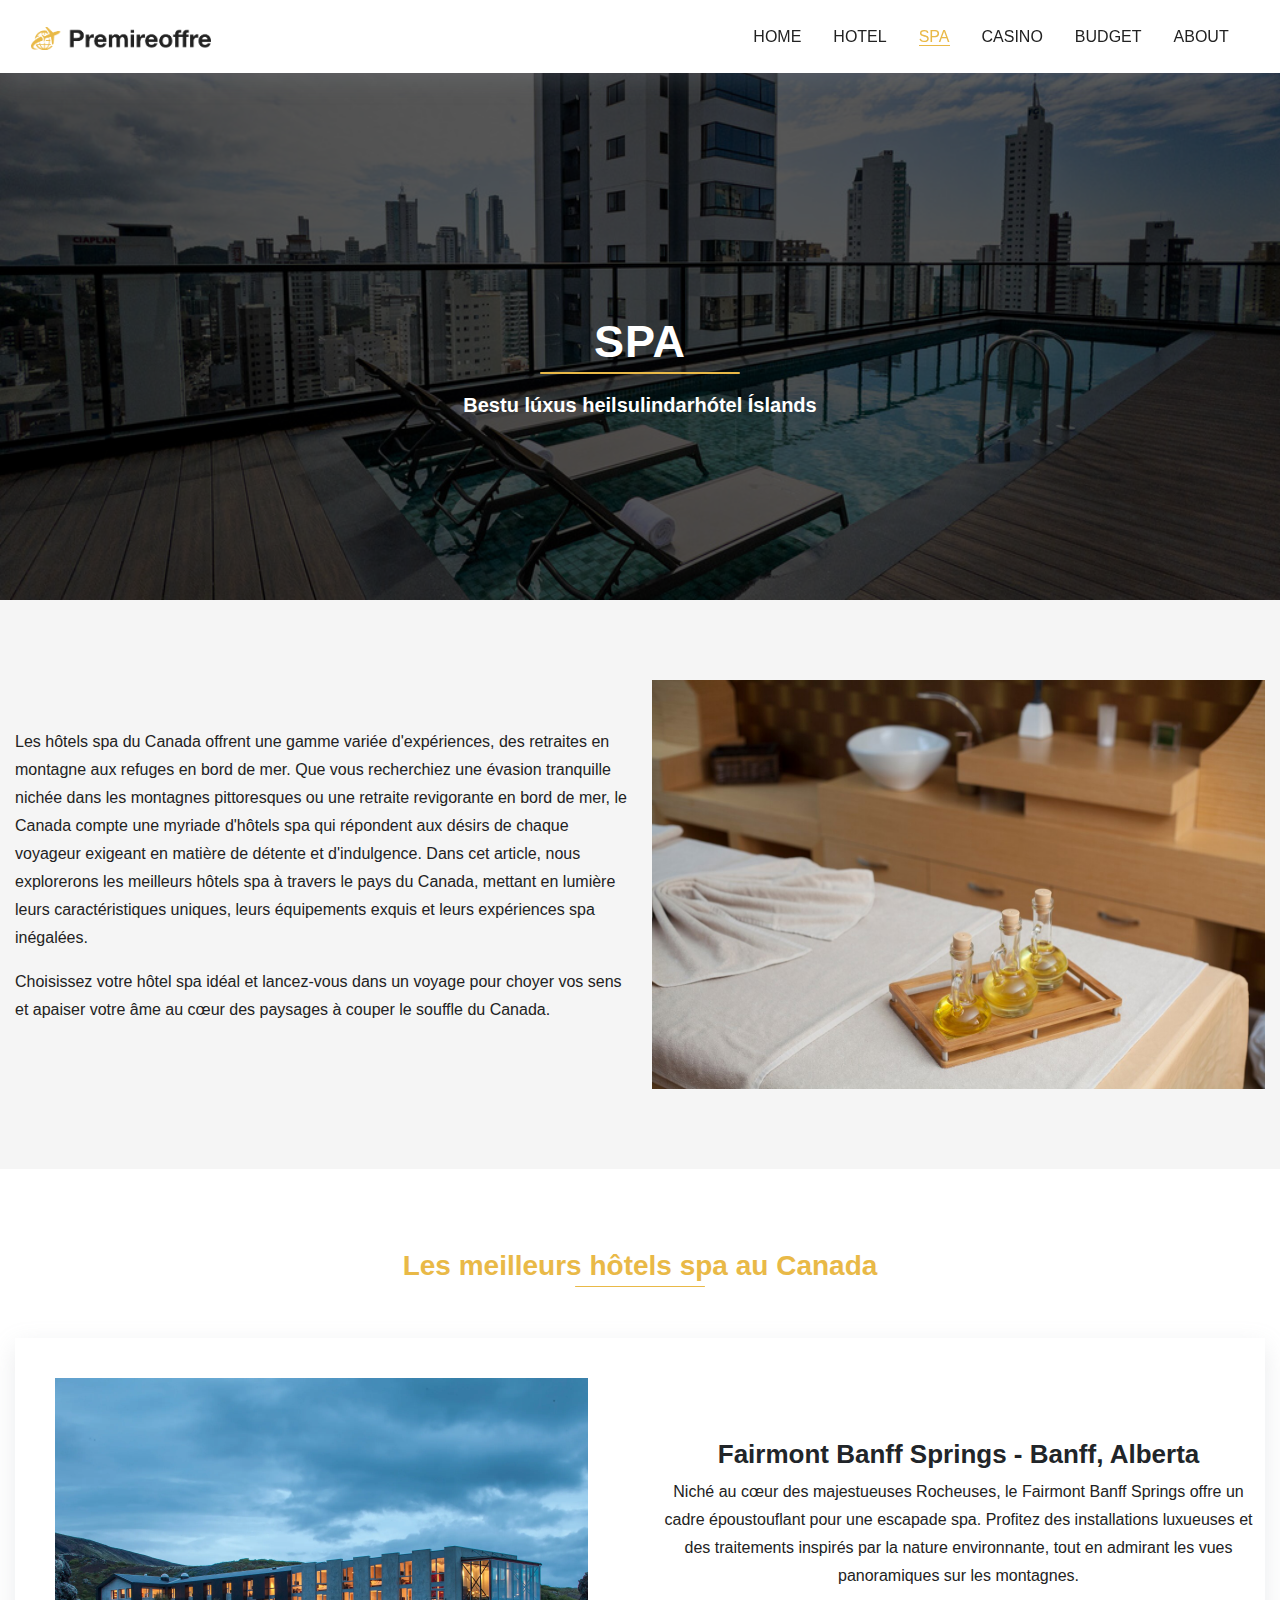
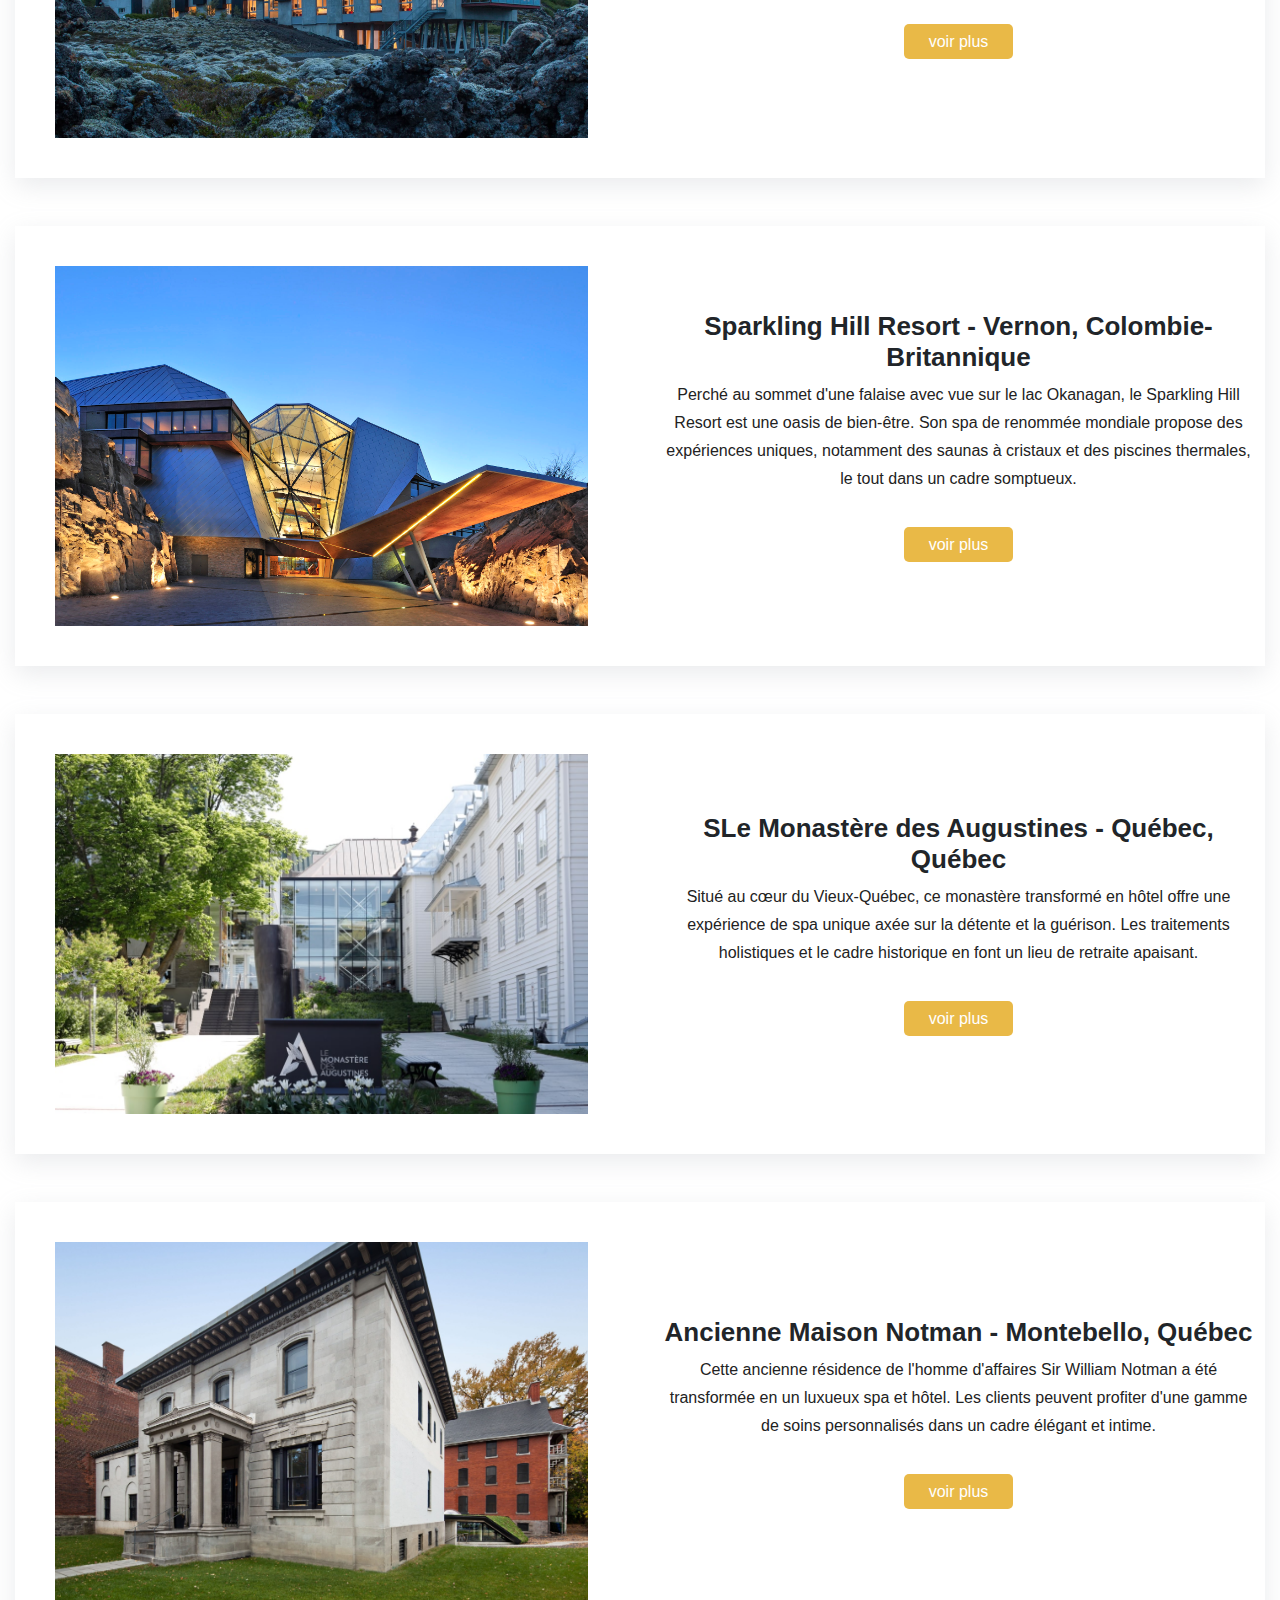
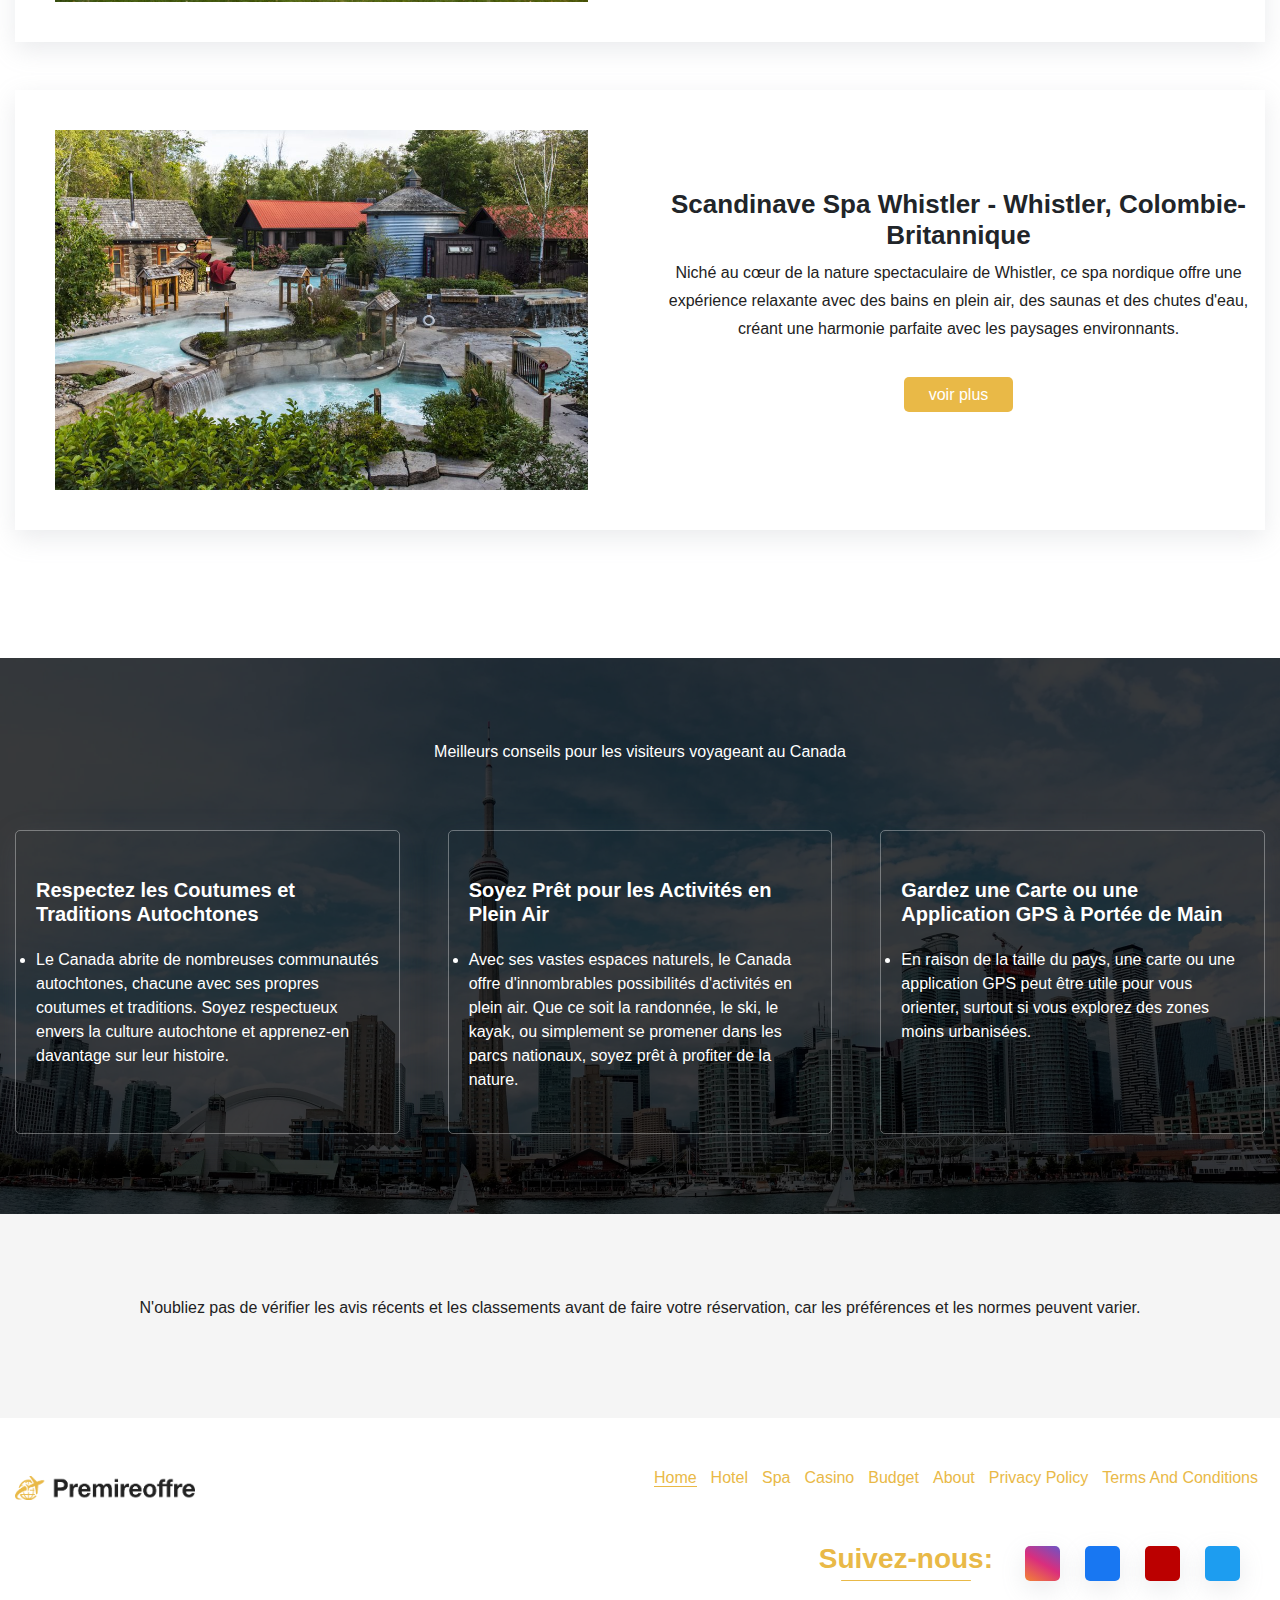
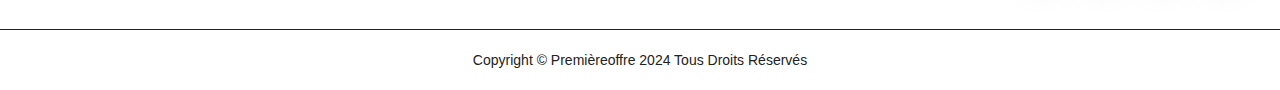
<file: spa.html>
<!DOCTYPE html>
<html lang="fr">

<head>
    <meta charset="UTF-8">
    <meta name="viewport" content="width=device-width, initial-scale=1.0">
    <title>Spa</title>
    <link rel="icon" href="./assets/images/favicon.ico" type="image/x-icon">
    <link rel="stylesheet" href="./assets/css/bootstrap.css">
    <link rel="stylesheet" href="./assets/css/style.css">
    <link rel="stylesheet" href="./assets/css/responsive.css">
    <!-- font  -->
    <link rel="stylesheet" href="https://site-assets.fontawesome.com/releases/v6.5.0/css/all.css">

    <link rel="preconnect" href="https://fonts.googleapis.com">
    <link rel="preconnect" href="https://fonts.gstatic.com" crossorigin>
    <link
        href="https://fonts.googleapis.com/css2?family=Cardo:wght@700&family=Cormorant+Garamond:wght@400;500;600;700&family=Lora:wght@400;500&family=Montserrat:wght@400;500;600&family=Palanquin+Dark:wght@500;600;700&family=Playfair+Display:wght@500;600;700&family=Roboto:wght@400;500&display=swap"
        rel="stylesheet">

    <link rel="preconnect" href="https://fonts.googleapis.com">
    <link rel="preconnect" href="https://fonts.gstatic.com" crossorigin>
    <link
        href="https://fonts.googleapis.com/css2?family=Cardo:wght@700&family=Cormorant+Garamond:wght@400;500;600;700&family=Lora:wght@400;500&family=Montserrat:wght@300;400;500&family=Palanquin+Dark:wght@500;600;700&family=Playfair+Display:wght@500;600;700&family=Roboto:wght@400;500&display=swap"
        rel="stylesheet">
</head>

<body>
    <!-- header -->
    <header>
        <nav class="nav container">
            <input type="checkbox" id="nav-check">
            <div class="nav-header">
                <div class="nav-title">
                    <a href="./index.html" class="logo"><img src="./assets/images/logon4.png" alt=""
                        class="img-fluid"></a>
                </div>
            </div>
            <div class="nav-btn">
                <label for="nav-check">
                    <span></span>
                    <span></span>
                    <span></span>
                </label>
            </div>
            <ul class="nav-list">
                <li><a href="./index.html">Home</a></li>
                <li><a href="./hotel.html">hotel</a></li>
                <li><a href="./spa.html" class="active">Spa</a></li>
                <li><a href="./casino.html">Casino</a></li>
                <li><a href="./budget.html">Budget</a></li>
                <li><a href="./about.html">about</a></li>
            </ul>
        </nav>
    </header>
    <!-- banner -->
    <div id="banner" class="sub_banner home_page_banner">
        <img src="./assets/images/spa_bg.jpg" alt="sub_banner_img">
        <div class="container">
            <div class="sub_banner_content text-center">
                <h1 class="mb-4">Spa</h1>
                <h5 class="text-white">
                    Bestu lúxus heilsulindarhótel Íslands
                </h5>
            </div>
        </div>
    </div>


    <div class="after_banner_section section">
        <div class="container">
            <div class="row align-items-center">
                <div class="col-lg-6">
                    <div class="left_side_ab">
                        <p>Les hôtels spa du Canada offrent une gamme variée d'expériences, des retraites en
                            montagne aux refuges en bord de mer. Que vous recherchiez une évasion tranquille
                            nichée dans les montagnes pittoresques ou une retraite revigorante en bord de mer,
                            le Canada compte une myriade d'hôtels spa qui répondent aux désirs de chaque
                            voyageur exigeant en matière de détente et d'indulgence. Dans cet article, nous
                            explorerons les meilleurs hôtels spa à travers le pays du Canada, mettant en lumière
                            leurs caractéristiques uniques, leurs équipements exquis et leurs expériences spa
                            inégalées.</p>
                            <p>Choisissez votre hôtel spa idéal et lancez-vous dans un voyage pour choyer vos sens
                                et apaiser votre âme au cœur des paysages à couper le souffle du Canada.</p>
                    </div>
                </div>
                <div class="col-lg-6">
                    <div class="right_side_ab">
                        <img src="./assets/images/spa_main.jpg" alt="" class="img-fluid">
                    </div>
                </div>
            </div>
        </div>
    </div>


    <!-- luxury_hotels -->


    <div class="luxury_hotels section">
        <div class="container">
            <div class="row">
                <div class="col text-center mb-5">
                    <h2>Les meilleurs hôtels spa au Canada</h2>
                </div>
            </div>
            <div class="luxury_hotels_inner mb-5">
                <div class="row justify-content-center align-items-center">
                    <div class="col-lg-6">
                        <div class="luxhotel_card_further">
                            <a href="http://www.fairmont.com/banff-springs/?goto=fiche_hotel&code_hotel
                            =A550&merchantid=seo-maps-CA-A550&sourceid=aw-cen&utm_mediu
                            
                            m=seo+maps&utm_source=google+Maps&utm_campaign=seo+maps
                            &y_source=1_MTIzNjEzODctNzE1LWxvY2F0aW9uLndlYnNpdGU=" target="_blank">
                                <img src="./assets/images/hotel1.webp" alt="" class="img-fluid">
                            </a>

                        </div>
                    </div>
                    <div class="col-lg-6">

                        <div class="content_card text-center">
                            <h3 class="mb-2">Fairmont Banff Springs - Banff, Alberta</h3>
                            <!-- <h5 class="mb-2"> Þar sem lúxus mætir náttúrunni</h5> -->
                            <p>Niché au cœur des majestueuses Rocheuses, le Fairmont Banff
                                Springs offre un cadre époustouflant pour une escapade spa. Profitez
                                des installations luxueuses et des traitements inspirés par la nature
                                environnante, tout en admirant les vues panoramiques sur les
                                montagnes.</p>
                            <div class="text-center py-4">
                                <a href="http://www.fairmont.com/banff-springs/?goto=fiche_hotel&code_hotel
                                =A550&merchantid=seo-maps-CA-A550&sourceid=aw-cen&utm_mediu
                                
                                m=seo+maps&utm_source=google+Maps&utm_campaign=seo+maps
                                &y_source=1_MTIzNjEzODctNzE1LWxvY2F0aW9uLndlYnNpdGU=" class="common_btn"
                                    target="_blank">voir plus</a>
                            </div>
                        </div>
                    </div>
                </div>
            </div>

            <div class="luxury_hotels_inner mb-5">
                <div class="row justify-content-center align-items-center">
                    <div class="col-lg-6">
                        <div class="luxhotel_card_further">
                            <a href="https://www.sparklinghill.com/" target="_blank">
                                <img src="./assets/images/h3.jpg" alt="" class="img-fluid">
                            </a>

                        </div>
                    </div>
                    <div class="col-lg-6">

                        <div class="content_card text-center">
                            <h3 class="mb-2">Sparkling Hill Resort - Vernon, Colombie-Britannique</h3>
                            <!-- <h5 class="mb-2"> A Haven of Tranquility</h5> -->
                            <p>Perché au sommet d'une falaise avec vue sur le lac Okanagan, le Sparkling Hill
                                Resort est une oasis de bien-être. Son spa de renommée mondiale propose
                                des expériences uniques, notamment des saunas à cristaux et des piscines
                                thermales, le tout dans un cadre somptueux.</p>
                            <div class="text-center py-4">
                                <a href="https://www.sparklinghill.com/" class="common_btn"
                                    target="_blank">voir plus</a>
                            </div>
                        </div>
                    </div>
                </div>
            </div>

            <div class="luxury_hotels_inner mb-5">
                <div class="row justify-content-center align-items-center">
                    <div class="col-lg-6">
                        <div class="luxhotel_card_further">
                            <a href="https://monastere.ca/" target="_blank">
                                <img src="./assets/images/lh3.jpg" alt="" class="img-fluid">
                            </a>

                        </div>
                    </div>
                    <div class="col-lg-6">

                        <div class="content_card text-center">
                            <h3 class="mb-2">SLe Monastère des Augustines - Québec, Québec</h3>
                            <!-- <h5 class="mb-2">Timeless Elegance í Reykjavík</h5> -->
                            <p>Situé au cœur du Vieux-Québec, ce monastère transformé en hôtel
                                offre une expérience de spa unique axée sur la détente et la guérison.
                                Les traitements holistiques et le cadre historique en font un lieu de
                                retraite apaisant.</p>
                            <div class="text-center py-4">
                                <a href="https://monastere.ca/" class="common_btn" target="_blank">voir plus</a>
                            </div>
                        </div>
                    </div>
                </div>
            </div>

            <div class="luxury_hotels_inner mb-5">
                <div class="row justify-content-center align-items-center">
                    <div class="col-lg-6">
                        <div class="luxhotel_card_further">
                            <a href="https://notman.org/" target="_blank">
                                <img src="./assets/images/lh2.jpg" alt="" class="img-fluid">
                            </a>

                        </div>
                    </div>
                    <div class="col-lg-6">

                        <div class="content_card text-center">
                            <h3 class="mb-2">Ancienne Maison Notman - Montebello, Québec</h3>
                            <!-- <h5 class="mb-2">Gátt til suðurs</h5> -->
                            <p>Cette ancienne résidence de l'homme d'affaires Sir William Notman a
                                été transformée en un luxueux spa et hôtel. Les clients peuvent profiter
                                d'une gamme de soins personnalisés dans un cadre élégant et intime.</p>
                            <div class="text-center py-4">
                                <a href="https://notman.org/" class="common_btn" target="_blank">voir plus</a>
                            </div>
                        </div>
                    </div>
                </div>
            </div>

            <div class="luxury_hotels_inner mb-5">
                <div class="row justify-content-center align-items-center">
                    <div class="col-lg-6">
                        <div class="luxhotel_card_further">
                            <a href="https://www.scandinave.com/whistler" target="_blank">
                                <img src="./assets/images/lh1.jpg" alt="" class="img-fluid">
                            </a>

                        </div>
                    </div>
                    <div class="col-lg-6">

                        <div class="content_card text-center">
                            <h3 class="mb-2">Scandinave Spa Whistler - Whistler, Colombie-Britannique</h3>
                            <!-- <h5 class="mb-2">Stjörnuskoðun í Suðurlandi</h5> -->
                            <p>Niché au cœur de la nature spectaculaire de Whistler, ce spa nordique
                                offre une expérience relaxante avec des bains en plein air, des saunas
                                et des chutes d'eau, créant une harmonie parfaite avec les paysages
                                environnants.
                            </p>
                            <div class="text-center py-4">
                                <a href="https://www.scandinave.com/whistler" class="common_btn" target="_blank">voir plus</a>
                            </div>
                        </div>
                    </div>
                </div>
            </div>


        </div>
    </div>

        <!-- why choose section -->
        <div class="why_choose section">
            <div class="container">
                <div class="row">
                    <div class="col text-center mb-5">
                        <p>Meilleurs conseils pour les visiteurs voyageant au Canada</p>
                    </div>
                </div>
    
                <div class="why_choose_inner">
                    <div class="row g-5 justify-content-center">
                        <div class="col-md-6 col-lg-4">
                            <div class="why_choose_card">
                                <h3>Respectez les Coutumes et Traditions Autochtones</h3>
                                <ul>
                                    <li>Le Canada abrite de nombreuses communautés autochtones, chacune avec
                                        ses propres coutumes et traditions. Soyez respectueux envers la culture
                                        autochtone et apprenez-en davantage sur leur histoire.</li>
                                </ul>
                           
                            </div>
                        </div>
                        <div class="col-md-6 col-lg-4">
                            <div class="why_choose_card">
                                <h3>Soyez Prêt pour les Activités en Plein Air</h3>
                                <ul>
                                    <li>Avec ses vastes espaces naturels, le Canada offre d'innombrables
                                        possibilités d'activités en plein air. Que ce soit la randonnée, le ski, le
                                        kayak, ou simplement se promener dans les parcs nationaux, soyez
                                        prêt à profiter de la nature.</li>
                                </ul>   
                           
                            </div>
                        </div>
                        <div class="col-md-6 col-lg-4">
                            <div class="why_choose_card">
                                <h3>Gardez une Carte ou une Application GPS à Portée de Main</h3>
                                <ul>
                                    <li>En raison de la taille du pays, une carte ou une application GPS peut être utile
                                        pour vous orienter, surtout si vous explorez des zones moins urbanisées.</li>
                                </ul>
                           
                            </div>
                        </div>
    
                    </div>
                </div>
            </div>
        </div> 
    


    <!-- bottom_text_section -->
    <div class="bottom_text_section section">
        <div class="container">
            <div class="row">
                <div class="col text-center">
                    <p>N'oubliez pas de vérifier les avis récents et les classements avant de faire votre
                        réservation, car les préférences et les normes peuvent varier.</p>
                </div>
            </div>
        </div>
    </div>
    <footer class="py-5">
        <div class="container">
            <div class="top_footer">
                <div class="row align-items-center">
                    <div class="col-12 col-xl-3">
                        <div class="footer_left">
                            <a href="./index.html" class="logo"><img src="./assets/images/logon4.png" alt=""
                                class="img-fluid"></a>
                        </div>
                    </div>
                    <div class="col-12 col-xl-9">
                        <div class="footer_left footer_right_ul">
                            <ul>
                                <li><a href="./index.html" class="active">Home</a></li>
                                <li><a href="./hotel.html">Hotel</a></li>
                                <li><a href="./spa.html">Spa</a></li>
                                <li><a href="./casino.html">Casino</a></li>
                                <li><a href="./budget.html">Budget</a></li>
                                <li><a href="./about.html">about</a></li>
                                <li><a href="./privacy_policy.html">Privacy policy</a></li>
                                <li><a href="./terms_and_conditions.html">Terms and Conditions</a></li>
                            </ul>
                        </div>
                    </div>
                </div>
            </div>
            <div class="row">
                <div class="col">
                    <div class="footer_right">
                        <h2 class="mb-0">Suivez-nous: </h2>
                        <ul>
                            <li><a href=""><i class="fa-brands fa-instagram"></i></a></li>
                            <li><a href=""><i class="fa-brands fa-facebook-f"></i></a></li>
                            <li><a href=""><i class="fa-brands fa-youtube"></i></a></li>
                            <li><a href=""><i class="fa-brands fa-twitter"></i></a></li>
                        </ul>
                    </div>
                </div>
            </div>
        </div>
    </footer>
    <div class="lower_footer">
        <div class="container">
            <div class="row">
                <div class="col text-center">
                    <p class="py-3 mb-0">Copyright © Premièreoffre 2024 Tous droits réservés</p>
                </div>
            </div>
        </div>
    </div>

    <script src="https://code.jquery.com/jquery-3.7.1.min.js"
        integrity="sha256-/JqT3SQfawRcv/BIHPThkBvs0OEvtFFmqPF/lYI/Cxo=" crossorigin="anonymous"></script>
    <script src="./assets/js/bootstrap.bundle.js"></script>

</body>

</html>
</file>
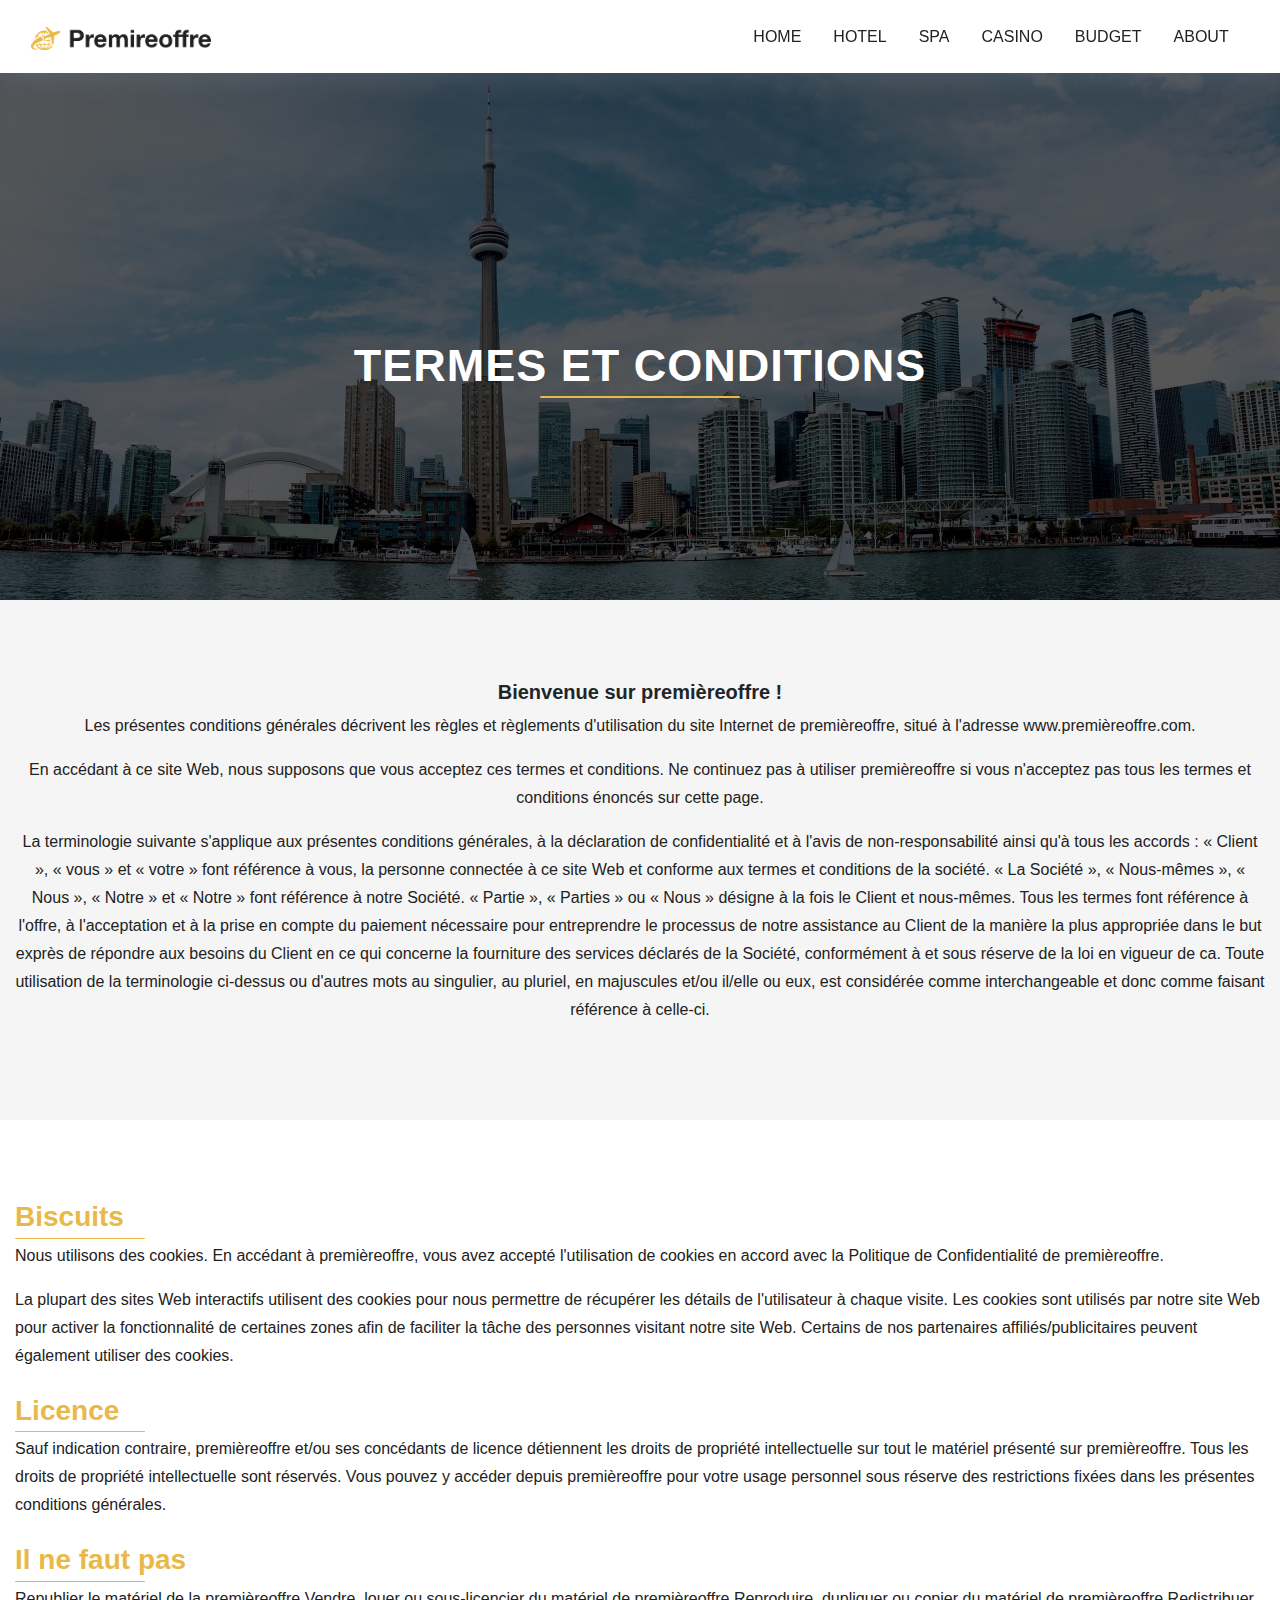
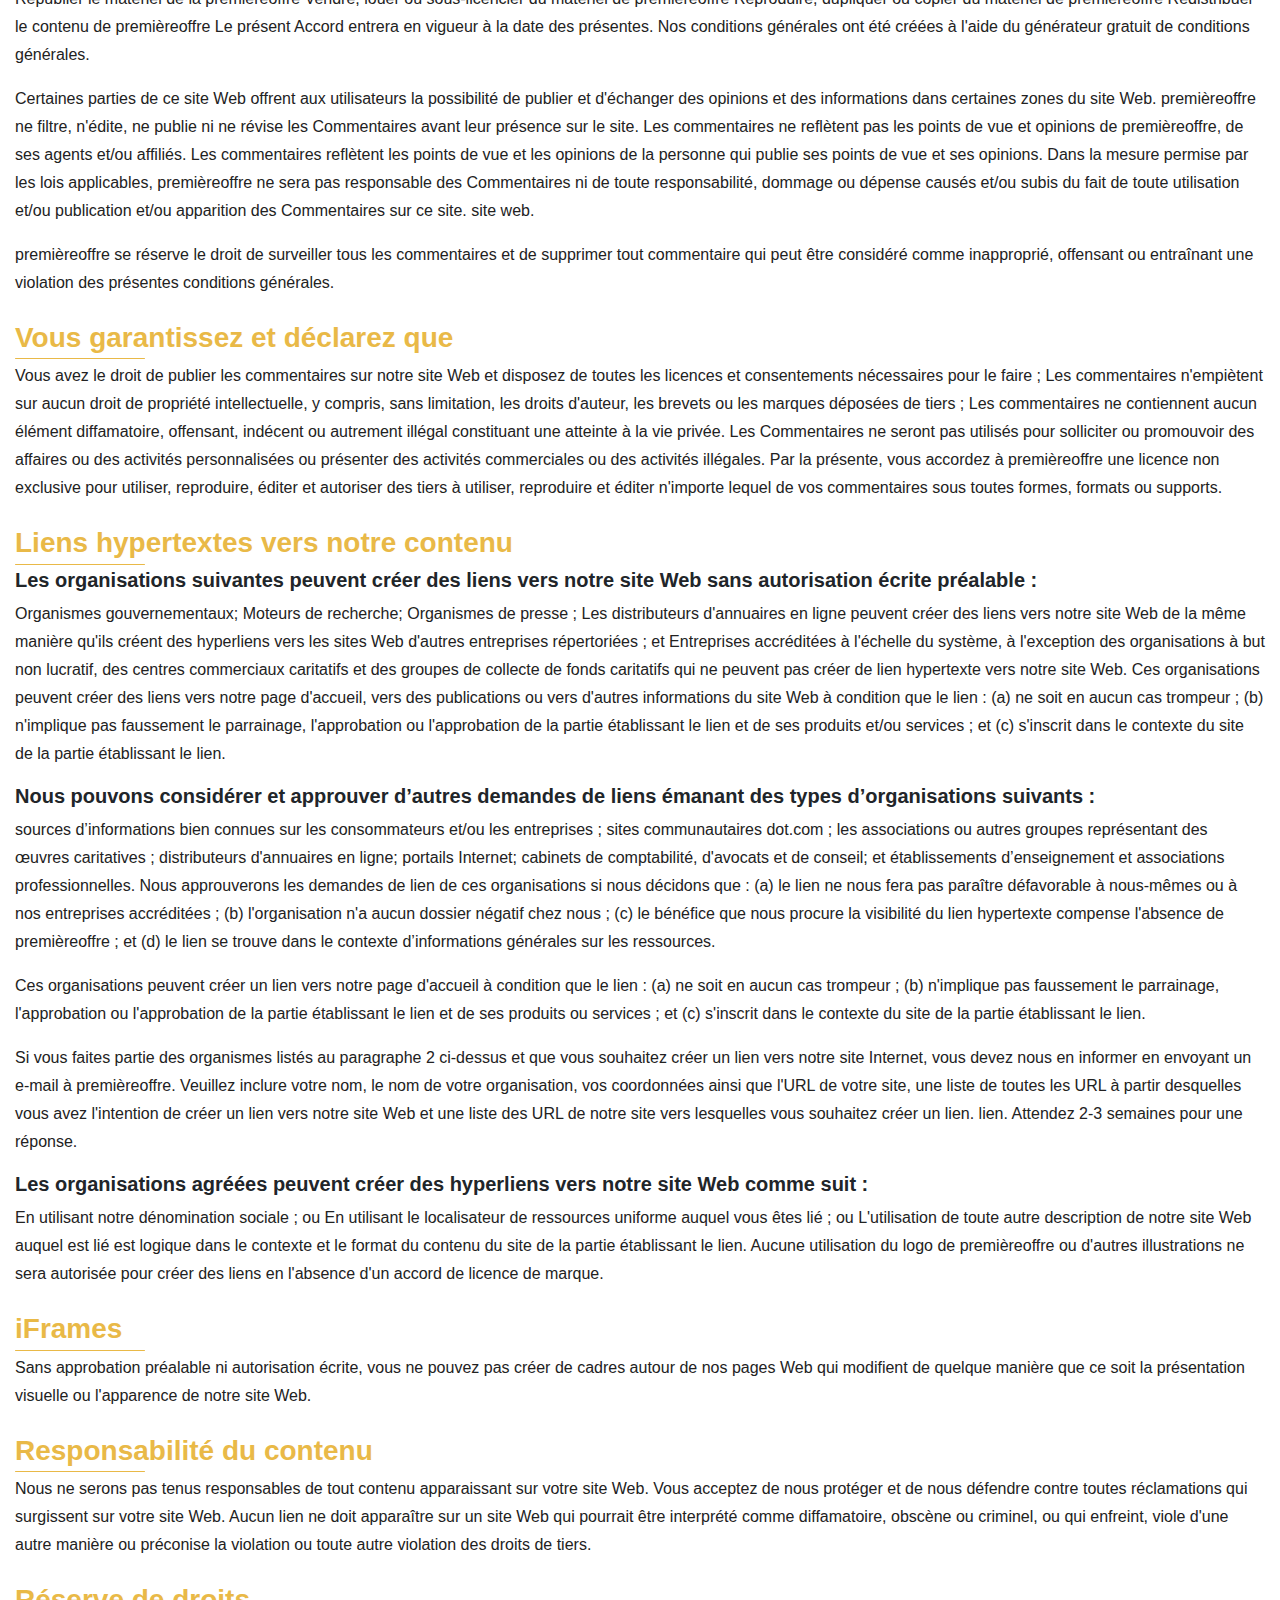
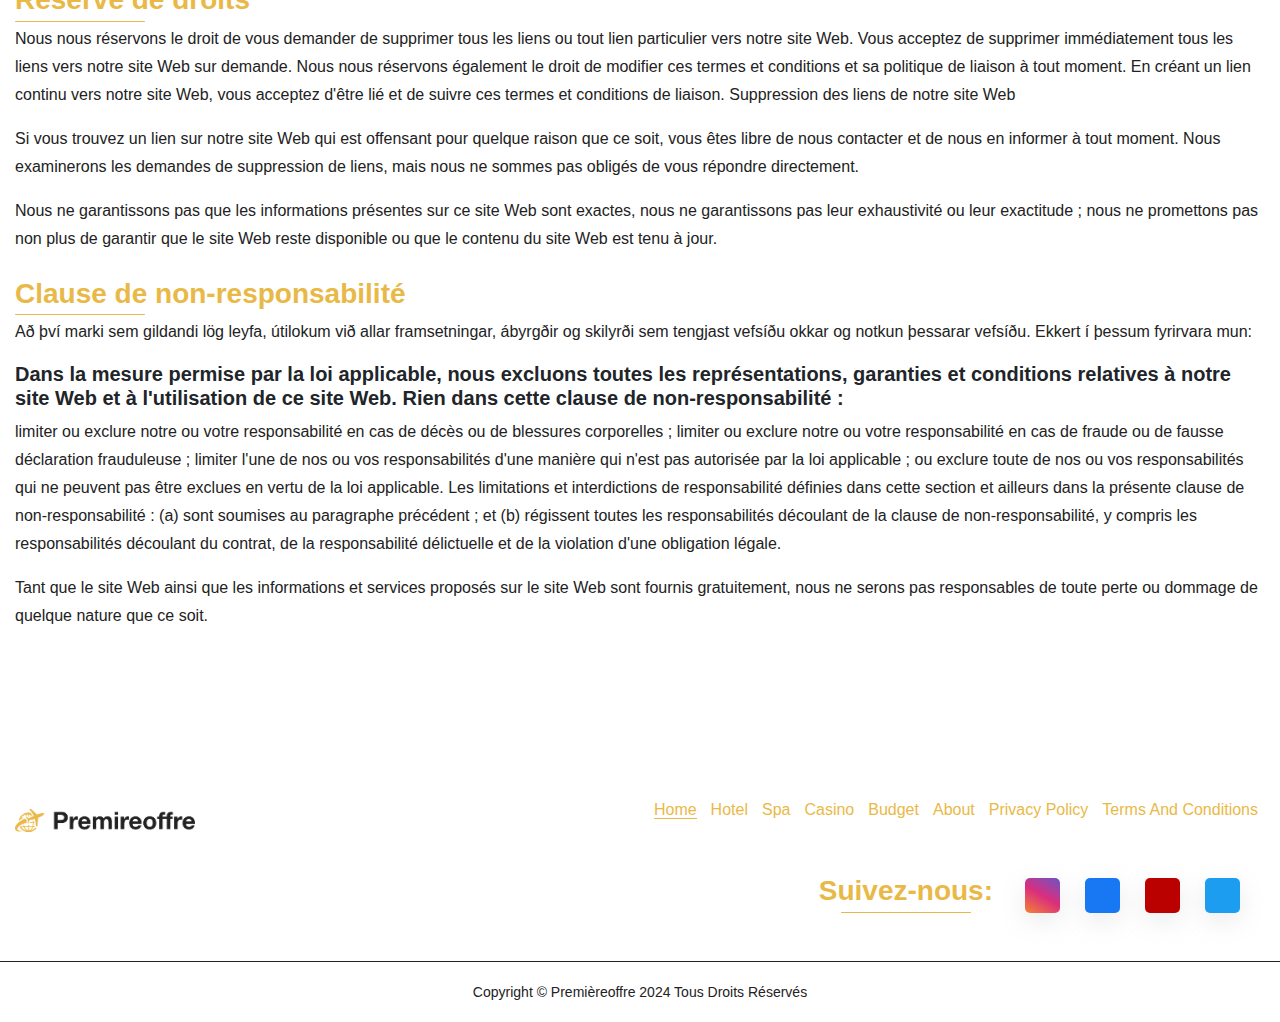
<file: terms_and_conditions.html>
<!DOCTYPE html>
<html lang="fr">

<head>
    <meta charset="UTF-8">
    <meta name="viewport" content="width=device-width, initial-scale=1.0">
    <title>Termes et conditions</title>
    <link rel="icon" href="./assets/images/favicon.ico" type="image/x-icon">
    <link rel="stylesheet" href="./assets/css/bootstrap.css">
    <link rel="stylesheet" href="./assets/css/style.css">
    <link rel="stylesheet" href="./assets/css/responsive.css">
    <!-- font  -->
    <link rel="stylesheet" href="https://site-assets.fontawesome.com/releases/v6.5.0/css/all.css">

    <link rel="preconnect" href="https://fonts.googleapis.com">
    <link rel="preconnect" href="https://fonts.gstatic.com" crossorigin>
    <link
        href="https://fonts.googleapis.com/css2?family=Cardo:wght@700&family=Cormorant+Garamond:wght@400;500;600;700&family=Lora:wght@400;500&family=Montserrat:wght@400;500;600&family=Palanquin+Dark:wght@500;600;700&family=Playfair+Display:wght@500;600;700&family=Roboto:wght@400;500&display=swap"
        rel="stylesheet">

    <link rel="preconnect" href="https://fonts.googleapis.com">
    <link rel="preconnect" href="https://fonts.gstatic.com" crossorigin>
    <link
        href="https://fonts.googleapis.com/css2?family=Cardo:wght@700&family=Cormorant+Garamond:wght@400;500;600;700&family=Lora:wght@400;500&family=Montserrat:wght@300;400;500&family=Palanquin+Dark:wght@500;600;700&family=Playfair+Display:wght@500;600;700&family=Roboto:wght@400;500&display=swap"
        rel="stylesheet">
</head>

<body>
    <!-- header -->
    <header>
        <nav class="nav container">
            <input type="checkbox" id="nav-check">
            <div class="nav-header">
                <div class="nav-title">
                    <a href="./index.html" class="logo"><img src="./assets/images/logon4.png" alt=""
                            class="img-fluid"></a>
                </div>
            </div>
            <div class="nav-btn">
                <label for="nav-check">
                    <span></span>
                    <span></span>
                    <span></span>
                </label>
            </div>
            <ul class="nav-list">
                <li><a href="./index.html">Home</a></li>
                <li><a href="./hotel.html">hotel</a></li>
                <li><a href="./spa.html">Spa</a></li>
                <li><a href="./casino.html">Casino</a></li>
                <li><a href="./budget.html">Budget</a></li>
                <li><a href="./about.html">about</a></li>
            </ul>
        </nav>
    </header>
    <!-- banner -->
    <div id="banner" class="sub_banner home_page_banner">
        <img src="./assets/images/canada_home_bg.webp" alt="sub_banner_img">
        <div class="container">
            <div class="sub_banner_content text-center">
                <h1>Termes et conditions</h1>

            </div>
        </div>
    </div>


    <div class="after_banner_section section">
        <div class="container">
            <div class="row align-items-center">
                <div class="col-12 text-center">
                    <div class="left_side_ab">
                        <h5>Bienvenue sur premièreoffre !</h5>
                        <p class="">Les présentes conditions générales décrivent les règles et règlements d'utilisation
                            du site
                            Internet de premièreoffre, situé à l'adresse www.premièreoffre.com.</p>
                        <p>En accédant à ce site Web, nous supposons que vous acceptez ces termes et conditions.
                            Ne continuez pas à utiliser premièreoffre si vous n'acceptez pas tous les termes et
                            conditions énoncés sur cette page.</p>
                        <P>La terminologie suivante s'applique aux présentes conditions générales, à la déclaration de
                            confidentialité et à l'avis de non-responsabilité ainsi qu'à tous les accords : « Client »,
                            « vous
                            » et « votre » font référence à vous, la personne connectée à ce site Web et conforme aux
                            termes et conditions de la société. « La Société », « Nous-mêmes », « Nous », « Notre » et
                            « Notre » font référence à notre Société. « Partie », « Parties » ou « Nous » désigne à la
                            fois
                            le Client et nous-mêmes. Tous les termes font référence à l'offre, à l'acceptation et à la
                            prise

                            en compte du paiement nécessaire pour entreprendre le processus de notre assistance au
                            Client de la manière la plus appropriée dans le but exprès de répondre aux besoins du
                            Client en ce qui concerne la fourniture des services déclarés de la Société, conformément à
                            et sous réserve de la loi en vigueur de ca. Toute utilisation de la terminologie ci-dessus
                            ou
                            d'autres mots au singulier, au pluriel, en majuscules et/ou il/elle ou eux, est considérée
                            comme interchangeable et donc comme faisant référence à celle-ci.</P>
                    </div>
                </div>
                <!-- <div class="col-lg-6">
                    <div class="right_side_ab">
                        <img src="./assets/images/hotel5.webp" alt="" class="img-fluid">
                    </div>
                </div> -->
            </div>
        </div>
    </div>


    <div class="about_us section">
        <div class="container">
            <!-- <h2 class="text-center mb-5">Skilmálar og skilyrði</h2>
            <p><a href="http://ferðaveðmál.com">Velkomin á ferðaveðmál.com!</a></p> -->
            <div class="row mb-4">
                <div class="col">
                    <h2 class="mb-2 ">Biscuits</h2>
                    <p>Nous utilisons des cookies. En accédant à premièreoffre, vous avez accepté l'utilisation de
                        cookies en accord avec la Politique de Confidentialité de premièreoffre.</p>

                    <p>La plupart des sites Web interactifs utilisent des cookies pour nous permettre de récupérer
                        les détails de l'utilisateur à chaque visite. Les cookies sont utilisés par notre site Web pour
                        activer la fonctionnalité de certaines zones afin de faciliter la tâche des personnes visitant
                        notre site Web. Certains de nos partenaires affiliés/publicitaires peuvent également utiliser
                        des cookies.</p>

                    <h2 class="mt-4 mb-2">Licence</h2>
                    <p>Sauf indication contraire, premièreoffre et/ou ses concédants de licence détiennent les droits
                        de propriété intellectuelle sur tout le matériel présenté sur premièreoffre. Tous les droits de
                        propriété intellectuelle sont réservés. Vous pouvez y accéder depuis premièreoffre pour
                        votre usage personnel sous réserve des restrictions fixées dans les présentes conditions
                        générales.</p>

                    <h2 class="mt-4 mb-2">Il ne faut pas</h2>
                    <p>Republier le matériel de la premièreoffre
                        Vendre, louer ou sous-licencier du matériel de premièreoffre
                        Reproduire, dupliquer ou copier du matériel de premièreoffre
                        Redistribuer le contenu de premièreoffre
                        Le présent Accord entrera en vigueur à la date des présentes. Nos conditions générales ont
                        été créées à l'aide du générateur gratuit de conditions générales.</p>

                    <p>Certaines parties de ce site Web offrent aux utilisateurs la possibilité de publier et
                        d'échanger des opinions et des informations dans certaines zones du site Web.
                        premièreoffre ne filtre, n'édite, ne publie ni ne révise les Commentaires avant leur présence
                        sur le site. Les commentaires ne reflètent pas les points de vue et opinions de premièreoffre,
                        de ses agents et/ou affiliés. Les commentaires reflètent les points de vue et les opinions de
                        la personne qui publie ses points de vue et ses opinions. Dans la mesure permise par les
                        lois applicables, premièreoffre ne sera pas responsable des Commentaires ni de toute
                        responsabilité, dommage ou dépense causés et/ou subis du fait de toute utilisation et/ou
                        publication et/ou apparition des Commentaires sur ce site. site web.</p>

                    <p>premièreoffre se réserve le droit de surveiller tous les commentaires et de supprimer tout
                        commentaire qui peut être considéré comme inapproprié, offensant ou entraînant une
                        violation des présentes conditions générales.</p>

                    <h2 class="mt-4 mb-2">Vous garantissez et déclarez que </h2>
                    <p>Vous avez le droit de publier les commentaires sur notre site Web et disposez de toutes les
                        licences et consentements nécessaires pour le faire ;
                        Les commentaires n'empiètent sur aucun droit de propriété intellectuelle, y compris, sans
                        limitation, les droits d'auteur, les brevets ou les marques déposées de tiers ;
                        Les commentaires ne contiennent aucun élément diffamatoire, offensant, indécent ou
                        autrement illégal constituant une atteinte à la vie privée.
                        Les Commentaires ne seront pas utilisés pour solliciter ou promouvoir des affaires ou des
                        activités personnalisées ou présenter des activités commerciales ou des activités illégales.
                        Par la présente, vous accordez à premièreoffre une licence non exclusive pour utiliser,
                        reproduire, éditer et autoriser des tiers à utiliser, reproduire et éditer n'importe lequel de
                        vos
                        commentaires sous toutes formes, formats ou supports. </p>


                    <h2 class="mt-4 mb-2">Liens hypertextes vers notre contenu</h2>
                    <h5>Les organisations suivantes peuvent créer des liens vers notre site Web sans autorisation
                        écrite préalable :
                    </h5>


                    <p>Organismes gouvernementaux;
                        Moteurs de recherche;
                        Organismes de presse ;
                        Les distributeurs d'annuaires en ligne peuvent créer des liens vers notre site Web de la
                        même manière qu'ils créent des hyperliens vers les sites Web d'autres entreprises
                        répertoriées ; et
                        Entreprises accréditées à l'échelle du système, à l'exception des organisations à but non
                        lucratif, des centres commerciaux caritatifs et des groupes de collecte de fonds caritatifs qui
                        ne peuvent pas créer de lien hypertexte vers notre site Web.
                        Ces organisations peuvent créer des liens vers notre page d'accueil, vers des publications
                        ou vers d'autres informations du site Web à condition que le lien : (a) ne soit en aucun cas
                        trompeur ; (b) n'implique pas faussement le parrainage, l'approbation ou l'approbation de la
                        partie établissant le lien et de ses produits et/ou services ; et (c) s'inscrit dans le contexte
                        du
                        site de la partie établissant le lien.</p>

                    <h5>Nous pouvons considérer et approuver d’autres demandes de liens émanant des types
                        d’organisations suivants :</h5>
                    <p>sources d’informations bien connues sur les consommateurs et/ou les entreprises ;
                        sites communautaires dot.com ;
                        les associations ou autres groupes représentant des œuvres caritatives ;
                        distributeurs d'annuaires en ligne;
                        portails Internet;
                        cabinets de comptabilité, d'avocats et de conseil; et
                        établissements d’enseignement et associations professionnelles.
                        Nous approuverons les demandes de lien de ces organisations si nous décidons que : (a) le
                        lien ne nous fera pas paraître défavorable à nous-mêmes ou à nos entreprises accréditées ;
                        (b) l'organisation n'a aucun dossier négatif chez nous ; (c) le bénéfice que nous procure la

                        visibilité du lien hypertexte compense l'absence de premièreoffre ; et (d) le lien se trouve
                        dans le contexte d’informations générales sur les ressources.</p>




                    <p>Ces organisations peuvent créer un lien vers notre page d'accueil à condition que le lien : (a)
                        ne soit en aucun cas trompeur ; (b) n'implique pas faussement le parrainage, l'approbation
                        ou l'approbation de la partie établissant le lien et de ses produits ou services ; et (c)
                        s'inscrit
                        dans le contexte du site de la partie établissant le lien.</p>

                    <p>Si vous faites partie des organismes listés au paragraphe 2 ci-dessus et que vous souhaitez
                        créer un lien vers notre site Internet, vous devez nous en informer en envoyant un e-mail à
                        premièreoffre. Veuillez inclure votre nom, le nom de votre organisation, vos coordonnées
                        ainsi que l'URL de votre site, une liste de toutes les URL à partir desquelles vous avez
                        l'intention de créer un lien vers notre site Web et une liste des URL de notre site vers
                        lesquelles vous souhaitez créer un lien. lien. Attendez 2-3 semaines pour une réponse.</p>

                    <h5>Les organisations agréées peuvent créer des hyperliens vers notre site Web comme suit :</h5>


                    <p>En utilisant notre dénomination sociale ; ou
                        En utilisant le localisateur de ressources uniforme auquel vous êtes lié ; ou
                        L'utilisation de toute autre description de notre site Web auquel est lié est logique dans le
                        contexte et le format du contenu du site de la partie établissant le lien.
                        Aucune utilisation du logo de premièreoffre ou d'autres illustrations ne sera autorisée pour
                        créer des liens en l'absence d'un accord de licence de marque.</p>



                    <h2 class="mt-4 mb-2">iFrames</h2>
                    <p>Sans approbation préalable ni autorisation écrite, vous ne pouvez pas créer de cadres
                        autour de nos pages Web qui modifient de quelque manière que ce soit la présentation
                        visuelle ou l'apparence de notre site Web.</p>

                    <h2 class="mt-4 mb-2">Responsabilité du contenu</h2>
                    <p>Nous ne serons pas tenus responsables de tout contenu apparaissant sur votre site Web.
                        Vous acceptez de nous protéger et de nous défendre contre toutes réclamations qui
                        surgissent sur votre site Web. Aucun lien ne doit apparaître sur un site Web qui pourrait être
                        interprété comme diffamatoire, obscène ou criminel, ou qui enfreint, viole d'une autre
                        manière ou préconise la violation ou toute autre violation des droits de tiers.</p>

                    <h2 class="mt-4 mb-2">Réserve de droits</h2>
                    <p>Nous nous réservons le droit de vous demander de supprimer tous les liens ou tout lien
                        particulier vers notre site Web. Vous acceptez de supprimer immédiatement tous les liens
                        vers notre site Web sur demande. Nous nous réservons également le droit de modifier ces
                        termes et conditions et sa politique de liaison à tout moment. En créant un lien continu vers
                        notre site Web, vous acceptez d'être lié et de suivre ces termes et conditions de liaison.
                        Suppression des liens de notre site Web</p>




                    <p>Si vous trouvez un lien sur notre site Web qui est offensant pour quelque raison que ce soit,
                        vous êtes libre de nous contacter et de nous en informer à tout moment. Nous examinerons
                        les demandes de suppression de liens, mais nous ne sommes pas obligés de vous répondre
                        directement.</p>




                    <p>Nous ne garantissons pas que les informations présentes sur ce site Web sont exactes,
                        nous ne garantissons pas leur exhaustivité ou leur exactitude ; nous ne promettons pas non
                        plus de garantir que le site Web reste disponible ou que le contenu du site Web est tenu à
                        jour.</p>
                    <h2 class="mt-4 mb-2">Clause de non-responsabilité</h2>
                    <p>Að því marki sem gildandi lög leyfa, útilokum við allar framsetningar, ábyrgðir og skilyrði sem
                        tengjast vefsíðu okkar og notkun þessarar vefsíðu. Ekkert í þessum fyrirvara mun:</p>
                    <h5>Dans la mesure permise par la loi applicable, nous excluons toutes les représentations,
                        garanties et conditions relatives à notre site Web et à l'utilisation de ce site Web. Rien dans
                        cette clause de non-responsabilité :</h5>


                    <p>limiter ou exclure notre ou votre responsabilité en cas de décès ou de blessures corporelles
                        ;
                        limiter ou exclure notre ou votre responsabilité en cas de fraude ou de fausse déclaration
                        frauduleuse ;
                        limiter l'une de nos ou vos responsabilités d'une manière qui n'est pas autorisée par la loi
                        applicable ; ou
                        exclure toute de nos ou vos responsabilités qui ne peuvent pas être exclues en vertu de la
                        loi applicable.
                        Les limitations et interdictions de responsabilité définies dans cette section et ailleurs dans
                        la
                        présente clause de non-responsabilité : (a) sont soumises au paragraphe précédent ; et (b)
                        régissent toutes les responsabilités découlant de la clause de non-responsabilité, y compris
                        les responsabilités découlant du contrat, de la responsabilité délictuelle et de la violation
                        d'une obligation légale.</p>
                    <p>Tant que le site Web ainsi que les informations et services proposés sur le site Web sont
                        fournis gratuitement, nous ne serons pas responsables de toute perte ou dommage de
                        quelque nature que ce soit.</p>


                </div>
            </div>
        </div>
    </div>


    <footer class="py-5">
        <div class="container">
            <div class="top_footer">
                <div class="row align-items-center">
                    <div class="col-12 col-xl-3">
                        <div class="footer_left">
                            <a href="./index.html" class="logo"><img src="./assets/images/logon4.png" alt=""
                                    class="img-fluid"></a>
                        </div>
                    </div>
                    <div class="col-12 col-xl-9">
                        <div class="footer_left footer_right_ul">
                            <ul>
                                <li><a href="./index.html" class="active">Home</a></li>
                                <li><a href="./hotel.html">Hotel</a></li>
                                <li><a href="./spa.html">Spa</a></li>
                                <li><a href="./casino.html">Casino</a></li>
                                <li><a href="./budget.html">Budget</a></li>
                                <li><a href="./about.html">about</a></li>
                                <li><a href="./privacy_policy.html">Privacy policy</a></li>
                                <li><a href="./terms_and_conditions.html">Terms and Conditions</a></li>
                            </ul>
                        </div>
                    </div>
                </div>
            </div>
            <div class="row">
                <div class="col">
                    <div class="footer_right">
                        <h2 class="mb-0">Suivez-nous: </h2>
                        <ul>
                            <li><a href=""><i class="fa-brands fa-instagram"></i></a></li>
                            <li><a href=""><i class="fa-brands fa-facebook-f"></i></a></li>
                            <li><a href=""><i class="fa-brands fa-youtube"></i></a></li>
                            <li><a href=""><i class="fa-brands fa-twitter"></i></a></li>
                        </ul>
                    </div>
                </div>
            </div>
        </div>
    </footer>
    <div class="lower_footer">
        <div class="container">
            <div class="row">
                <div class="col text-center">
                    <p class="py-3 mb-0">Copyright © Premièreoffre 2024 Tous droits réservés</p>
                </div>
            </div>
        </div>
    </div>

    <script src="https://code.jquery.com/jquery-3.7.1.min.js"
        integrity="sha256-/JqT3SQfawRcv/BIHPThkBvs0OEvtFFmqPF/lYI/Cxo=" crossorigin="anonymous"></script>
    <script src="./assets/js/bootstrap.bundle.js"></script>

</body>

</html>
</file>
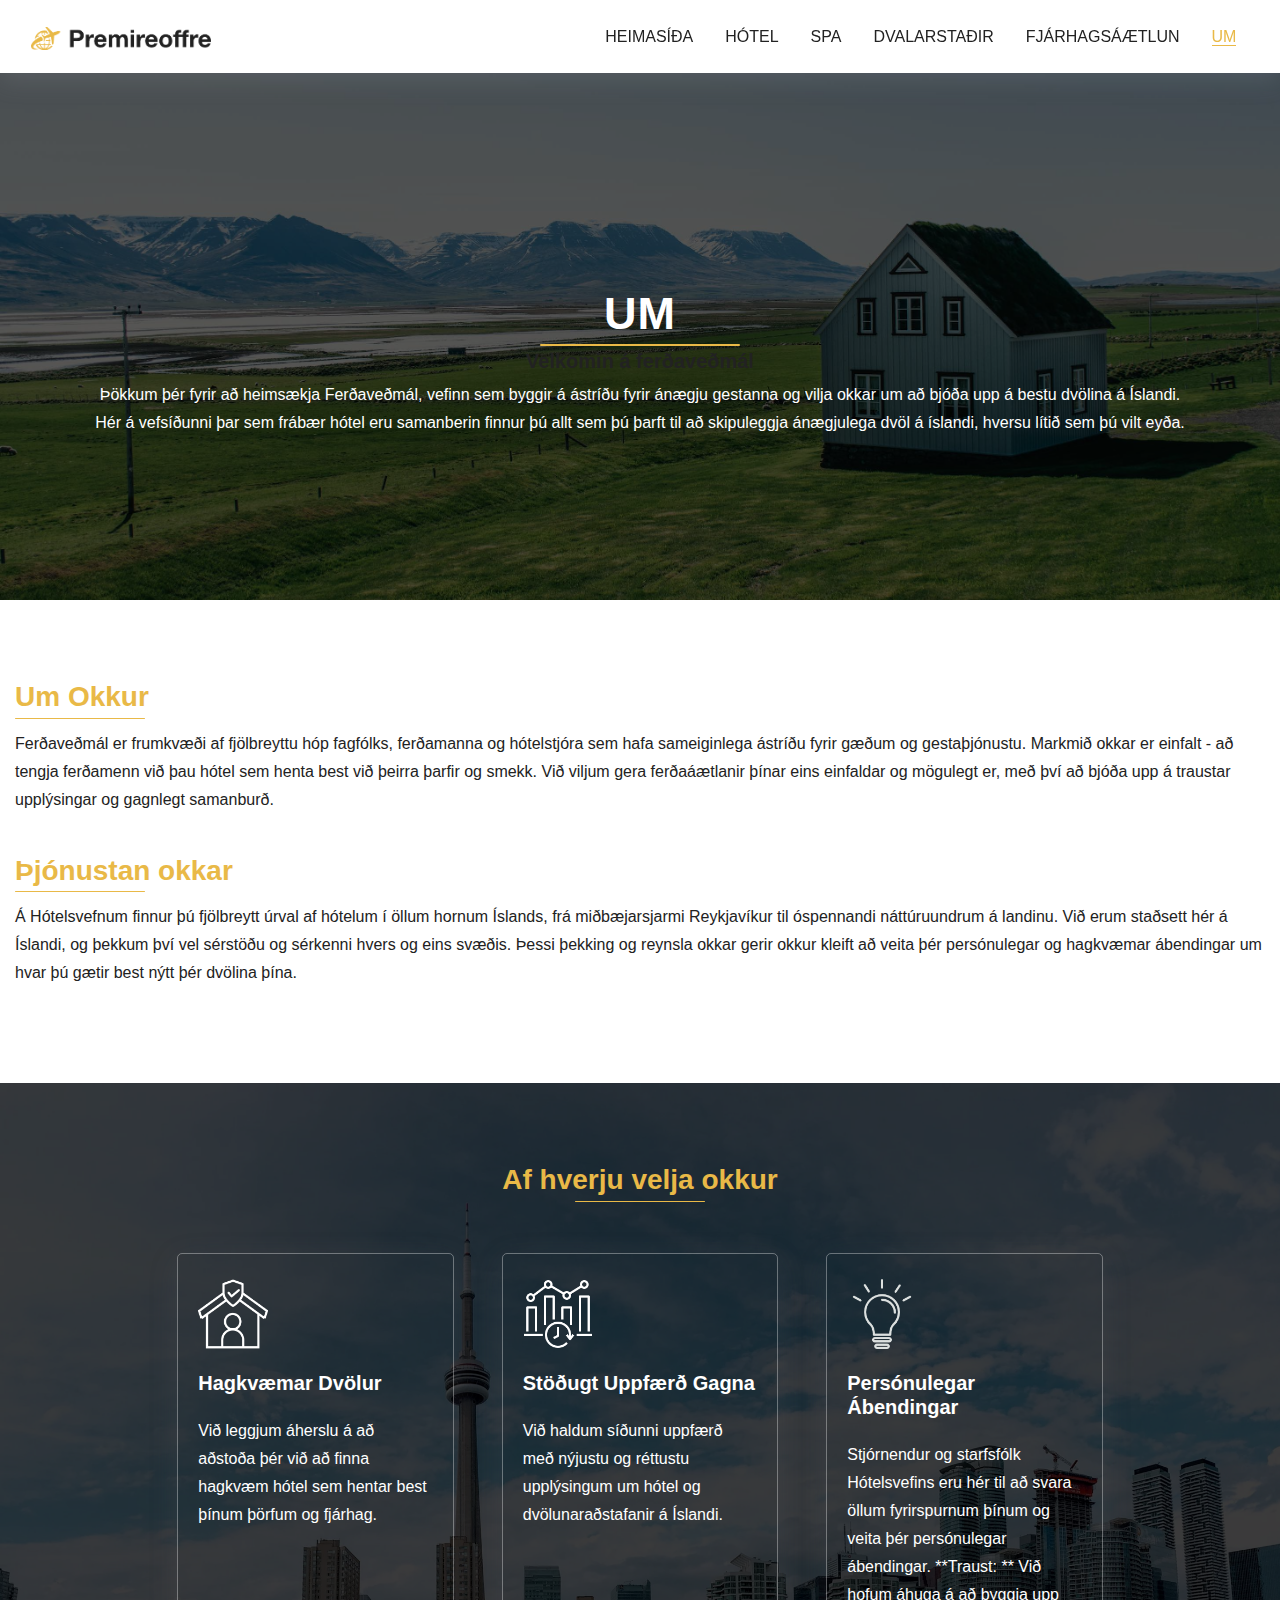
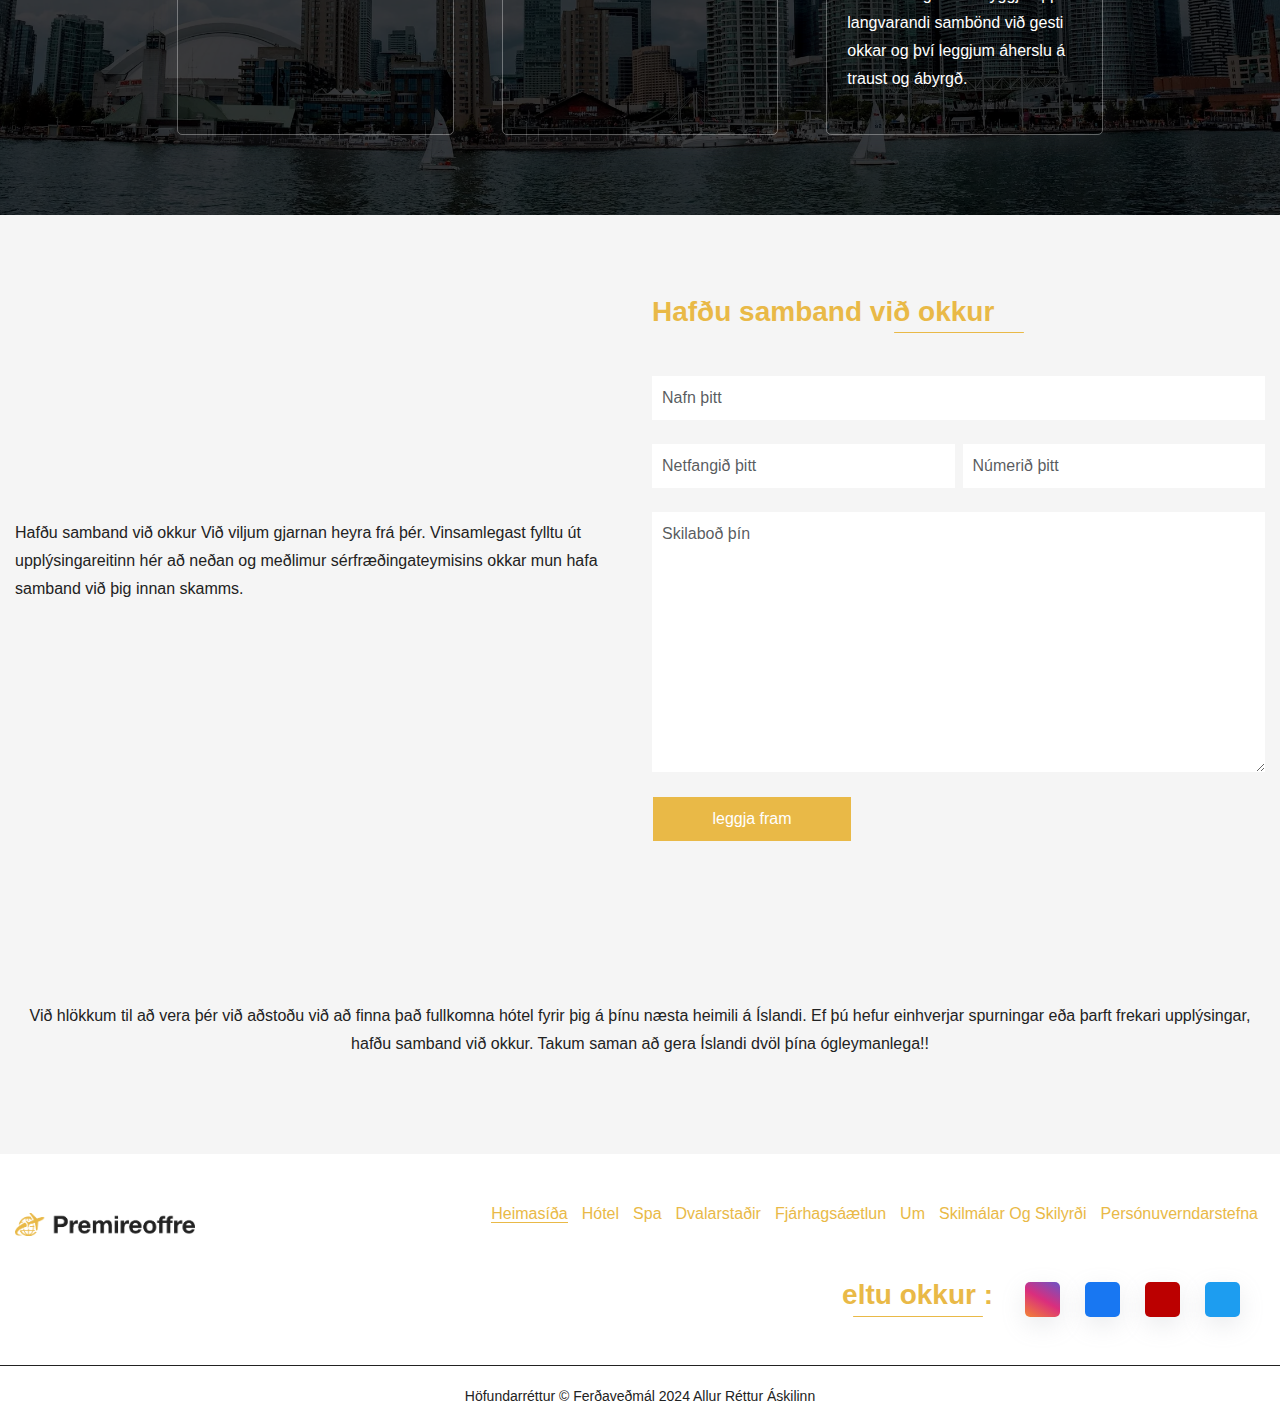
<file: um.html>
<!DOCTYPE html>
<html lang="is">

<head>
    <meta charset="UTF-8">
    <meta name="viewport" content="width=device-width, initial-scale=1.0">
    <title>Um</title>
    <link rel="icon" href="./assets/images/favicon.ico" type="image/x-icon">
    <link rel="stylesheet" href="./assets/css/bootstrap.css">
    <link rel="stylesheet" href="./assets/css/style.css">
    <link rel="stylesheet" href="./assets/css/responsive.css">
    <!-- font  -->
    <link rel="stylesheet" href="https://site-assets.fontawesome.com/releases/v6.5.0/css/all.css">

    <link rel="preconnect" href="https://fonts.googleapis.com">
    <link rel="preconnect" href="https://fonts.gstatic.com" crossorigin>
    <link
        href="https://fonts.googleapis.com/css2?family=Cardo:wght@700&family=Cormorant+Garamond:wght@400;500;600;700&family=Lora:wght@400;500&family=Montserrat:wght@400;500;600&family=Palanquin+Dark:wght@500;600;700&family=Playfair+Display:wght@500;600;700&family=Roboto:wght@400;500&display=swap"
        rel="stylesheet">

    <link rel="preconnect" href="https://fonts.googleapis.com">
    <link rel="preconnect" href="https://fonts.gstatic.com" crossorigin>
    <link
        href="https://fonts.googleapis.com/css2?family=Cardo:wght@700&family=Cormorant+Garamond:wght@400;500;600;700&family=Lora:wght@400;500&family=Montserrat:wght@300;400;500&family=Palanquin+Dark:wght@500;600;700&family=Playfair+Display:wght@500;600;700&family=Roboto:wght@400;500&display=swap"
        rel="stylesheet">
</head>

<body>
    <!-- header -->
    <header>
        <nav class="nav container">
            <input type="checkbox" id="nav-check">
            <div class="nav-header">
                <div class="nav-title">
                    <a href="./index.html" class="logo"><img src="./assets/images/logon4.png" alt=""
                        class="img-fluid"></a>
                </div>
            </div>
            <div class="nav-btn">
                <label for="nav-check">
                    <span></span>
                    <span></span>
                    <span></span>
                </label>
            </div>
            <ul class="nav-list">
                <li><a href="./index.html">Heimasíða</a></li>
                <li><a href="./hotel.html">Hótel</a></li>
                <li><a href="./spa.html">Spa</a></li>
                <li><a href="./resorts.html">Dvalarstaðir</a></li>
                <li><a href="./budget.html">Fjárhagsáætlun</a></li>
                <li><a href="./um.html" class="active">Um</a></li>
            </ul>
        </nav>
    </header>
    <!-- banner -->
    <div id="banner" class="sub_banner home_page_banner">
        <img src="./assets/images/umbg2.jpg" alt="sub_banner_img">
        <div class="container">
            <div class="sub_banner_content text-center">
                <h1>Um</h1>
                <h5>

                    Velkomin á ferðaveðmál
                </h5>
                <p class="text-white">Þökkum þér fyrir að heimsækja Ferðaveðmál, vefinn sem byggir á ástríðu fyrir
                    ánægju
                    gestanna og vilja okkar um að bjóða upp á bestu dvölina á Íslandi.<br> Hér á vefsíðunni
                    þar sem frábær hótel eru samanberin finnur þú allt sem þú þarft til að skipuleggja
                    ánægjulega dvöl á íslandi, hversu lítið sem þú vilt eyða.</p>
            </div>
        </div>
    </div>

    <div class="about_us section">
        <div class="container">
            <div class="row mb-4">
                <div class="col">
                    <h2 class="mb-3">Um Okkur</h2>
                    <p>Ferðaveðmál er frumkvæði af fjölbreyttu hóp fagfólks, ferðamanna og hótelstjóra sem
                        hafa sameiginlega ástríðu fyrir gæðum og gestaþjónustu. Markmið okkar er einfalt -
                        að tengja ferðamenn við þau hótel sem henta best við þeirra þarfir og smekk. Við
                        viljum gera ferðaáætlanir þínar eins einfaldar og mögulegt er, með því að bjóða upp á
                        traustar upplýsingar og gagnlegt samanburð.</p>
                </div>
            </div>

            <div class="row">
                <div class="col">
                    <h2 class="mb-3">Þjónustan okkar</h2>
                    <p>Á Hótelsvefnum finnur þú fjölbreytt úrval af hótelum í öllum hornum Íslands, frá
                        miðbæjarsjarmi Reykjavíkur til óspennandi náttúruundrum á landinu. Við erum
                        staðsett hér á Íslandi, og þekkum því vel sérstöðu og sérkenni hvers og eins svæðis.
                        Þessi þekking og reynsla okkar gerir okkur kleift að veita þér persónulegar og
                        hagkvæmar ábendingar um hvar þú gætir best nýtt þér dvölina þína.</p>
                </div>
            </div>
        </div>
    </div>


    <!-- why choose section -->
    <div class="why_choose section">
        <div class="container">
            <div class="row">
                <div class="col text-center mb-5">
                    <h2>Af hverju velja okkur</h2>
                </div>
            </div>

            <div class="why_choose_inner">
                <div class="row g-5 justify-content-center">
                    <div class="col-md-6 col-lg-4 col-xl-3">
                        <div class="why_choose_card">
                            <img src="./assets/images/um1.png" alt="" class="img-fluid">
                            <h3>Hagkvæmar Dvölur</h3>
                            <p>Við leggjum áherslu á að aðstoða þér við að finna
                                hagkvæm hótel sem hentar best þínum þörfum og fjárhag.</p>
                        </div>
                    </div>
                    <div class="col-md-6 col-lg-4 col-xl-3">
                        <div class="why_choose_card">
                            <img src="./assets/images/um2.png" alt="" class="img-fluid">
                            <h3>Stöðugt Uppfærð Gagna</h3>
                            <p>Við haldum síðunni uppfærð með nýjustu og
                                réttustu upplýsingum um hótel og dvölunaraðstafanir á Íslandi.</p>
                        </div>
                    </div>
                    <div class="col-md-6 col-lg-4 col-xl-3">
                        <div class="why_choose_card">
                            <img src="./assets/images/um3.png" alt="" class="img-fluid">
                            <h3>Persónulegar Ábendingar</h3>
                            <p>Stjórnendur og starfsfólk Hótelsvefins eru hér til að
                                svara öllum fyrirspurnum þínum og veita þér persónulegar ábendingar.
                                **Traust: ** Við hofum áhuga á að byggja upp langvarandi sambönd við gesti
                                okkar og því leggjum áherslu á traust og ábyrgð.</p>
                        </div>
                    </div>

                </div>
            </div>
        </div>
    </div>

  


    <div class="contact_us section">
        <div class="container">
            <div class="row align-items-center">
                <div class="col-lg-6">
                    <div class="left_side_first">
                        <p>Hafðu samband við okkur
                            Við viljum gjarnan heyra frá þér. Vinsamlegast fylltu út upplýsingareitinn hér að neðan og
                            meðlimur sérfræðingateymisins okkar mun hafa samband við þig innan skamms.
                        </p>
                    </div>
                </div>
                <div class="col-lg-6">
                    <div class="right_side_first">
                        <!-- <img src="./assets/images/Homebanner.jpeg" alt="" class="img-fluid"> -->
                        <h2 class="mb-5">
                            Hafðu samband við okkur</h2>
                        <form action="#">
                            <div class="div mb-4">
                                <input type="text" placeholder="Nafn þitt" class="form-control ">
                            </div>
                            <div class="div  mb-4 d-flex">
                                <input type="email" placeholder="Netfangið þitt" class="form-control me-2">
                                <input type="number" placeholder="Númerið þitt" class="form-control">
                            </div>
                            <div class="div mb-4">
                                <textarea class="form-control" placeholder="Skilaboð þín " rows="10"></textarea>
                            </div>
                            <div class="div">
                                <input type="submit" value="leggja fram" class="form-control sub_btn">
                            </div>
                        </form>
                    </div>
                </div>
            </div>
        </div>
    </div>

    <!-- bottom_text_section -->
    <div class="bottom_text_section section">
        <div class="container">
            <div class="row">
                <div class="col text-center">
                    <p>Við hlökkum til að vera þér við aðstoðu við að finna það fullkomna hótel fyrir þig á
                        þínu næsta heimili á Íslandi. Ef þú hefur einhverjar spurningar eða þarft frekari
                        upplýsingar, hafðu samband við okkur. Takum saman að gera Íslandi dvöl þína
                        ógleymanlega!!</p>
                </div>
            </div>
        </div>
    </div>

    <footer class="py-5">
        <div class="container">
            <div class="top_footer">
                <div class="row align-items-center">
                    <div class="col-12 col-xl-3">
                        <div class="footer_left">
                            <a href="./index.html" class="logo"><img src="./assets/images/logon4.png" alt=""
                                class="img-fluid"></a>
                        </div>
                    </div>
                    <div class="col-12 col-xl-9">
                        <div class="footer_left footer_right_ul">
                            <ul>
                                <li><a href="./index.html" class="active">Heimasíða</a></li>
                                <li><a href="./hotel.html">Hótel</a></li>
                                <li><a href="./spa.html">Spa</a></li>
                                <li><a href="./resorts.html">Dvalarstaðir</a></li>
                                <li><a href="./budget.html">Fjárhagsáætlun</a></li>
                                <li><a href="./um.html">Um</a></li>
                                <li><a href="./terms_and_conditions.html">Skilmálar og skilyrði</a></li>
                                <li><a href="./privacy_policy.html">Persónuverndarstefna</a></li>
                            </ul>
                        </div>
                    </div>
                </div>
            </div>
            <div class="row">
                <div class="col">
                    <div class="footer_right">
                        <h2 class="mb-0">eltu okkur : </h2>
                        <ul>
                            <li><a href=""><i class="fa-brands fa-instagram"></i></a></li>
                            <li><a href=""><i class="fa-brands fa-facebook-f"></i></a></li>
                            <li><a href=""><i class="fa-brands fa-youtube"></i></a></li>
                            <li><a href=""><i class="fa-brands fa-twitter"></i></a></li>
                        </ul>
                    </div>
                </div>
            </div>
        </div>
    </footer>
    <div class="lower_footer">
        <div class="container">
            <div class="row">
                <div class="col text-center">
                    <p class="py-3 mb-0">Höfundarréttur © ferðaveðmál 2024 Allur réttur áskilinn</p>
                </div>
            </div>
        </div>
    </div>

    <script src="https://code.jquery.com/jquery-3.7.1.min.js"
        integrity="sha256-/JqT3SQfawRcv/BIHPThkBvs0OEvtFFmqPF/lYI/Cxo=" crossorigin="anonymous"></script>
    <script src="./assets/js/bootstrap.bundle.js"></script>

</body>

</html>
</file>
<file: assets/css/style.css>
html,
body,
#banner {
	margin: 0;
	transition: all 0.5s;
}

:root {
	--main-color: #E9B947;
	--bg-light: whitesmoke;
	--font-color: #222222;
}

html,
body {
	overflow-x: hidden !important;
	width: 100% !important;
	font-family: 'Source Sans 3', sans-serif;
}

h1,
h2,
h3,
h4,
h5 {
	font-weight: 600;
	font-family: 'Raleway', sans-serif;
}

h1 {
	font-size: 45px;
	color: #fff;
	text-transform: uppercase;
	color: #fff;
	letter-spacing: 1px;
	position: relative;
}

h1::after {
	position: absolute;
	content: '';
	background-color: var(--main-color);
	width: 200px;
	height: 2px;
	border-radius: 5px;
	bottom: -5px;
	margin: 0 auto;
	left: 0;
	right: 0;
}

h2 {
	font-size: 28px;
	font-weight: 600;
	color: var(--main-color);
	position: relative;
}

h2::after {
	position: absolute;
	content: '';
	background-color: var(--main-color);
	width: 130px;
	height: 1px;
	border-radius: 5px;
	bottom: -5px;
	margin: 0 auto;
	left: 0;
	right: 0;
}


h3 {
	font-size: 26px;
}

p {
	color: var(--font-color);
	line-height: 28px;
}

.page_home_banner img {
	height: 700px !important;
}

.section {
	padding: 80px 0;
}

a.common_btn {
	text-decoration: none;
	padding: 8px 24px;
	color: #fff;
	background: var(--main-color);
	border: 1px solid transparent;
	transition: all 0.5s;
	border-radius: 5px;
}

a.common_btn:hover {
	border: 1px solid var(--main-color);
	color: var(--bg-dark);
	background: transparent;
}


.container {
	width: 100%;
	max-width: 1440px !important;
	padding: 0 15px;
	margin: 0 auto;
}

/* /header/ */


.nav {
	width: 100%;
	display: flex;
	align-items: center;
	text-transform: uppercase;
}

.nav>.nav-header {
	flex: 0.95;
	padding-left: 1rem;
}

.nav>.nav-header>.nav-title {
	font-size: 22px;
}

.nav>.nav-list {
	display: flex;
	gap: 2rem;
	margin-bottom: 0;
}

.nav>.nav-list>li {
	list-style-type: none;
}

.nav>.nav-list>li a {
	text-decoration: none;
	cursor: pointer;
	color: var(--font-color);
	transition: all 0.5s;
}

.active {
	color: var(--main-color) !important;
	border-bottom: 1px solid;
}

.nav>.nav-list>li a:hover {
	color: var(--main-color)
}

.nav>#nav-check {
	display: none;
}

header {
	box-shadow: rgba(149, 157, 165, 0.2) 0px 8px 24px;
	position: fixed;
	width: 100%;
	z-index: 999;
	padding: 20px 0px;
	background-color: #fff;
}

.nav-title a {
	text-decoration: none;
	color: var(--main-color);
}

.nav-title a img {
	max-width: 120px;
}

#banner {
	display: flex;
	flex-direction: column;
	justify-content: center;
	align-items: center;
	text-align: center;
	color: var(--font-color);
}

.sub_banner img {
	width: 100%;
	height: 600px;
	object-fit: cover;
}

.sub_banner {
	position: relative;
}

.sub_banner_content {
	position: absolute;
	top: 50%;
	left: 50%;
	transform: translate(-50%, -50%);
	text-align: center;
	color: var(--font-color);
	margin-top: 70px;
	width: 100%;
}

.sub_banner::before {
	position: absolute;
	content: '';
	background: #000000a8;
	width: 100%;
	height: 100%;
	z-index: 0;
}


a.logo img {
	max-width: 180px;
}

h3 {
	font-size: 26px;
	font-weight: bold;
	margin-bottom: 20px;
	transition: all 0.5s;
}

.nav-title a svg {
	width: 250px;
}

.why_choose_card {
	text-align: center;
	border: 1px solid;
}

.luxhotel_card {
	margin-bottom: 30px;
	transition: all 0.5s;
	text-align: center;
	box-shadow: rgba(100, 100, 111, 0.2) 0px 7px 29px 0px;
	overflow: hidden;
}

.luxury_hotels_inner {
	box-shadow: rgba(149, 157, 165, 0.2) 0px 8px 24px;
}



/****cookies*****/
.cookie-alert {
	align-items: baseline;
	background: #fff;
	color: var(--main-color);
	left: auto;
	position: fixed;
	width: 100%;
	z-index: 999;
	bottom: 0px;
	display: none;
}

.cookie-alert.show {
	display: block;
	transform: translateY(0%);
	transition-delay: 1000ms;
}

.cookie-alert .card-body {
	display: flex;
	align-items: center;
	flex-wrap: wrap;
	padding: 2rem 3rem;
}

.cookie-content {
	width: 85%;
	padding-right: 10px;
}

.accept-btn {
	width: 15%;
}

.accept-cookies {
	display: block;
	text-align: center;
}

.cookie-content p {
	margin: 0;
	padding-right: 10px;
}

.footer_left ul {
	display: flex;
	padding: 0;
	list-style: none;
	justify-content: end;
}

.footer_left ul li {
	margin: 0px 7px;
}

.footer_left ul li a {
	color: var(--main-color);
	text-decoration: none;
	text-transform: capitalize;
	font-size: 16px;
}

.footer_right ul {
	display: flex;
	padding-top: 10px;
	list-style: none;
	margin-bottom: 0;
}

.footer_right ul li {
	margin-right: 25px;
}

.footer_right ul li a {
	font-size: 20px;
	color: var(--main-color);
}

footer {
	background-color: #fff;
}

.footer_right h2 {
	color: var(--main-color);
}

.footer_left .logo {
	text-decoration: none;
	font-size: 20px;
	color: var(--main-color);
}

footer .footer_left ul li a {
	transition: all 0.5s;
}

footer .footer_left ul li a:hover {
	color: #222;
}

footer .footer_rightul li a {
	transition: all 0.5s;
}



.lower_footer {
	background: #fff;
	border-top: 1px solid var(--font-color);
}

.lower_footer p {
	color: var(--font-color);
	text-transform: capitalize;
	font-weight: 500;
	font-size: 14px;

}

.footer_right {
	margin-top: 30px;
	display: flex;
	justify-content: end;
	align-items: center;
}

.why_choose_card img {
	max-width: 70px;
	filter: invert(1);
}

.why_choose_card h3 {
	margin-top: 22px;
	margin-bottom: 22px;
	font-size: 20px;
}

.why_choose_card p {
	color: #fff;
}

.why_choose_card {
	color: #fff;
	text-align: start;
	border: unset;
	height: 100%;
	padding: 25px 15px;
	border: 1px solid rgb(255 255 255 / 35%);
	border-radius: 5px;
	box-shadow: rgba(100, 100, 111, 0.2) 0px 7px 29px 0px;
	padding: 25px 20px;
}

.why_choose_card:hover h3 {
	color: var(--main-color);
}

.why_choose {
	background-position: center;
	background-image: url(../images/canada_home_bg.webp);
	background-repeat: no-repeat;
	background-size: cover;
	position: relative;
	z-index: 1;
}

.why_choose::before {
	top: 0;
	position: absolute;
	content: '';
	height: 100%;
	width: 100%;
	background-color: #000000c4;
	z-index: -1;
}

.luxhotel_card img {
	width: 100%;
	height: 350px;
	object-fit: cover;
	transition: all 0.5s;
}


.bottom_text_section {
	background-color: var(--bg-light);
}



.luxhotel_card_further img {
	height: 440px;
	width: 100%;
	object-fit: cover;
}

.content_card {
	padding: 20px 10px;
}

.before_banner_section {
	background-color: var(--bg-light);
}

.why_choose_resort p {
	color: #000;
}

.why_choose_resort h3 {
	color: #000;
}

.why_choose_resort img {
	filter: unset;
}

.content_card ul {
	text-align: start;
	display: flex;
	justify-content: space-between;
}

input.form-control.sub_btn {
	width: 200px;
	padding: 10px;
	background-color: var(--main-color);
	color: #ffff;
	border: 1px solid transparent;
	transition: all 0.5s;
}

input.form-control.sub_btn:hover {
	font-weight: 500;
	background-color: #fff;
	color: #000;
	border: 1px solid var(--main-color);
}

.form-control {
	padding: 10px;
	border: unset;
	border-radius: unset;
}



.footer_left a img {
	max-width: 180px;

}

.after_banner_section.section {
	background: whitesmoke;
}

.luxury_hotels_inner img {
	transition: all 0.5s;
	padding: 40px;
}

.why_choose.section p {
	color: #fff;
}

.why_choose_card ul {
	padding: 0;
}

.about_us h2::after {
	margin: unset;
}

.about_us a {
	background: yellow;
	color: #222222;
}

.contact_us.section {
	background: whitesmoke;
}
.footer_right ul li a {
    display: flex;
    align-items: center;
    justify-content: center;
	width: 35px;
    height: 35px;
    text-decoration: none;
    border-radius: 5px;
    box-shadow: rgba(149, 157, 165, 0.2) 0px 8px 24px;
	color: #fff;
}
.footer_right ul li:first-child a{
    background: linear-gradient(30deg,#f38334,#da2e7d 50%,#6b54c6);
}
.footer_right ul li:nth-child(2) a{
    background-color: #1877f2;
}
.footer_right ul li:nth-child(3) a{
    background-color: #b00;
}
.footer_right ul li:nth-child(4) a{
background-color: #1d9df0;
}
</file>
<file: assets/css/responsive.css>
@media screen and (max-width:1199px) {
	.top_footer {
		text-align: center;
	}

	.footer_right {
		margin-top: 0px;
		display: flex;
		justify-content: center;
	}

	.footer_right_ul ul {
		margin-top: 20px;
		justify-content: center;
	}
}


@media screen and (max-width:1024px) {
	.cookie-content {
		width: 100%;
		padding-right: 10px;
		text-align: center;
	}

	.accept-btn {
		width: 100%;
		margin-top: 20px;
		text-align: center;
	}

	.cookie-content p {
		font-size: 14px;
	}

	.cookie-alert .card-body {
		padding: 20px 10px;
	}

	.accept-btn a {
		max-width: 150px;
		width: 100%;
		margin: auto !important;
	}
}

@media (max-width: 991px) {
	.nav {
		padding: 1rem;
	}

	.nav>.nav-btn {
		display: inline-block;
		position: absolute;
		right: 15px;
		top: 10px;
		padding-top: 0.2rem;
		z-index: 2;
	}

	.nav>.nav-btn>label {
		display: inline-block;
		width: 50px;
		height: 50px;
		padding: 13px;
		filter: invert(1);
	}

	.nav>.nav-btn>label>span {
	display: block;
    width: 30px;
    height: 10px;
    border-top: 2px solid #e9b947;
    filter: invert(1);
	}

	.nav>.nav-list {
		position: absolute;
		display: flex;
		flex-direction: column;
		gap: 1rem;
		width: 100%;
		background-color: #fff;
		height: 0;
		transition: all 0.3s ease-in;
		top: 0px;
		left: 0;
		overflow: hidden;
		padding-left: 20px;
	}

	.nav>.nav-list>li {
		width: 100%;
		margin-top: 1.5rem;
	}

	.nav>#nav-check:checked~.nav-list {
		height: 500px;
	}

	.nav>.nav-header {
		padding-left: 0;
	}

	.nav>.nav-list>li a {
		color: var(--bg-dark);
	}

	header {
		padding: 0px 0px;
	}


	.top_footer {
		text-align: center;
	}

	.footer_left ul {
		display: block;
	}

	.footer_left ul li {
		margin-bottom: 20px;
		margin-right: 0;
	}

}

@media (max-width: 767px) {

	a.logo img {
		max-width: 160px;
	}
	.footer_left a img {
		max-width: 160px;
	}

	.nav-title a svg {
		width: 190px;
	}

	h1 {
		font-size: 35px;
	}

	h2 {
		font-size: 26px;
	}

	h3 {
		font-size: 22px;
	}
	.sub_banner_content {
		padding: 0px 16px;
	}
	.content_card ul {
		display: block;;
	}

}

@media (max-width: 575px) {

	.footer_right {
		display: block;
		text-align: center;
	}

	.footer_right ul {
		margin-bottom: 0;
		justify-content: center;
		margin-top: 20px;
	}
	.luxury_hotels_inner img{
		padding: 10px;
		}
		
}
</file>
